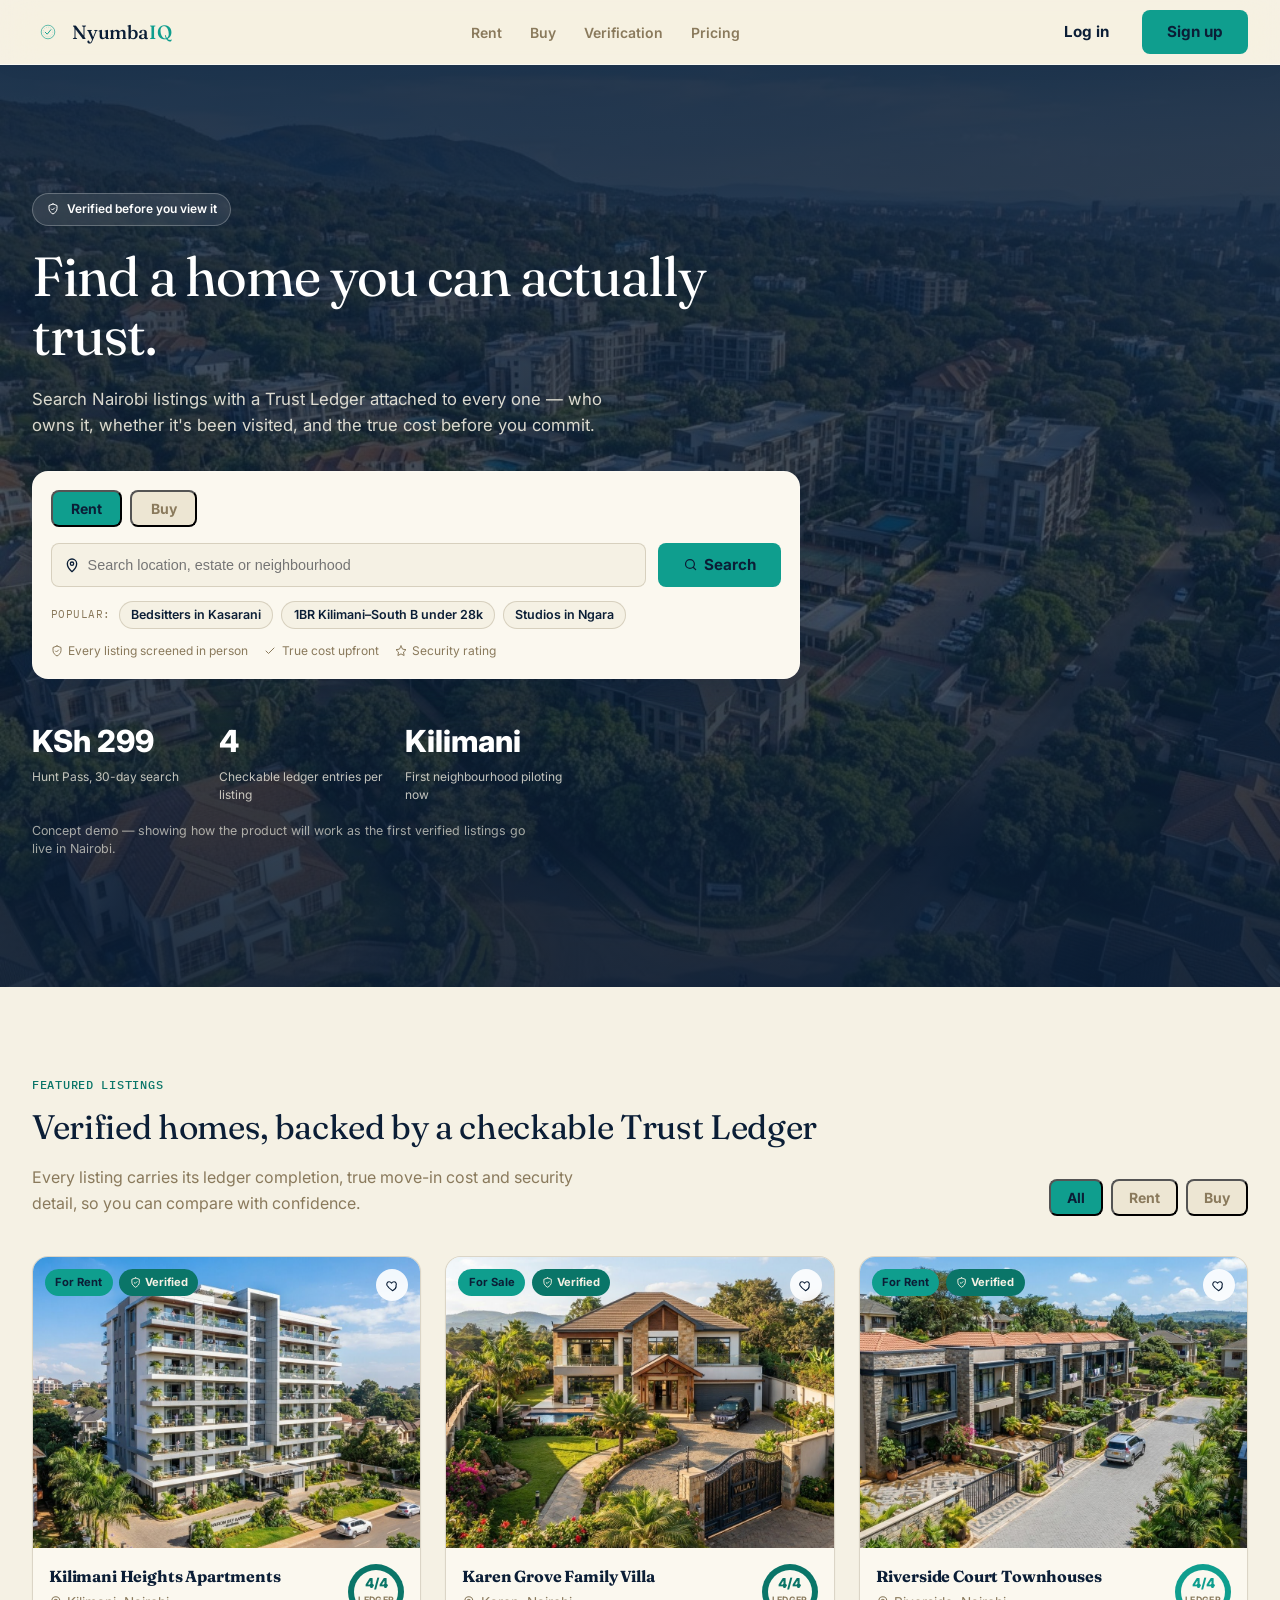
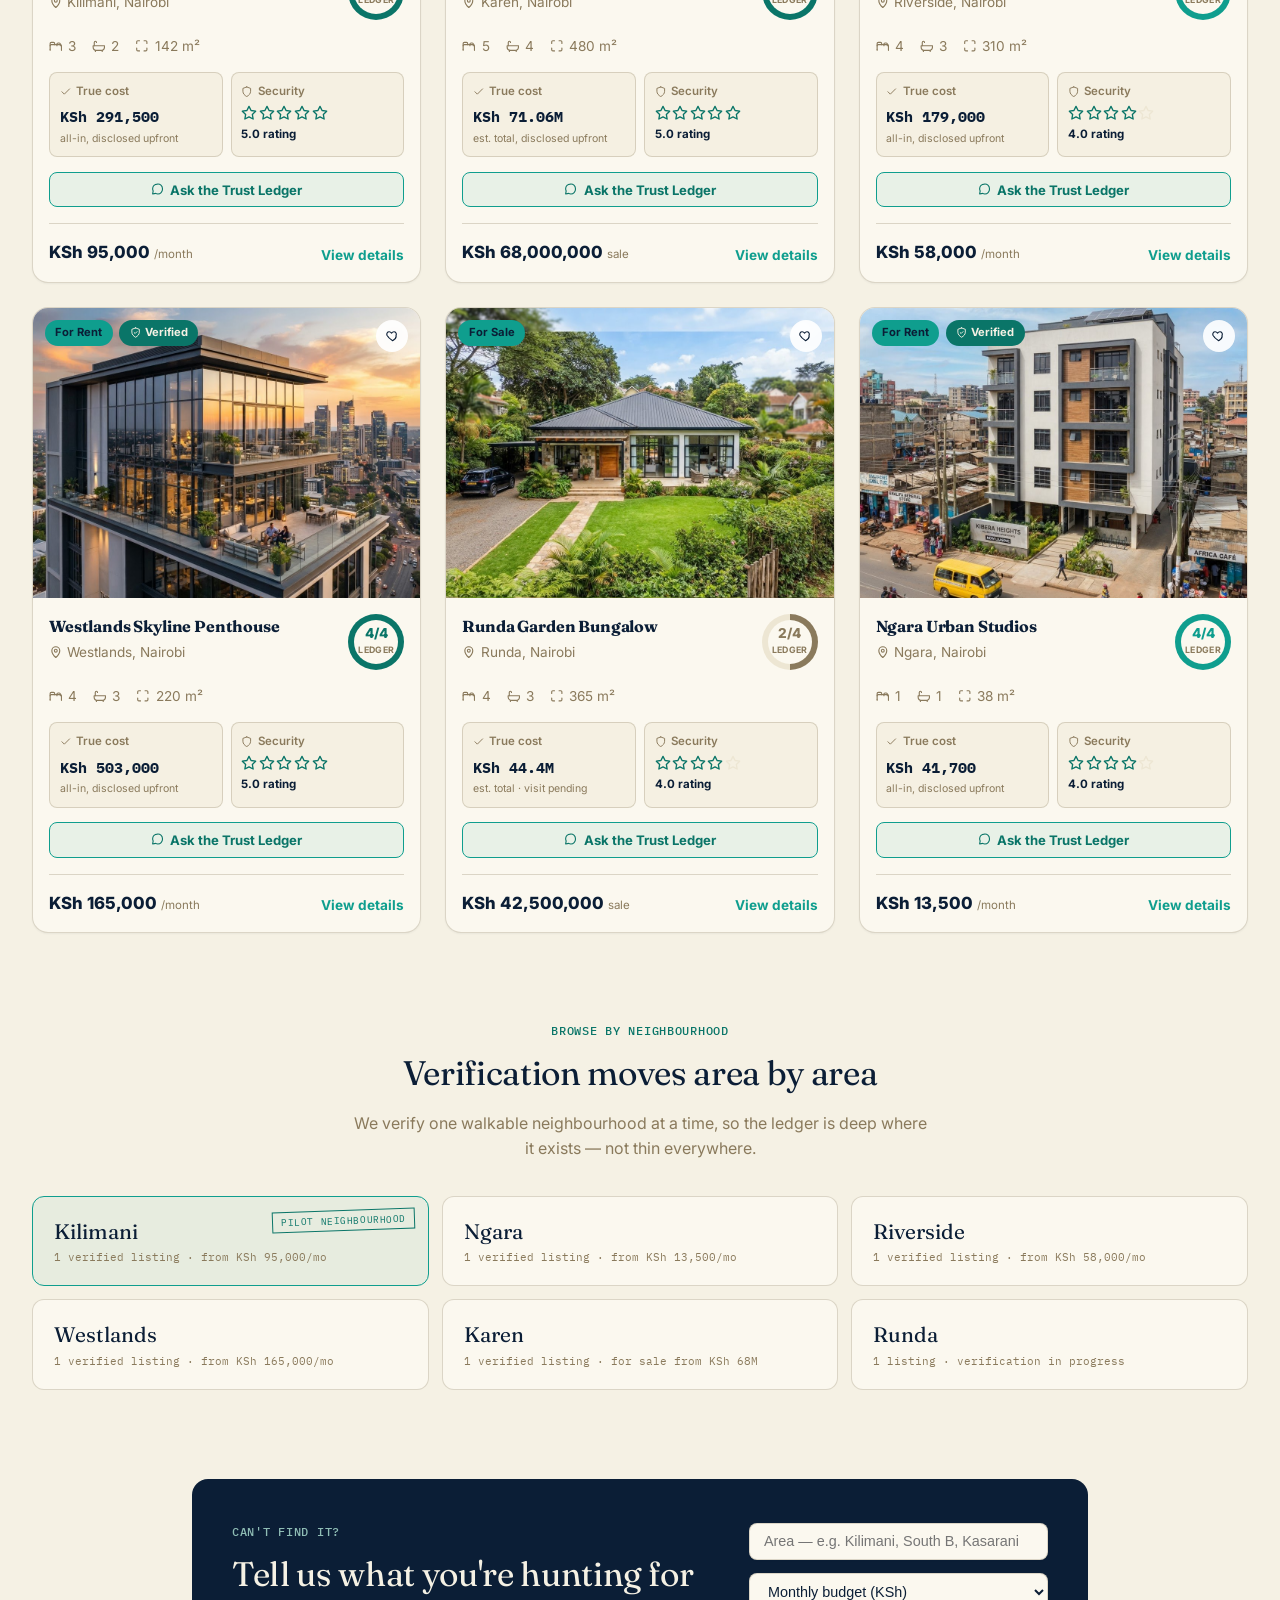
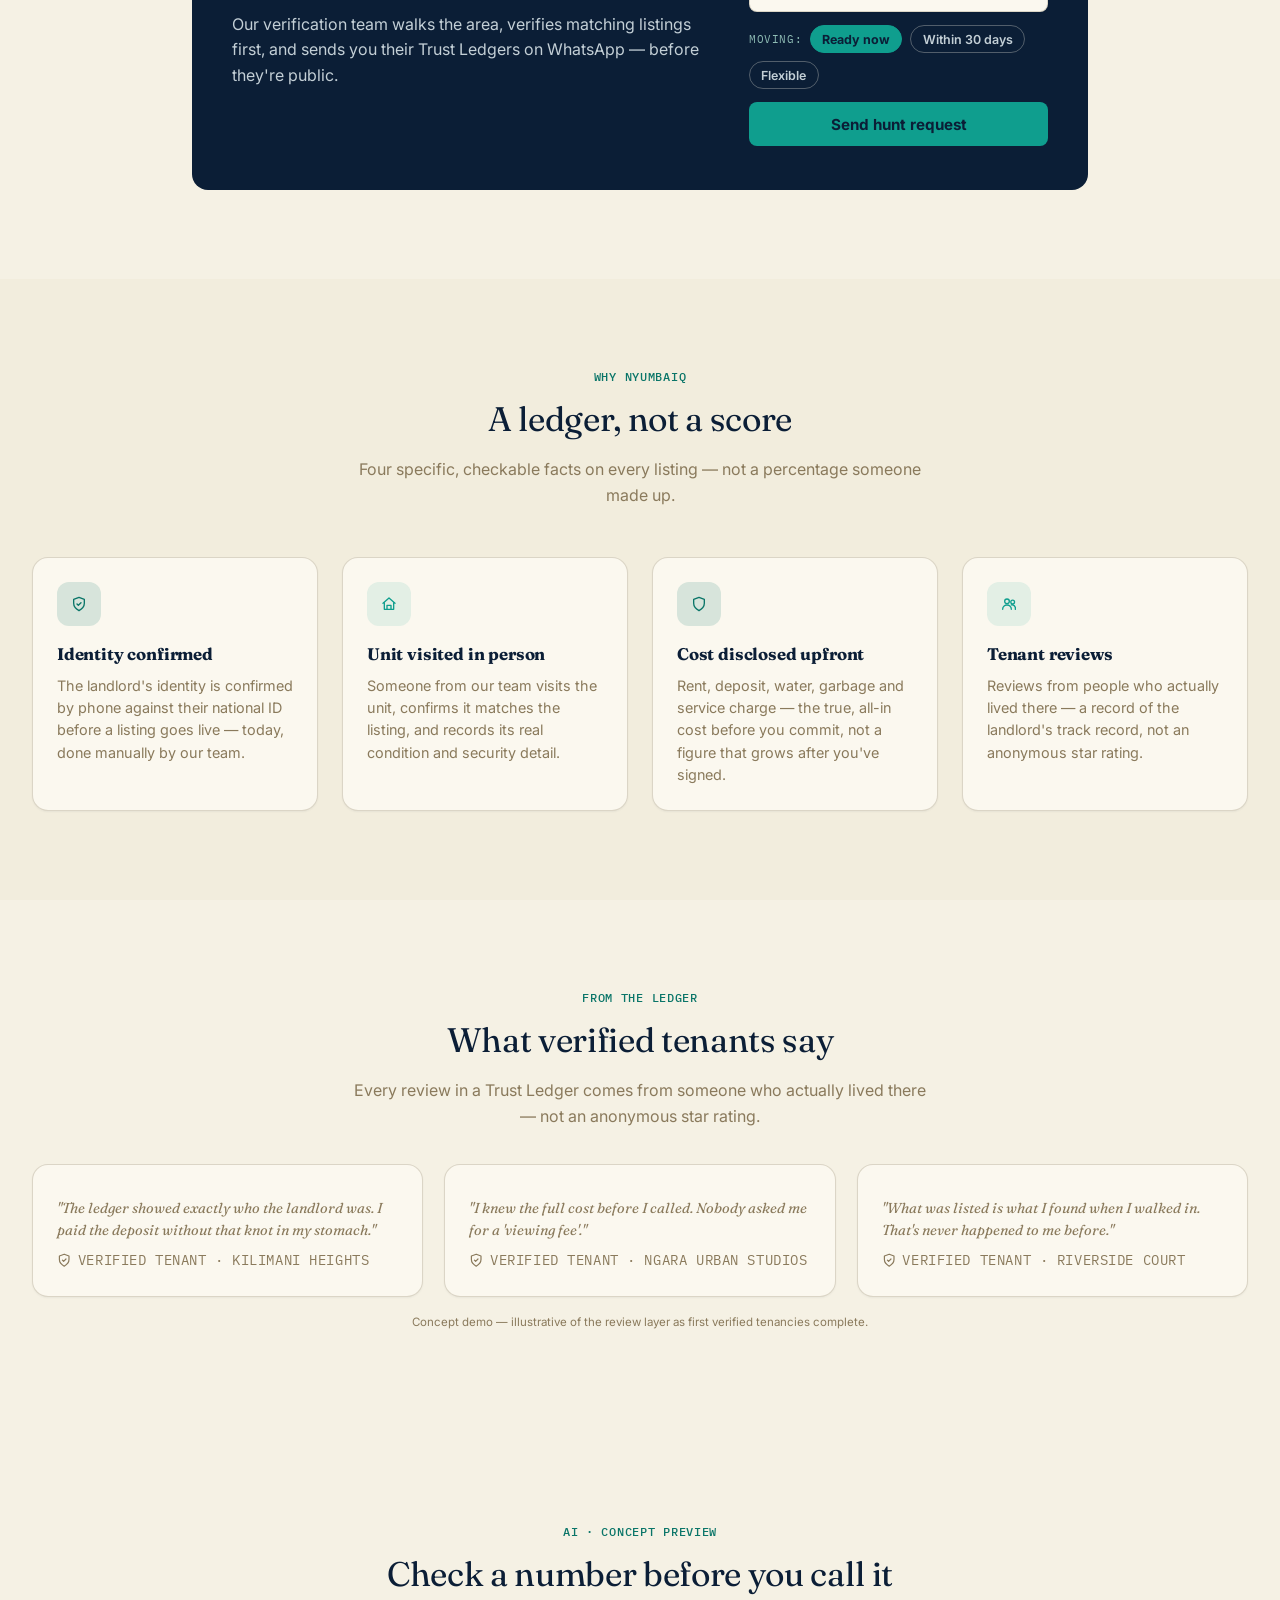
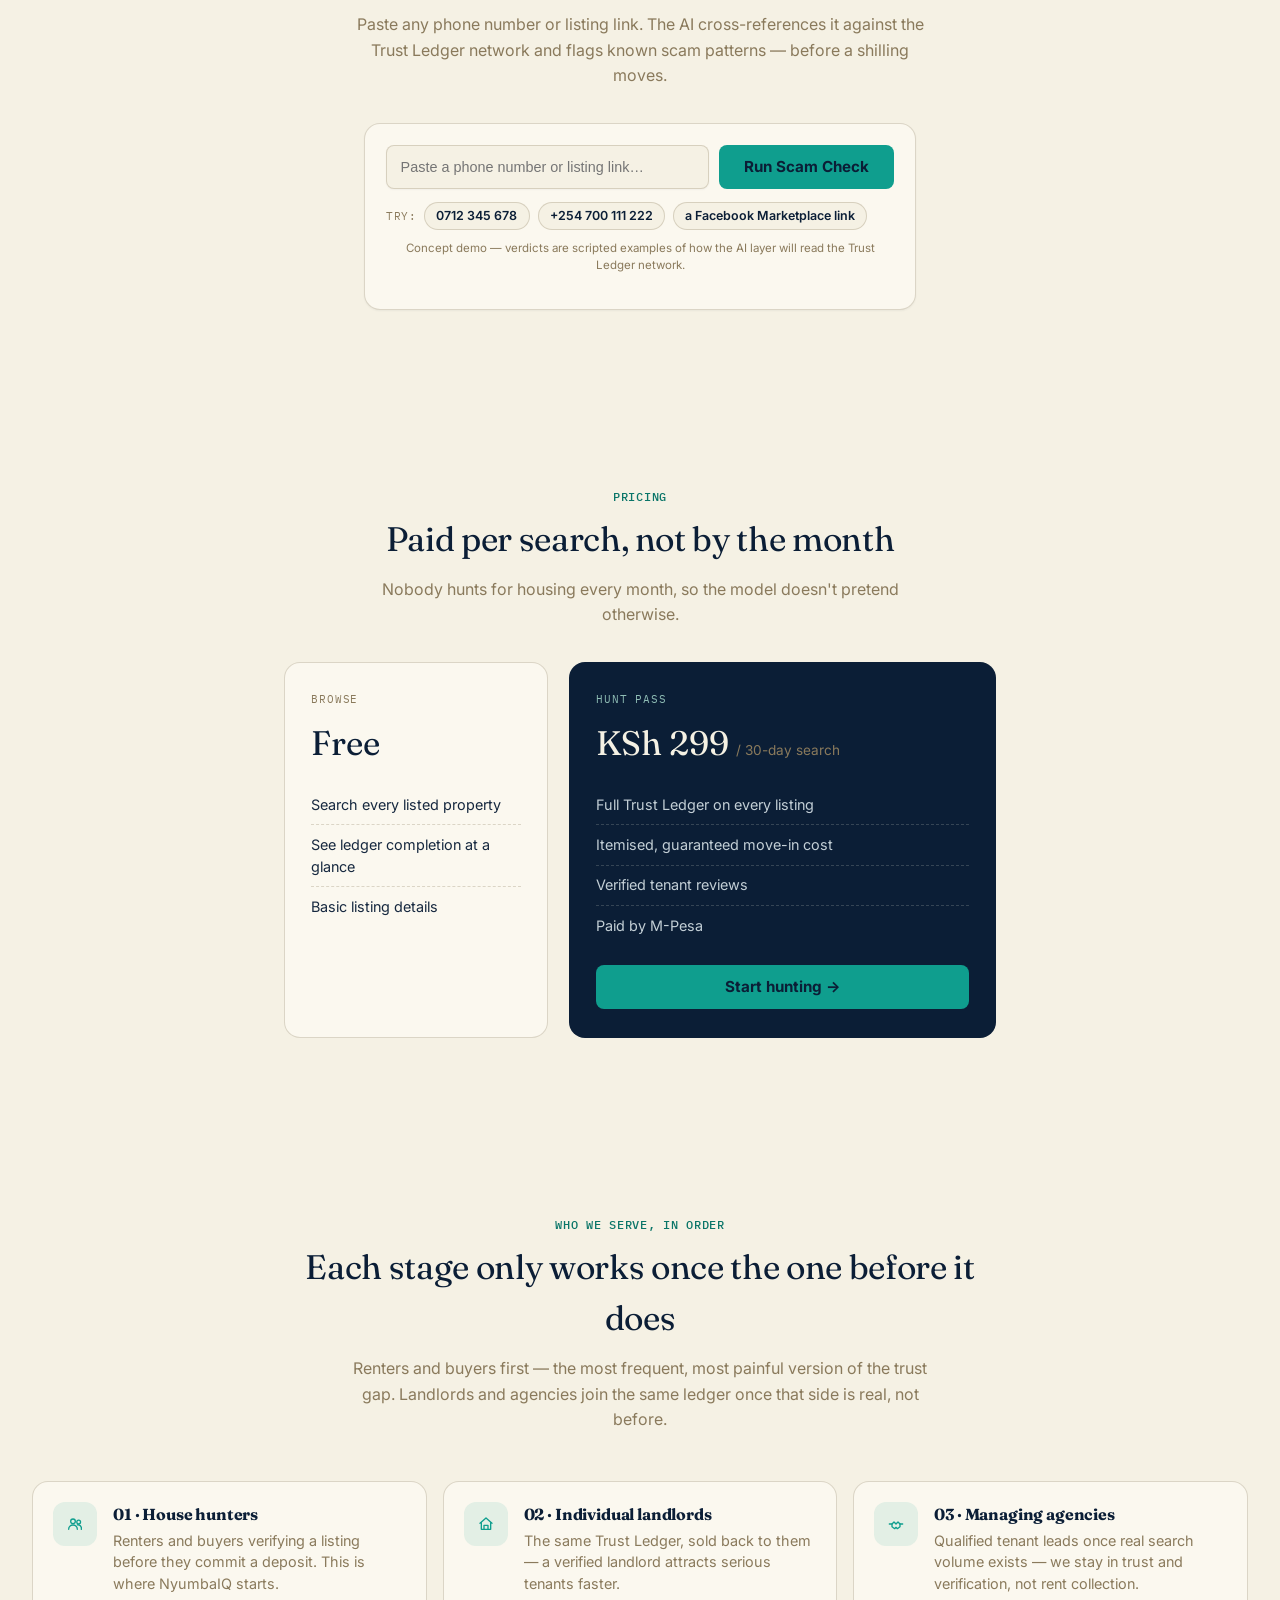
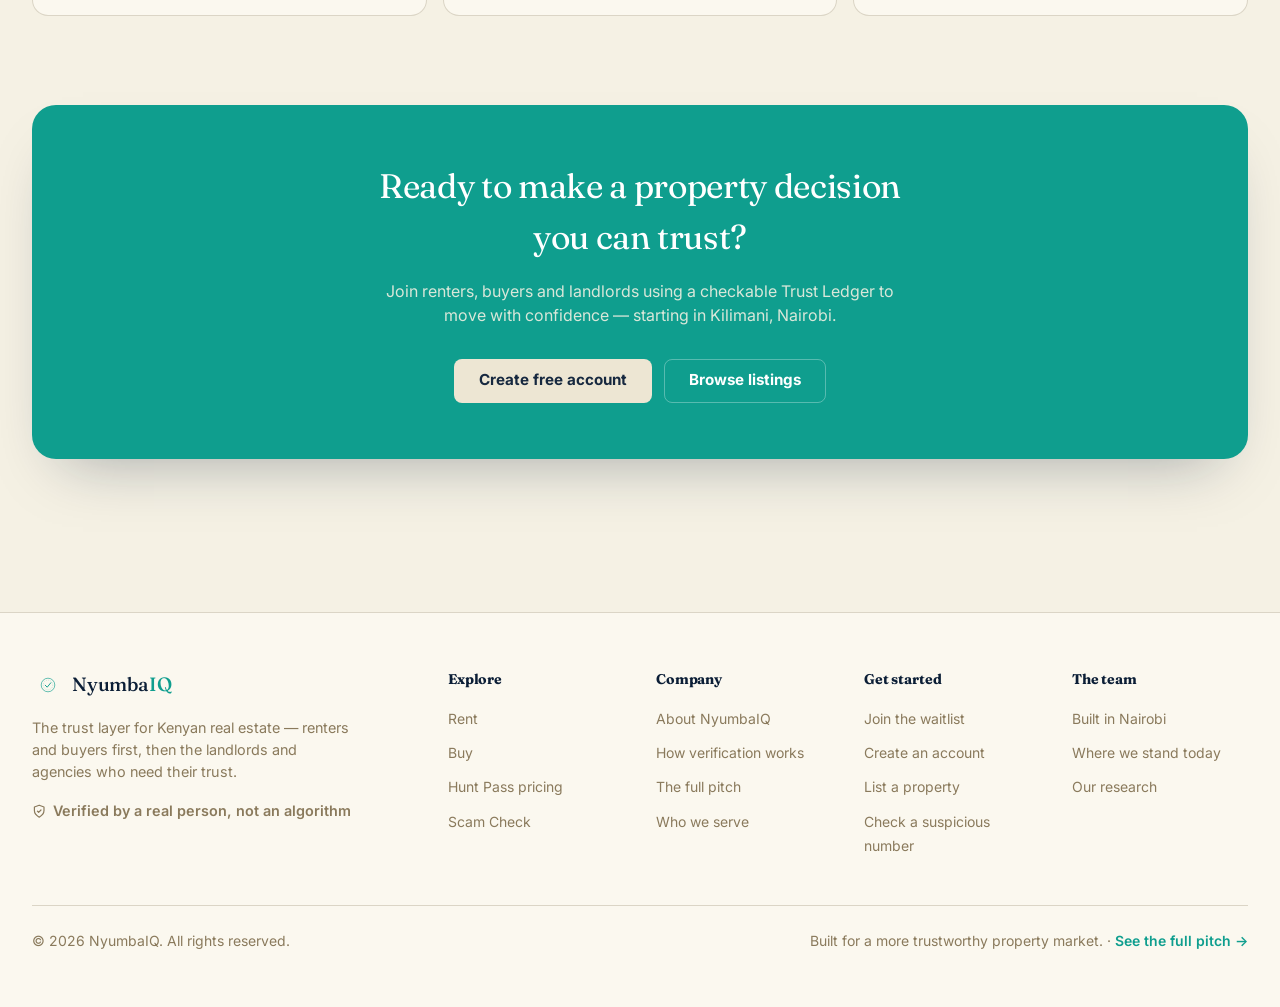
<file: app.html>
<!DOCTYPE html>
<html lang="en">
<head>
<meta charset="UTF-8" />
<meta name="viewport" content="width=device-width, initial-scale=1.0" />
<title>NyumbaIQ — Verified Property, Trusted Decisions</title>
<meta name="description" content="NyumbaIQ connects renters, landlords and agencies with listings backed by a checkable Trust Ledger — identity confirmed, unit visited in person, true cost disclosed upfront." />
<link rel="icon" type="image/svg+xml" href="assets/favicon.svg">
<link rel="preconnect" href="https://fonts.googleapis.com">
<link rel="preconnect" href="https://fonts.gstatic.com" crossorigin>
<link href="https://fonts.googleapis.com/css2?family=Fraunces:opsz,wght@9..144,300;9..144,400;9..144,500;9..144,600&family=Inter:wght@400;500;600;700&family=IBM+Plex+Mono:wght@400;500&display=swap" rel="stylesheet">
<link rel="stylesheet" href="assets/css/app.css">
</head>
<body>

<!-- ============ GLASS HEADER ============ -->
<header class="app-nav">
  <div class="app-nav-inner">
    <a href="index.html" class="brand">
      <span class="brand-mark"><svg class="icon" width="26" height="26"><use href="assets/app/icons.svg#logo"/></svg></span>
      <span class="brand-name">Nyumba<span>IQ</span></span>
    </a>

    <nav class="nav-links">
      <a href="#listings">Rent</a>
      <a href="#listings">Buy</a>
      <a href="#trust">Verification</a>
      <a href="#pricing">Pricing</a>
    </nav>

    <div class="nav-actions">
      <a href="auth.html" class="btn btn-ghost btn-lg">Log in</a>
      <a href="auth.html" class="btn btn-primary btn-lg">Sign up</a>
    </div>

    <button class="btn btn-outline btn-icon nav-toggle" id="nav-toggle" aria-label="Toggle menu">
      <svg class="icon" width="18" height="18"><use href="assets/app/icons.svg#menu"/></svg>
    </button>
  </div>

  <div class="mobile-menu" id="mobile-menu">
    <div class="mobile-menu-inner">
      <a class="nav-item" href="#listings">Rent</a>
      <a class="nav-item" href="#listings">Buy</a>
      <a class="nav-item" href="#trust">Verification</a>
      <a class="nav-item" href="#pricing">Pricing</a>
      <div class="mobile-actions">
        <a href="auth.html" class="btn btn-outline btn-lg">Log in</a>
        <a href="auth.html" class="btn btn-primary btn-lg">Sign up</a>
      </div>
      <p class="mobile-verified">
        <svg class="icon" width="14" height="14"><use href="assets/app/icons.svg#shield-check"/></svg>
        Trust Ledger-verified listings
      </p>
    </div>
  </div>
</header>

<!-- ============ HERO ============ -->
<section class="hero">
  <div class="hero-bg">
    <img src="assets/app/hero-property.jpg" alt="Aerial view of a modern verified residential neighbourhood" loading="eager" fetchpriority="high">
  </div>
  <div class="hero-inner">
    <div class="hero-content">
      <span class="hero-badge">
        <svg class="icon" width="14" height="14"><use href="assets/app/icons.svg#shield-check"/></svg>
        Verified before you view it
      </span>
      <h1>Find a home you can actually trust.</h1>
      <p class="hero-sub">Search Nairobi listings with a Trust Ledger attached to every one — who owns it, whether it's been visited, and the true cost before you commit.</p>
    </div>

    <div class="search-card">
      <div class="search-tabs">
        <button class="search-tab active" data-tab="rent">Rent</button>
        <button class="search-tab" data-tab="buy">Buy</button>
      </div>
      <div class="search-row">
        <div class="search-input">
          <svg class="icon" width="16" height="16"><use href="assets/app/icons.svg#map-pin"/></svg>
          <input type="text" id="search-location" placeholder="Search location, estate or neighbourhood">
        </div>
        <button class="btn btn-primary btn-lg">
          <svg class="icon" width="16" height="16"><use href="assets/app/icons.svg#search"/></svg>
          Search
        </button>
      </div>
      <div class="popular-searches">
        <span class="ps-label">Popular:</span>
        <button type="button" class="ps-chip" data-search="Bedsitters in Kasarani">Bedsitters in Kasarani</button>
        <button type="button" class="ps-chip" data-search="1BR Kilimani – South B under KSh 28,000">1BR Kilimani–South B under 28k</button>
        <button type="button" class="ps-chip" data-search="Studios in Ngara">Studios in Ngara</button>
      </div>
      <div class="search-badges">
        <span><svg class="icon" width="14" height="14"><use href="assets/app/icons.svg#shield-check"/></svg> Every listing screened in person</span>
        <span><svg class="icon" width="14" height="14"><use href="assets/app/icons.svg#check"/></svg> True cost upfront</span>
        <span><svg class="icon" width="14" height="14"><use href="assets/app/icons.svg#star"/></svg> Security rating</span>
      </div>
    </div>

    <dl class="hero-stats">
      <div class="hero-stat"><dd>KSh 299</dd><p>Hunt Pass, 30-day search</p></div>
      <div class="hero-stat"><dd>4</dd><p>Checkable ledger entries per listing</p></div>
      <div class="hero-stat"><dd>Kilimani</dd><p>First neighbourhood piloting now</p></div>
    </dl>
    <p style="margin-top:18px; font-size:0.78rem; color:rgba(245,241,228,65%); max-width:32rem;">Concept demo — showing how the product will work as the first verified listings go live in Nairobi.</p>
  </div>
</section>

<!-- ============ LISTINGS ============ -->
<section class="section" id="listings">
  <div class="section-head-row reveal">
    <div>
      <p class="eyebrow-label">Featured listings</p>
      <h2>Verified homes, backed by a checkable Trust Ledger</h2>
      <p class="section-desc">Every listing carries its ledger completion, true move-in cost and security detail, so you can compare with confidence.</p>
    </div>
    <div class="filter-row">
      <button class="filter-pill active" data-filter="all">All</button>
      <button class="filter-pill" data-filter="rent">Rent</button>
      <button class="filter-pill" data-filter="buy">Buy</button>
    </div>
  </div>

  <div class="property-grid reveal-stagger" id="property-grid">

    <article class="property-card" data-listing="rent">
      <div class="property-media">
        <img src="assets/app/properties/modern-apartment.jpg" alt="Kilimani Heights Apartments" loading="lazy" decoding="async">
        <div class="property-badges">
          <span class="badge badge-listing">For Rent</span>
          <span class="badge badge-verified"><svg class="icon" width="12" height="12"><use href="assets/app/icons.svg#shield-check"/></svg> Verified</span>
        </div>
        <button class="save-btn" aria-label="Save property"><svg class="icon" width="15" height="15"><use href="assets/app/icons.svg#heart"/></svg></button>
      </div>
      <div class="property-body">
        <div class="property-top">
          <div>
            <h3 class="property-title">Kilimani Heights Apartments</h3>
            <p class="property-loc"><svg class="icon" width="13" height="13"><use href="assets/app/icons.svg#map-pin"/></svg> Kilimani, Nairobi</p>
          </div>
          <div class="trust-dial" style="background:conic-gradient(#0A7568 360deg, var(--muted) 0deg)">
            <div class="trust-dial-inner"><span class="trust-dial-num" style="color:#0A7568">4/4</span><span class="trust-dial-lbl">Ledger</span></div>
          </div>
        </div>
        <div class="property-specs">
          <span><svg class="icon" width="15" height="15"><use href="assets/app/icons.svg#bed"/></svg> 3</span>
          <span><svg class="icon" width="15" height="15"><use href="assets/app/icons.svg#bath"/></svg> 2</span>
          <span><svg class="icon" width="15" height="15"><use href="assets/app/icons.svg#maximize"/></svg> 142 m²</span>
        </div>
        <div class="property-metrics">
          <div class="metric-box">
            <p class="metric-label"><svg class="icon" width="12" height="12"><use href="assets/app/icons.svg#check"/></svg> True cost</p>
            <p class="metric-amt">KSh 291,500</p>
            <p class="metric-sub">all-in, disclosed upfront</p>
          </div>
          <div class="metric-box">
            <p class="metric-label"><svg class="icon" width="12" height="12"><use href="assets/app/icons.svg#shield"/></svg> Security</p>
            <div class="stars">
              <svg class="icon star" style="color:#0A7568"><use href="assets/app/icons.svg#star"/></svg>
              <svg class="icon star" style="color:#0A7568"><use href="assets/app/icons.svg#star"/></svg>
              <svg class="icon star" style="color:#0A7568"><use href="assets/app/icons.svg#star"/></svg>
              <svg class="icon star" style="color:#0A7568"><use href="assets/app/icons.svg#star"/></svg>
              <svg class="icon star" style="color:#0A7568"><use href="assets/app/icons.svg#star"/></svg>
            </div>
            <p class="metric-value">5.0 rating</p>
          </div>
        </div>
        <button type="button" class="ledger-chat-btn" data-property="kilimani-heights">
          <svg class="icon" width="15" height="15"><use href="assets/app/icons.svg#chat"/></svg> Ask the Trust Ledger
        </button>
        <div class="property-price-row">
          <div><span class="property-price">KSh 95,000</span><span class="property-price-note">/month</span></div>
          <a href="#" class="property-link" data-property="kilimani-heights">View details</a>
        </div>
      </div>
    </article>

    <article class="property-card" data-listing="buy">
      <div class="property-media">
        <img src="assets/app/properties/suburban-villa.jpg" alt="Karen Grove Family Villa" loading="lazy" decoding="async">
        <div class="property-badges">
          <span class="badge badge-listing">For Sale</span>
          <span class="badge badge-verified"><svg class="icon" width="12" height="12"><use href="assets/app/icons.svg#shield-check"/></svg> Verified</span>
        </div>
        <button class="save-btn" aria-label="Save property"><svg class="icon" width="15" height="15"><use href="assets/app/icons.svg#heart"/></svg></button>
      </div>
      <div class="property-body">
        <div class="property-top">
          <div>
            <h3 class="property-title">Karen Grove Family Villa</h3>
            <p class="property-loc"><svg class="icon" width="13" height="13"><use href="assets/app/icons.svg#map-pin"/></svg> Karen, Nairobi</p>
          </div>
          <div class="trust-dial" style="background:conic-gradient(#0A7568 360deg, var(--muted) 0deg)">
            <div class="trust-dial-inner"><span class="trust-dial-num" style="color:#0A7568">4/4</span><span class="trust-dial-lbl">Ledger</span></div>
          </div>
        </div>
        <div class="property-specs">
          <span><svg class="icon" width="15" height="15"><use href="assets/app/icons.svg#bed"/></svg> 5</span>
          <span><svg class="icon" width="15" height="15"><use href="assets/app/icons.svg#bath"/></svg> 4</span>
          <span><svg class="icon" width="15" height="15"><use href="assets/app/icons.svg#maximize"/></svg> 480 m²</span>
        </div>
        <div class="property-metrics">
          <div class="metric-box">
            <p class="metric-label"><svg class="icon" width="12" height="12"><use href="assets/app/icons.svg#check"/></svg> True cost</p>
            <p class="metric-amt">KSh 71.06M</p>
            <p class="metric-sub">est. total, disclosed upfront</p>
          </div>
          <div class="metric-box">
            <p class="metric-label"><svg class="icon" width="12" height="12"><use href="assets/app/icons.svg#shield"/></svg> Security</p>
            <div class="stars">
              <svg class="icon star" style="color:#0A7568"><use href="assets/app/icons.svg#star"/></svg>
              <svg class="icon star" style="color:#0A7568"><use href="assets/app/icons.svg#star"/></svg>
              <svg class="icon star" style="color:#0A7568"><use href="assets/app/icons.svg#star"/></svg>
              <svg class="icon star" style="color:#0A7568"><use href="assets/app/icons.svg#star"/></svg>
              <svg class="icon star" style="color:#0A7568"><use href="assets/app/icons.svg#star"/></svg>
            </div>
            <p class="metric-value">5.0 rating</p>
          </div>
        </div>
        <button type="button" class="ledger-chat-btn" data-property="karen-grove-villa">
          <svg class="icon" width="15" height="15"><use href="assets/app/icons.svg#chat"/></svg> Ask the Trust Ledger
        </button>
        <div class="property-price-row">
          <div><span class="property-price">KSh 68,000,000</span><span class="property-price-note">sale</span></div>
          <a href="#" class="property-link" data-property="karen-grove-villa">View details</a>
        </div>
      </div>
    </article>

    <article class="property-card" data-listing="rent">
      <div class="property-media">
        <img src="assets/app/properties/gated-townhouse.jpg" alt="Riverside Court Townhouses" loading="lazy" decoding="async">
        <div class="property-badges">
          <span class="badge badge-listing">For Rent</span>
          <span class="badge badge-verified"><svg class="icon" width="12" height="12"><use href="assets/app/icons.svg#shield-check"/></svg> Verified</span>
        </div>
        <button class="save-btn" aria-label="Save property"><svg class="icon" width="15" height="15"><use href="assets/app/icons.svg#heart"/></svg></button>
      </div>
      <div class="property-body">
        <div class="property-top">
          <div>
            <h3 class="property-title">Riverside Court Townhouses</h3>
            <p class="property-loc"><svg class="icon" width="13" height="13"><use href="assets/app/icons.svg#map-pin"/></svg> Riverside, Nairobi</p>
          </div>
          <div class="trust-dial" style="background:conic-gradient(#0F9E8E 360deg, var(--muted) 0deg)">
            <div class="trust-dial-inner"><span class="trust-dial-num" style="color:#0F9E8E">4/4</span><span class="trust-dial-lbl">Ledger</span></div>
          </div>
        </div>
        <div class="property-specs">
          <span><svg class="icon" width="15" height="15"><use href="assets/app/icons.svg#bed"/></svg> 4</span>
          <span><svg class="icon" width="15" height="15"><use href="assets/app/icons.svg#bath"/></svg> 3</span>
          <span><svg class="icon" width="15" height="15"><use href="assets/app/icons.svg#maximize"/></svg> 310 m²</span>
        </div>
        <div class="property-metrics">
          <div class="metric-box">
            <p class="metric-label"><svg class="icon" width="12" height="12"><use href="assets/app/icons.svg#check"/></svg> True cost</p>
            <p class="metric-amt">KSh 179,000</p>
            <p class="metric-sub">all-in, disclosed upfront</p>
          </div>
          <div class="metric-box">
            <p class="metric-label"><svg class="icon" width="12" height="12"><use href="assets/app/icons.svg#shield"/></svg> Security</p>
            <div class="stars">
              <svg class="icon star" style="color:#0A7568"><use href="assets/app/icons.svg#star"/></svg>
              <svg class="icon star" style="color:#0A7568"><use href="assets/app/icons.svg#star"/></svg>
              <svg class="icon star" style="color:#0A7568"><use href="assets/app/icons.svg#star"/></svg>
              <svg class="icon star" style="color:#0A7568"><use href="assets/app/icons.svg#star"/></svg>
              <svg class="icon star" style="color:var(--muted)"><use href="assets/app/icons.svg#star"/></svg>
            </div>
            <p class="metric-value">4.0 rating</p>
          </div>
        </div>
        <button type="button" class="ledger-chat-btn" data-property="riverside-townhouse">
          <svg class="icon" width="15" height="15"><use href="assets/app/icons.svg#chat"/></svg> Ask the Trust Ledger
        </button>
        <div class="property-price-row">
          <div><span class="property-price">KSh 58,000</span><span class="property-price-note">/month</span></div>
          <a href="#" class="property-link" data-property="riverside-townhouse">View details</a>
        </div>
      </div>
    </article>

    <article class="property-card" data-listing="rent">
      <div class="property-media">
        <img src="assets/app/properties/city-penthouse.jpg" alt="Westlands Skyline Penthouse" loading="lazy" decoding="async">
        <div class="property-badges">
          <span class="badge badge-listing">For Rent</span>
          <span class="badge badge-verified"><svg class="icon" width="12" height="12"><use href="assets/app/icons.svg#shield-check"/></svg> Verified</span>
        </div>
        <button class="save-btn" aria-label="Save property"><svg class="icon" width="15" height="15"><use href="assets/app/icons.svg#heart"/></svg></button>
      </div>
      <div class="property-body">
        <div class="property-top">
          <div>
            <h3 class="property-title">Westlands Skyline Penthouse</h3>
            <p class="property-loc"><svg class="icon" width="13" height="13"><use href="assets/app/icons.svg#map-pin"/></svg> Westlands, Nairobi</p>
          </div>
          <div class="trust-dial" style="background:conic-gradient(#0A7568 360deg, var(--muted) 0deg)">
            <div class="trust-dial-inner"><span class="trust-dial-num" style="color:#0A7568">4/4</span><span class="trust-dial-lbl">Ledger</span></div>
          </div>
        </div>
        <div class="property-specs">
          <span><svg class="icon" width="15" height="15"><use href="assets/app/icons.svg#bed"/></svg> 4</span>
          <span><svg class="icon" width="15" height="15"><use href="assets/app/icons.svg#bath"/></svg> 3</span>
          <span><svg class="icon" width="15" height="15"><use href="assets/app/icons.svg#maximize"/></svg> 220 m²</span>
        </div>
        <div class="property-metrics">
          <div class="metric-box">
            <p class="metric-label"><svg class="icon" width="12" height="12"><use href="assets/app/icons.svg#check"/></svg> True cost</p>
            <p class="metric-amt">KSh 503,000</p>
            <p class="metric-sub">all-in, disclosed upfront</p>
          </div>
          <div class="metric-box">
            <p class="metric-label"><svg class="icon" width="12" height="12"><use href="assets/app/icons.svg#shield"/></svg> Security</p>
            <div class="stars">
              <svg class="icon star" style="color:#0A7568"><use href="assets/app/icons.svg#star"/></svg>
              <svg class="icon star" style="color:#0A7568"><use href="assets/app/icons.svg#star"/></svg>
              <svg class="icon star" style="color:#0A7568"><use href="assets/app/icons.svg#star"/></svg>
              <svg class="icon star" style="color:#0A7568"><use href="assets/app/icons.svg#star"/></svg>
              <svg class="icon star" style="color:#0A7568"><use href="assets/app/icons.svg#star"/></svg>
            </div>
            <p class="metric-value">5.0 rating</p>
          </div>
        </div>
        <button type="button" class="ledger-chat-btn" data-property="westlands-penthouse">
          <svg class="icon" width="15" height="15"><use href="assets/app/icons.svg#chat"/></svg> Ask the Trust Ledger
        </button>
        <div class="property-price-row">
          <div><span class="property-price">KSh 165,000</span><span class="property-price-note">/month</span></div>
          <a href="#" class="property-link" data-property="westlands-penthouse">View details</a>
        </div>
      </div>
    </article>

    <article class="property-card" data-listing="buy">
      <div class="property-media">
        <img src="assets/app/properties/garden-bungalow.jpg" alt="Runda Garden Bungalow" loading="lazy" decoding="async">
        <div class="property-badges">
          <span class="badge badge-listing">For Sale</span>
        </div>
        <button class="save-btn" aria-label="Save property"><svg class="icon" width="15" height="15"><use href="assets/app/icons.svg#heart"/></svg></button>
      </div>
      <div class="property-body">
        <div class="property-top">
          <div>
            <h3 class="property-title">Runda Garden Bungalow</h3>
            <p class="property-loc"><svg class="icon" width="13" height="13"><use href="assets/app/icons.svg#map-pin"/></svg> Runda, Nairobi</p>
          </div>
          <div class="trust-dial" style="background:conic-gradient(var(--muted-foreground) 180deg, var(--muted) 0deg)">
            <div class="trust-dial-inner"><span class="trust-dial-num" style="color:var(--muted-foreground)">2/4</span><span class="trust-dial-lbl">Ledger</span></div>
          </div>
        </div>
        <div class="property-specs">
          <span><svg class="icon" width="15" height="15"><use href="assets/app/icons.svg#bed"/></svg> 4</span>
          <span><svg class="icon" width="15" height="15"><use href="assets/app/icons.svg#bath"/></svg> 3</span>
          <span><svg class="icon" width="15" height="15"><use href="assets/app/icons.svg#maximize"/></svg> 365 m²</span>
        </div>
        <div class="property-metrics">
          <div class="metric-box">
            <p class="metric-label"><svg class="icon" width="12" height="12"><use href="assets/app/icons.svg#check"/></svg> True cost</p>
            <p class="metric-amt">KSh 44.4M</p>
            <p class="metric-sub">est. total · visit pending</p>
          </div>
          <div class="metric-box">
            <p class="metric-label"><svg class="icon" width="12" height="12"><use href="assets/app/icons.svg#shield"/></svg> Security</p>
            <div class="stars">
              <svg class="icon star" style="color:#0A7568"><use href="assets/app/icons.svg#star"/></svg>
              <svg class="icon star" style="color:#0A7568"><use href="assets/app/icons.svg#star"/></svg>
              <svg class="icon star" style="color:#0A7568"><use href="assets/app/icons.svg#star"/></svg>
              <svg class="icon star" style="color:#0A7568"><use href="assets/app/icons.svg#star"/></svg>
              <svg class="icon star" style="color:var(--muted)"><use href="assets/app/icons.svg#star"/></svg>
            </div>
            <p class="metric-value">4.0 rating</p>
          </div>
        </div>
        <button type="button" class="ledger-chat-btn" data-property="runda-bungalow">
          <svg class="icon" width="15" height="15"><use href="assets/app/icons.svg#chat"/></svg> Ask the Trust Ledger
        </button>
        <div class="property-price-row">
          <div><span class="property-price">KSh 42,500,000</span><span class="property-price-note">sale</span></div>
          <a href="#" class="property-link" data-property="runda-bungalow">View details</a>
        </div>
      </div>
    </article>

    <article class="property-card" data-listing="rent">
      <div class="property-media">
        <img src="assets/app/properties/urban-studio.jpg" alt="Ngara Urban Studios" loading="lazy" decoding="async">
        <div class="property-badges">
          <span class="badge badge-listing">For Rent</span>
          <span class="badge badge-verified"><svg class="icon" width="12" height="12"><use href="assets/app/icons.svg#shield-check"/></svg> Verified</span>
        </div>
        <button class="save-btn" aria-label="Save property"><svg class="icon" width="15" height="15"><use href="assets/app/icons.svg#heart"/></svg></button>
      </div>
      <div class="property-body">
        <div class="property-top">
          <div>
            <h3 class="property-title">Ngara Urban Studios</h3>
            <p class="property-loc"><svg class="icon" width="13" height="13"><use href="assets/app/icons.svg#map-pin"/></svg> Ngara, Nairobi</p>
          </div>
          <div class="trust-dial" style="background:conic-gradient(#0F9E8E 360deg, var(--muted) 0deg)">
            <div class="trust-dial-inner"><span class="trust-dial-num" style="color:#0F9E8E">4/4</span><span class="trust-dial-lbl">Ledger</span></div>
          </div>
        </div>
        <div class="property-specs">
          <span><svg class="icon" width="15" height="15"><use href="assets/app/icons.svg#bed"/></svg> 1</span>
          <span><svg class="icon" width="15" height="15"><use href="assets/app/icons.svg#bath"/></svg> 1</span>
          <span><svg class="icon" width="15" height="15"><use href="assets/app/icons.svg#maximize"/></svg> 38 m²</span>
        </div>
        <div class="property-metrics">
          <div class="metric-box">
            <p class="metric-label"><svg class="icon" width="12" height="12"><use href="assets/app/icons.svg#check"/></svg> True cost</p>
            <p class="metric-amt">KSh 41,700</p>
            <p class="metric-sub">all-in, disclosed upfront</p>
          </div>
          <div class="metric-box">
            <p class="metric-label"><svg class="icon" width="12" height="12"><use href="assets/app/icons.svg#shield"/></svg> Security</p>
            <div class="stars">
              <svg class="icon star" style="color:#0A7568"><use href="assets/app/icons.svg#star"/></svg>
              <svg class="icon star" style="color:#0A7568"><use href="assets/app/icons.svg#star"/></svg>
              <svg class="icon star" style="color:#0A7568"><use href="assets/app/icons.svg#star"/></svg>
              <svg class="icon star" style="color:#0A7568"><use href="assets/app/icons.svg#star"/></svg>
              <svg class="icon star" style="color:var(--muted)"><use href="assets/app/icons.svg#star"/></svg>
            </div>
            <p class="metric-value">4.0 rating</p>
          </div>
        </div>
        <button type="button" class="ledger-chat-btn" data-property="ngara-studio">
          <svg class="icon" width="15" height="15"><use href="assets/app/icons.svg#chat"/></svg> Ask the Trust Ledger
        </button>
        <div class="property-price-row">
          <div><span class="property-price">KSh 13,500</span><span class="property-price-note">/month</span></div>
          <a href="#" class="property-link" data-property="ngara-studio">View details</a>
        </div>
      </div>
    </article>

  </div>
</section>

<!-- ============ BROWSE BY NEIGHBOURHOOD ============ -->
<section class="section" id="neighbourhoods" style="padding-top:0;">
  <div class="section-center reveal">
    <p class="eyebrow-label">Browse by neighbourhood</p>
    <h2>Verification moves area by area</h2>
    <p class="section-desc" style="margin-left:auto;margin-right:auto;">We verify one walkable neighbourhood at a time, so the ledger is deep where it exists — not thin everywhere.</p>
  </div>
  <div class="hood-grid reveal-stagger">
    <button type="button" class="hood-card pilot" data-search="Kilimani">
      <span class="hood-tag">Pilot neighbourhood</span>
      <span class="hood-name">Kilimani</span>
      <span class="hood-stat">1 verified listing · from KSh 95,000/mo</span>
    </button>
    <button type="button" class="hood-card" data-search="Ngara">
      <span class="hood-name">Ngara</span>
      <span class="hood-stat">1 verified listing · from KSh 13,500/mo</span>
    </button>
    <button type="button" class="hood-card" data-search="Riverside">
      <span class="hood-name">Riverside</span>
      <span class="hood-stat">1 verified listing · from KSh 58,000/mo</span>
    </button>
    <button type="button" class="hood-card" data-search="Westlands">
      <span class="hood-name">Westlands</span>
      <span class="hood-stat">1 verified listing · from KSh 165,000/mo</span>
    </button>
    <button type="button" class="hood-card" data-search="Karen">
      <span class="hood-name">Karen</span>
      <span class="hood-stat">1 verified listing · for sale from KSh 68M</span>
    </button>
    <button type="button" class="hood-card" data-search="Runda">
      <span class="hood-name">Runda</span>
      <span class="hood-stat">1 listing · verification in progress</span>
    </button>
  </div>
</section>

<!-- ============ HUNT REQUEST (scout concept) ============ -->
<section class="section" id="huntrequest" style="padding-top:0;">
  <div class="hunt-card reveal">
    <div class="hunt-copy">
      <p class="eyebrow-label">Can't find it?</p>
      <h2>Tell us what you're hunting for</h2>
      <p class="section-desc">Our verification team walks the area, verifies matching listings first, and sends you their Trust Ledgers on WhatsApp — before they're public.</p>
    </div>
    <form class="hunt-form" id="hunt-form" data-demo-form>
      <input type="text" class="field-input" id="hunt-area" placeholder="Area — e.g. Kilimani, South B, Kasarani">
      <select class="field-input" id="hunt-budget">
        <option value="" disabled selected>Monthly budget (KSh)</option>
        <option>Below 20,000</option>
        <option>20,000 – 40,000</option>
        <option>40,000 – 70,000</option>
        <option>Above 70,000</option>
      </select>
      <div class="hunt-timeline">
        <span class="ps-label">Moving:</span>
        <button type="button" class="ps-chip hunt-when active">Ready now</button>
        <button type="button" class="ps-chip hunt-when">Within 30 days</button>
        <button type="button" class="ps-chip hunt-when">Flexible</button>
      </div>
      <button type="submit" class="btn btn-primary btn-lg btn-block">Send hunt request</button>
      <p class="demo-note" id="hunt-confirm">Request received (demo). In the live product this goes straight to the verification team for your area — they verify matching listings and send you the Trust Ledgers on WhatsApp first.</p>
    </form>
  </div>
</section>

<!-- ============ TRUST PILLARS ============ -->
<section class="trust-band" id="trust">
  <div class="section">
    <div class="section-center reveal">
      <p class="eyebrow-label">Why NyumbaIQ</p>
      <h2>A ledger, not a score</h2>
      <p class="section-desc" style="margin-left:auto;margin-right:auto;">Four specific, checkable facts on every listing — not a percentage someone made up.</p>
    </div>
    <div class="pillar-grid reveal-stagger">
      <div class="pillar-card">
        <span class="pillar-icon accent"><svg class="icon" width="20" height="20"><use href="assets/app/icons.svg#shield-check"/></svg></span>
        <h3>Identity confirmed</h3>
        <p>The landlord's identity is confirmed by phone against their national ID before a listing goes live — today, done manually by our team.</p>
      </div>
      <div class="pillar-card">
        <span class="pillar-icon primary"><svg class="icon" width="20" height="20"><use href="assets/app/icons.svg#home"/></svg></span>
        <h3>Unit visited in person</h3>
        <p>Someone from our team visits the unit, confirms it matches the listing, and records its real condition and security detail.</p>
      </div>
      <div class="pillar-card">
        <span class="pillar-icon accent"><svg class="icon" width="20" height="20"><use href="assets/app/icons.svg#shield"/></svg></span>
        <h3>Cost disclosed upfront</h3>
        <p>Rent, deposit, water, garbage and service charge — the true, all-in cost before you commit, not a figure that grows after you've signed.</p>
      </div>
      <div class="pillar-card">
        <span class="pillar-icon primary"><svg class="icon" width="20" height="20"><use href="assets/app/icons.svg#users"/></svg></span>
        <h3>Tenant reviews</h3>
        <p>Reviews from people who actually lived there — a record of the landlord's track record, not an anonymous star rating.</p>
      </div>
    </div>
  </div>
</section>

<!-- ============ TENANT VOICES ============ -->
<section class="section" id="voices">
  <div class="section-center reveal">
    <p class="eyebrow-label">From the ledger</p>
    <h2>What verified tenants say</h2>
    <p class="section-desc" style="margin-left:auto;margin-right:auto;">Every review in a Trust Ledger comes from someone who actually lived there — not an anonymous star rating.</p>
  </div>
  <div class="voices-grid reveal-stagger">
    <div class="voice-card pillar-card">
      <p class="voice-quote">"The ledger showed exactly who the landlord was. I paid the deposit without that knot in my stomach."</p>
      <p class="voice-who"><svg class="icon" width="13" height="13"><use href="assets/app/icons.svg#shield-check"/></svg> Verified tenant · Kilimani Heights</p>
    </div>
    <div class="voice-card pillar-card">
      <p class="voice-quote">"I knew the full cost before I called. Nobody asked me for a 'viewing fee'."</p>
      <p class="voice-who"><svg class="icon" width="13" height="13"><use href="assets/app/icons.svg#shield-check"/></svg> Verified tenant · Ngara Urban Studios</p>
    </div>
    <div class="voice-card pillar-card">
      <p class="voice-quote">"What was listed is what I found when I walked in. That's never happened to me before."</p>
      <p class="voice-who"><svg class="icon" width="13" height="13"><use href="assets/app/icons.svg#shield-check"/></svg> Verified tenant · Riverside Court</p>
    </div>
  </div>
  <p class="chat-foot-note" style="border:none; background:transparent; margin-top:0.5rem;">Concept demo — illustrative of the review layer as first verified tenancies complete.</p>
</section>

<!-- ============ AI SCAM CHECK (concept) ============ -->
<section class="section" id="scamcheck">
  <div class="section-center reveal">
    <p class="eyebrow-label">AI · Concept preview</p>
    <h2>Check a number before you call it</h2>
    <p class="section-desc" style="margin-left:auto;margin-right:auto;">Paste any phone number or listing link. The AI cross-references it against the Trust Ledger network and flags known scam patterns — before a shilling moves.</p>
  </div>
  <div class="scamcheck-card reveal">
    <div class="sc-input-row">
      <input type="text" id="sc-input" class="field-input" placeholder="Paste a phone number or listing link…">
      <button type="button" class="btn btn-primary btn-lg" id="sc-run">Run Scam Check</button>
    </div>
    <div class="sc-samples">
      <span class="ps-label">Try:</span>
      <button type="button" class="ps-chip sc-sample" data-sample="risk">0712 345 678</button>
      <button type="button" class="ps-chip sc-sample" data-sample="ok">+254 700 111 222</button>
      <button type="button" class="ps-chip sc-sample" data-sample="unknown">a Facebook Marketplace link</button>
    </div>
    <div class="sc-result" id="sc-result"></div>
    <p class="chat-foot-note" style="border-top:none; background:transparent;">Concept demo — verdicts are scripted examples of how the AI layer will read the Trust Ledger network.</p>
  </div>
</section>

<!-- ============ PRICING ============ -->
<section class="section" id="pricing">
  <div class="section-center reveal">
    <p class="eyebrow-label">Pricing</p>
    <h2>Paid per search, not by the month</h2>
    <p class="section-desc" style="margin-left:auto;margin-right:auto;">Nobody hunts for housing every month, so the model doesn't pretend otherwise.</p>
  </div>
  <div class="price-cards reveal">
    <div class="price-card">
      <p class="pc-eyebrow">Browse</p>
      <p class="pc-figure">Free</p>
      <ul>
        <li>Search every listed property</li>
        <li>See ledger completion at a glance</li>
        <li>Basic listing details</li>
      </ul>
    </div>
    <div class="price-card dark">
      <p class="pc-eyebrow">Hunt Pass</p>
      <p class="pc-figure">KSh 299 <small>/ 30-day search</small></p>
      <ul>
        <li>Full Trust Ledger on every listing</li>
        <li>Itemised, guaranteed move-in cost</li>
        <li>Verified tenant reviews</li>
        <li>Paid by M-Pesa</li>
      </ul>
      <button type="button" class="btn btn-primary btn-lg btn-block" style="margin-top:1.25rem;" onclick="document.getElementById('property-grid').scrollIntoView({behavior:'smooth'})">Start hunting →</button>
    </div>
  </div>
</section>

<!-- ============ ROLES ============ -->
<section class="section" id="roles">
  <div class="section-center reveal">
    <p class="eyebrow-label">Who we serve, in order</p>
    <h2>Each stage only works once the one before it does</h2>
    <p class="section-desc" style="margin-left:auto;margin-right:auto;">Renters and buyers first — the most frequent, most painful version of the trust gap. Landlords and agencies join the same ledger once that side is real, not before.</p>
  </div>
  <div class="role-grid reveal-stagger">
    <a href="auth.html" class="role-card">
      <span class="role-icon"><svg class="icon" width="20" height="20"><use href="assets/app/icons.svg#users"/></svg></span>
      <div><h3>01 · House hunters</h3><p>Renters and buyers verifying a listing before they commit a deposit. This is where NyumbaIQ starts.</p></div>
    </a>
    <a href="auth.html" class="role-card">
      <span class="role-icon"><svg class="icon" width="20" height="20"><use href="assets/app/icons.svg#home"/></svg></span>
      <div><h3>02 · Individual landlords</h3><p>The same Trust Ledger, sold back to them — a verified landlord attracts serious tenants faster.</p></div>
    </a>
    <a href="auth.html" class="role-card">
      <span class="role-icon"><svg class="icon" width="20" height="20"><use href="assets/app/icons.svg#handshake"/></svg></span>
      <div><h3>03 · Managing agencies</h3><p>Qualified tenant leads once real search volume exists — we stay in trust and verification, not rent collection.</p></div>
    </a>
  </div>
</section>

<!-- ============ CTA + FOOTER ============ -->
<section class="section" id="signup" style="padding-top:0">
  <div class="cta-banner reveal">
    <h2>Ready to make a property decision you can trust?</h2>
    <p>Join renters, buyers and landlords using a checkable Trust Ledger to move with confidence — starting in Kilimani, Nairobi.</p>
    <div class="cta-actions">
      <a href="auth.html" class="btn btn-secondary btn-lg">Create free account</a>
      <a href="#listings" class="btn btn-on-primary btn-lg">Browse listings</a>
    </div>
  </div>
</section>

<footer>
  <div class="footer-inner">
    <div class="footer-grid">
      <div class="footer-brand">
        <a href="index.html" class="brand">
          <span class="brand-mark"><svg class="icon" width="26" height="26"><use href="assets/app/icons.svg#logo"/></svg></span>
          <span class="brand-name">Nyumba<span>IQ</span></span>
        </a>
        <p>The trust layer for Kenyan real estate — renters and buyers first, then the landlords and agencies who need their trust.</p>
        <p class="footer-verified"><svg class="icon" width="15" height="15"><use href="assets/app/icons.svg#shield-check"/></svg> Verified by a real person, not an algorithm</p>
      </div>
      <div class="footer-col">
        <h3>Explore</h3>
        <ul><li><a href="#listings">Rent</a></li><li><a href="#listings">Buy</a></li><li><a href="#pricing">Hunt Pass pricing</a></li><li><a href="#scamcheck">Scam Check</a></li></ul>
      </div>
      <div class="footer-col">
        <h3>Company</h3>
        <ul><li><a href="index.html">About NyumbaIQ</a></li><li><a href="#trust">How verification works</a></li><li><a href="pitch.html">The full pitch</a></li><li><a href="#roles">Who we serve</a></li></ul>
      </div>
      <div class="footer-col">
        <h3>Get started</h3>
        <ul><li><a href="index.html#waitlist">Join the waitlist</a></li><li><a href="auth.html">Create an account</a></li><li><a href="auth.html">List a property</a></li><li><a href="#scamcheck">Check a suspicious number</a></li></ul>
      </div>
      <div class="footer-col">
        <h3>The team</h3>
        <ul><li><a href="index.html#team">Built in Nairobi</a></li><li><a href="pitch.html#traction">Where we stand today</a></li><li><a href="pitch.html#evidence">Our research</a></li></ul>
      </div>
    </div>
    <div class="footer-bottom">
      <p>© 2026 NyumbaIQ. All rights reserved.</p>
      <p>Built for a more trustworthy property market. · <a href="pitch.html" style="color:var(--primary);font-weight:600;">See the full pitch →</a></p>
    </div>
  </div>
</footer>

<!-- ============ LISTING DETAIL MODAL ============ -->
<div class="chat-overlay" id="detail-overlay">
  <div class="chat-modal">
    <div class="chat-modal-head">
      <div>
        <div class="chm-title" id="detail-title">Listing</div>
        <div class="chm-sub" id="detail-ref">Trust Ledger record</div>
      </div>
      <button type="button" class="chat-close-btn" id="detail-close" aria-label="Close details">
        <svg class="icon" width="16" height="16"><use href="assets/app/icons.svg#x"/></svg>
      </button>
    </div>
    <div class="detail-body" id="detail-body"></div>
    <p class="chat-foot-note">Concept demo — record structure shown with illustrative data.</p>
  </div>
</div>

<!-- ============ TRUST CHAT MODAL ============ -->
<div class="chat-overlay" id="chat-overlay">
  <div class="chat-modal">
    <div class="chat-modal-head">
      <div>
        <div class="chm-title" id="chat-title">Trust Ledger</div>
        <div class="chm-sub">Ask about this listing</div>
      </div>
      <button type="button" class="chat-close-btn" id="chat-close" aria-label="Close chat">
        <svg class="icon" width="16" height="16"><use href="assets/app/icons.svg#x"/></svg>
      </button>
    </div>
    <div class="chat-body" id="chat-body"></div>
    <div class="chat-chips" id="chat-chips"></div>
    <p class="chat-foot-note">Concept demo — answers are scripted from this listing's real ledger data, not a live AI backend.</p>
  </div>
</div>

<script src="assets/js/app.js"></script>
</body>
</html>
</file>
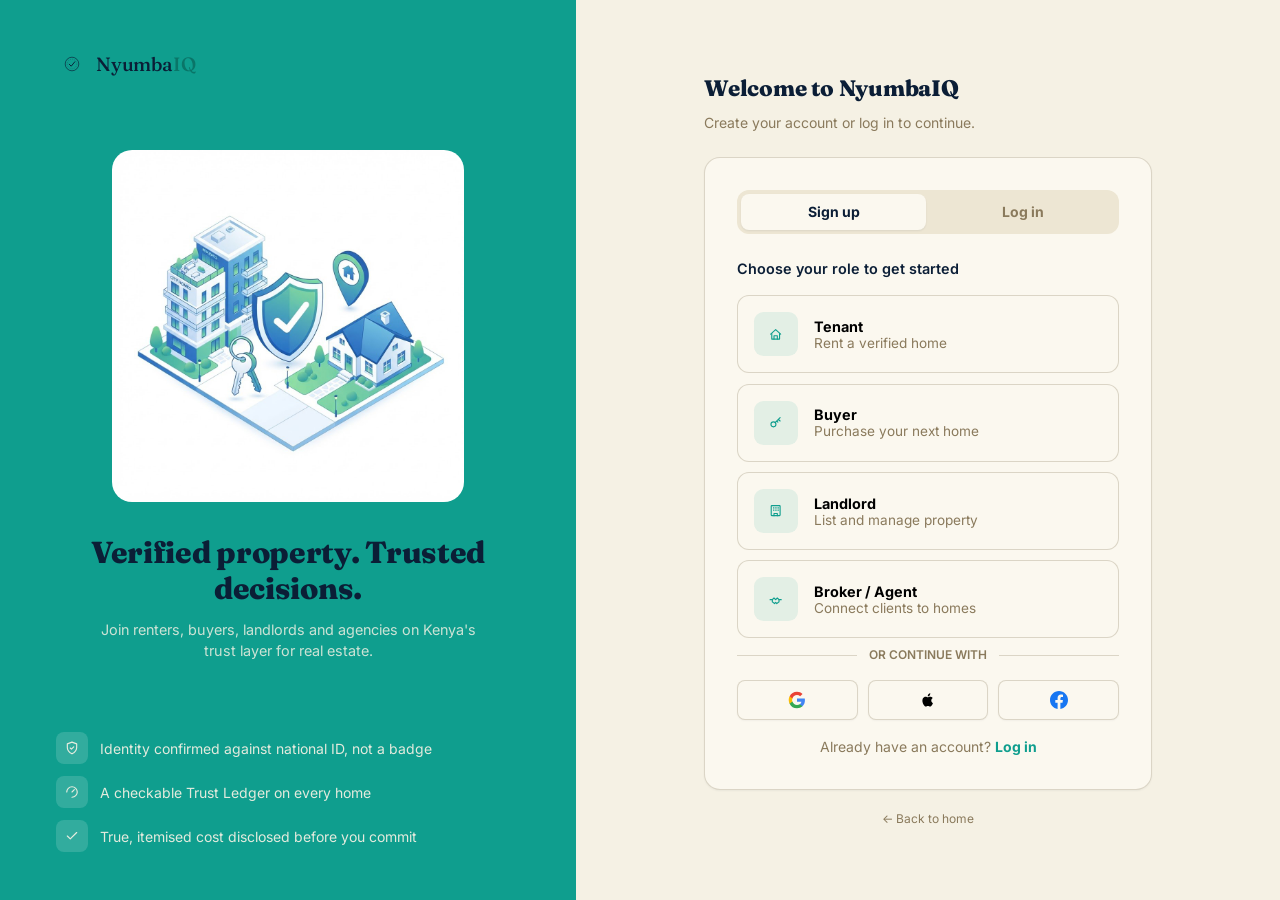
<file: auth.html>
<!DOCTYPE html>
<html lang="en">
<head>
<meta charset="UTF-8" />
<meta name="viewport" content="width=device-width, initial-scale=1.0" />
<title>Sign up or log in — NyumbaIQ</title>
<link rel="icon" type="image/svg+xml" href="assets/favicon.svg">
<link rel="preconnect" href="https://fonts.googleapis.com">
<link rel="preconnect" href="https://fonts.gstatic.com" crossorigin>
<link href="https://fonts.googleapis.com/css2?family=Fraunces:opsz,wght@9..144,300;9..144,400;9..144,500;9..144,600&family=Inter:wght@400;500;600;700&family=IBM+Plex+Mono:wght@400;500&display=swap" rel="stylesheet">
<link rel="stylesheet" href="assets/css/app.css">
</head>
<body>

<main class="auth-layout">

  <!-- Brand / illustration panel -->
  <section class="auth-brand">
    <a href="app.html" class="brand">
      <span class="brand-mark"><svg class="icon" width="26" height="26"><use href="assets/app/icons.svg#logo"/></svg></span>
      <span class="brand-name">Nyumba<span style="color:#0A7568">IQ</span></span>
    </a>

    <div>
      <div class="auth-illustration">
        <img src="assets/app/auth-illustration.jpg" alt="Illustration of verified real estate properties">
      </div>
      <h1 class="auth-headline">Verified property. Trusted decisions.</h1>
      <p class="auth-sub">Join renters, buyers, landlords and agencies on Kenya's trust layer for real estate.</p>
    </div>

    <ul class="auth-highlights">
      <li><span class="hi-icon"><svg class="icon" width="16" height="16"><use href="assets/app/icons.svg#shield-check"/></svg></span> Identity confirmed against national ID, not a badge</li>
      <li><span class="hi-icon"><svg class="icon" width="16" height="16"><use href="assets/app/icons.svg#gauge"/></svg></span> A checkable Trust Ledger on every home</li>
      <li><span class="hi-icon"><svg class="icon" width="16" height="16"><use href="assets/app/icons.svg#check"/></svg></span> True, itemised cost disclosed before you commit</li>
    </ul>
  </section>

  <!-- Form panel -->
  <section class="auth-form-panel">
    <div class="auth-form-inner">
      <div class="auth-form-head">
        <h2>Welcome to NyumbaIQ</h2>
        <p>Create your account or log in to continue.</p>
      </div>

      <div class="auth-card">
        <div class="mode-switch">
          <button class="mode-btn active" data-mode="signup">Sign up</button>
          <button class="mode-btn" data-mode="login">Log in</button>
        </div>

        <!-- LOGIN PANEL -->
        <form class="auth-panel-body" id="panel-login" style="display:none" data-demo-form>
          <div>
            <label class="field-label" for="login-email">Email</label>
            <input class="field-input" id="login-email" type="email" placeholder="you@example.com">
          </div>
          <div>
            <div class="forgot-row">
              <label class="field-label" for="login-password" style="margin-bottom:0">Password</label>
              <a href="#">Forgot?</a>
            </div>
            <div class="field-pw-wrap">
              <input class="field-input" id="login-password" type="password" placeholder="Enter your password">
              <button type="button" class="pw-toggle" data-target="login-password" aria-label="Show password">
                <svg class="icon" width="16" height="16"><use href="assets/app/icons.svg#eye"/></svg>
              </button>
            </div>
          </div>
          <label class="check-row"><input type="checkbox"> Keep me signed in</label>
          <button type="submit" class="btn btn-primary btn-lg btn-block">Log in</button>
          <p class="demo-note">This is a concept demo — no account is actually created or signed in. In the live product, this would authenticate against NyumbaIQ's verified-user backend.</p>

          <div class="social-divider"><span class="line"></span><span class="txt">OR CONTINUE WITH</span><span class="line"></span></div>
          <div class="social-grid">
            <button type="button" class="social-btn" aria-label="Continue with Google">
              <svg width="18" height="18" viewBox="0 0 24 24" aria-hidden="true"><path fill="#4285F4" d="M22.56 12.25c0-.78-.07-1.53-.2-2.25H12v4.26h5.92a5.06 5.06 0 0 1-2.2 3.32v2.77h3.57c2.08-1.92 3.28-4.74 3.28-8.1Z"/><path fill="#34A853" d="M12 23c2.97 0 5.46-.98 7.28-2.66l-3.57-2.77c-.98.66-2.23 1.06-3.71 1.06-2.86 0-5.29-1.93-6.16-4.53H2.18v2.84A11 11 0 0 0 12 23Z"/><path fill="#FBBC05" d="M5.84 14.1a6.6 6.6 0 0 1 0-4.2V7.06H2.18a11 11 0 0 0 0 9.88l3.66-2.84Z"/><path fill="#EA4335" d="M12 5.38c1.62 0 3.06.56 4.21 1.64l3.15-3.15C17.45 2.09 14.97 1 12 1A11 11 0 0 0 2.18 7.06l3.66 2.84C6.71 7.31 9.14 5.38 12 5.38Z"/></svg>
            </button>
            <button type="button" class="social-btn" aria-label="Continue with Apple">
              <svg width="18" height="18" viewBox="0 0 24 24" fill="currentColor" aria-hidden="true"><path d="M16.37 12.6c-.02-2.2 1.8-3.26 1.88-3.31-1.03-1.5-2.62-1.7-3.19-1.73-1.36-.14-2.65.8-3.34.8-.68 0-1.75-.78-2.88-.76-1.48.02-2.85.86-3.61 2.19-1.54 2.67-.39 6.62 1.11 8.79.73 1.06 1.6 2.25 2.74 2.21 1.1-.04 1.51-.71 2.84-.71 1.32 0 1.7.71 2.86.69 1.18-.02 1.93-1.08 2.65-2.15.84-1.23 1.18-2.42 1.2-2.48-.03-.01-2.29-.88-2.31-3.48ZM14.19 5.9c.6-.73 1.01-1.75.9-2.76-.87.03-1.92.58-2.55 1.31-.56.64-1.05 1.68-.92 2.66.97.08 1.96-.49 2.57-1.21Z"/></svg>
            </button>
            <button type="button" class="social-btn" aria-label="Continue with Facebook">
              <svg width="18" height="18" viewBox="0 0 24 24" fill="#1877F2" aria-hidden="true"><path d="M24 12.07C24 5.4 18.63 0 12 0S0 5.4 0 12.07C0 18.1 4.39 23.1 10.13 24v-8.44H7.08v-3.49h3.05V9.41c0-3.02 1.79-4.69 4.53-4.69 1.31 0 2.68.24 2.68.24v2.97h-1.51c-1.49 0-1.96.93-1.96 1.89v2.25h3.33l-.53 3.49h-2.8V24C19.61 23.1 24 18.1 24 12.07Z"/></svg>
            </button>
          </div>

          <p class="switch-line">New to NyumbaIQ? <button type="button" data-goto-mode="signup">Create an account</button></p>
        </form>

        <!-- SIGNUP PANEL -->
        <div id="panel-signup">
          <!-- Role chooser -->
          <div id="role-chooser">
            <p style="font-size:0.9rem;font-weight:600;margin-bottom:1rem;">Choose your role to get started</p>
            <div style="display:flex;flex-direction:column;gap:0.65rem;">
              <button type="button" class="role-select-card" data-role="tenant">
                <span class="role-select-icon"><svg class="icon" width="20" height="20"><use href="assets/app/icons.svg#home"/></svg></span>
                <span><span class="role-select-title" style="display:block">Tenant</span><span class="role-select-tag">Rent a verified home</span></span>
              </button>
              <button type="button" class="role-select-card" data-role="buyer">
                <span class="role-select-icon"><svg class="icon" width="20" height="20"><use href="assets/app/icons.svg#key"/></svg></span>
                <span><span class="role-select-title" style="display:block">Buyer</span><span class="role-select-tag">Purchase your next home</span></span>
              </button>
              <button type="button" class="role-select-card" data-role="landlord">
                <span class="role-select-icon"><svg class="icon" width="20" height="20"><use href="assets/app/icons.svg#building"/></svg></span>
                <span><span class="role-select-title" style="display:block">Landlord</span><span class="role-select-tag">List and manage property</span></span>
              </button>
              <button type="button" class="role-select-card" data-role="broker">
                <span class="role-select-icon"><svg class="icon" width="20" height="20"><use href="assets/app/icons.svg#handshake"/></svg></span>
                <span><span class="role-select-title" style="display:block">Broker / Agent</span><span class="role-select-tag">Connect clients to homes</span></span>
              </button>
            </div>

            <div class="social-divider"><span class="line"></span><span class="txt">OR CONTINUE WITH</span><span class="line"></span></div>
            <div class="social-grid">
              <button type="button" class="social-btn" aria-label="Continue with Google">
                <svg width="18" height="18" viewBox="0 0 24 24" aria-hidden="true"><path fill="#4285F4" d="M22.56 12.25c0-.78-.07-1.53-.2-2.25H12v4.26h5.92a5.06 5.06 0 0 1-2.2 3.32v2.77h3.57c2.08-1.92 3.28-4.74 3.28-8.1Z"/><path fill="#34A853" d="M12 23c2.97 0 5.46-.98 7.28-2.66l-3.57-2.77c-.98.66-2.23 1.06-3.71 1.06-2.86 0-5.29-1.93-6.16-4.53H2.18v2.84A11 11 0 0 0 12 23Z"/><path fill="#FBBC05" d="M5.84 14.1a6.6 6.6 0 0 1 0-4.2V7.06H2.18a11 11 0 0 0 0 9.88l3.66-2.84Z"/><path fill="#EA4335" d="M12 5.38c1.62 0 3.06.56 4.21 1.64l3.15-3.15C17.45 2.09 14.97 1 12 1A11 11 0 0 0 2.18 7.06l3.66 2.84C6.71 7.31 9.14 5.38 12 5.38Z"/></svg>
              </button>
              <button type="button" class="social-btn" aria-label="Continue with Apple">
                <svg width="18" height="18" viewBox="0 0 24 24" fill="currentColor" aria-hidden="true"><path d="M16.37 12.6c-.02-2.2 1.8-3.26 1.88-3.31-1.03-1.5-2.62-1.7-3.19-1.73-1.36-.14-2.65.8-3.34.8-.68 0-1.75-.78-2.88-.76-1.48.02-2.85.86-3.61 2.19-1.54 2.67-.39 6.62 1.11 8.79.73 1.06 1.6 2.25 2.74 2.21 1.1-.04 1.51-.71 2.84-.71 1.32 0 1.7.71 2.86.69 1.18-.02 1.93-1.08 2.65-2.15.84-1.23 1.18-2.42 1.2-2.48-.03-.01-2.29-.88-2.31-3.48ZM14.19 5.9c.6-.73 1.01-1.75.9-2.76-.87.03-1.92.58-2.55 1.31-.56.64-1.05 1.68-.92 2.66.97.08 1.96-.49 2.57-1.21Z"/></svg>
              </button>
              <button type="button" class="social-btn" aria-label="Continue with Facebook">
                <svg width="18" height="18" viewBox="0 0 24 24" fill="#1877F2" aria-hidden="true"><path d="M24 12.07C24 5.4 18.63 0 12 0S0 5.4 0 12.07C0 18.1 4.39 23.1 10.13 24v-8.44H7.08v-3.49h3.05V9.41c0-3.02 1.79-4.69 4.53-4.69 1.31 0 2.68.24 2.68.24v2.97h-1.51c-1.49 0-1.96.93-1.96 1.89v2.25h3.33l-.53 3.49h-2.8V24C19.61 23.1 24 18.1 24 12.07Z"/></svg>
              </button>
            </div>

            <p class="switch-line" style="margin-top:1rem;">Already have an account? <button type="button" data-goto-mode="login">Log in</button></p>
          </div>

          <!-- Role-specific signup form -->
          <form id="role-form-wrap" style="display:none" class="auth-panel-body" data-demo-form>
            <button type="button" id="change-role-btn" class="change-role-btn">
              <svg class="icon" width="15" height="15"><use href="assets/app/icons.svg#arrow-left"/></svg> Change role
            </button>

            <div class="active-role-chip">
              <span class="chip-icon"><svg class="icon" width="16" height="16"><use href="assets/app/icons.svg#check"/></svg></span>
              <span id="active-role-badge" style="font-size:0.9rem;font-weight:700;"></span>
              <svg class="icon chip-check" width="18" height="18"><use href="assets/app/icons.svg#check"/></svg>
            </div>

            <div class="field-row-2">
              <div>
                <label class="field-label" for="fullName">Full name</label>
                <input class="field-input" id="fullName" placeholder="Amina Otieno">
              </div>
              <div>
                <label class="field-label" for="phone">Phone</label>
                <input class="field-input" id="phone" type="tel" placeholder="+254 700 000000">
              </div>
              <div class="field-full">
                <label class="field-label" for="signup-email">Email</label>
                <input class="field-input" id="signup-email" type="email" placeholder="you@example.com">
              </div>

              <div id="dynamic-fields" style="display:contents;"></div>

              <div class="field-full">
                <label class="field-label" for="signup-password">Password</label>
                <div class="field-pw-wrap">
                  <input class="field-input" id="signup-password" type="password" placeholder="Create a strong password">
                  <button type="button" class="pw-toggle" data-target="signup-password" aria-label="Show password">
                    <svg class="icon" width="16" height="16"><use href="assets/app/icons.svg#eye"/></svg>
                  </button>
                </div>
              </div>
            </div>

            <label class="check-row"><input type="checkbox"> I agree to the <a href="#" style="color:var(--primary);font-weight:600;">Terms</a> and consent to identity verification against my national ID.</label>

            <button type="submit" class="btn btn-primary btn-lg btn-block"><span id="signup-submit-label">Create account</span></button>
            <p class="protected-note"><svg class="icon" width="13" height="13"><use href="assets/app/icons.svg#shield-check"/></svg> Your data is protected and used only for verification.</p>
            <p class="demo-note">This is a concept demo — no account is actually created. In the live product, submitting here would start our team's manual identity and listing verification for your role.</p>
          </form>
        </div>
      </div>

      <p class="auth-back"><a href="app.html">&larr; Back to home</a></p>
    </div>
  </section>

</main>

<script src="assets/js/app.js"></script>
</body>
</html>
</file>
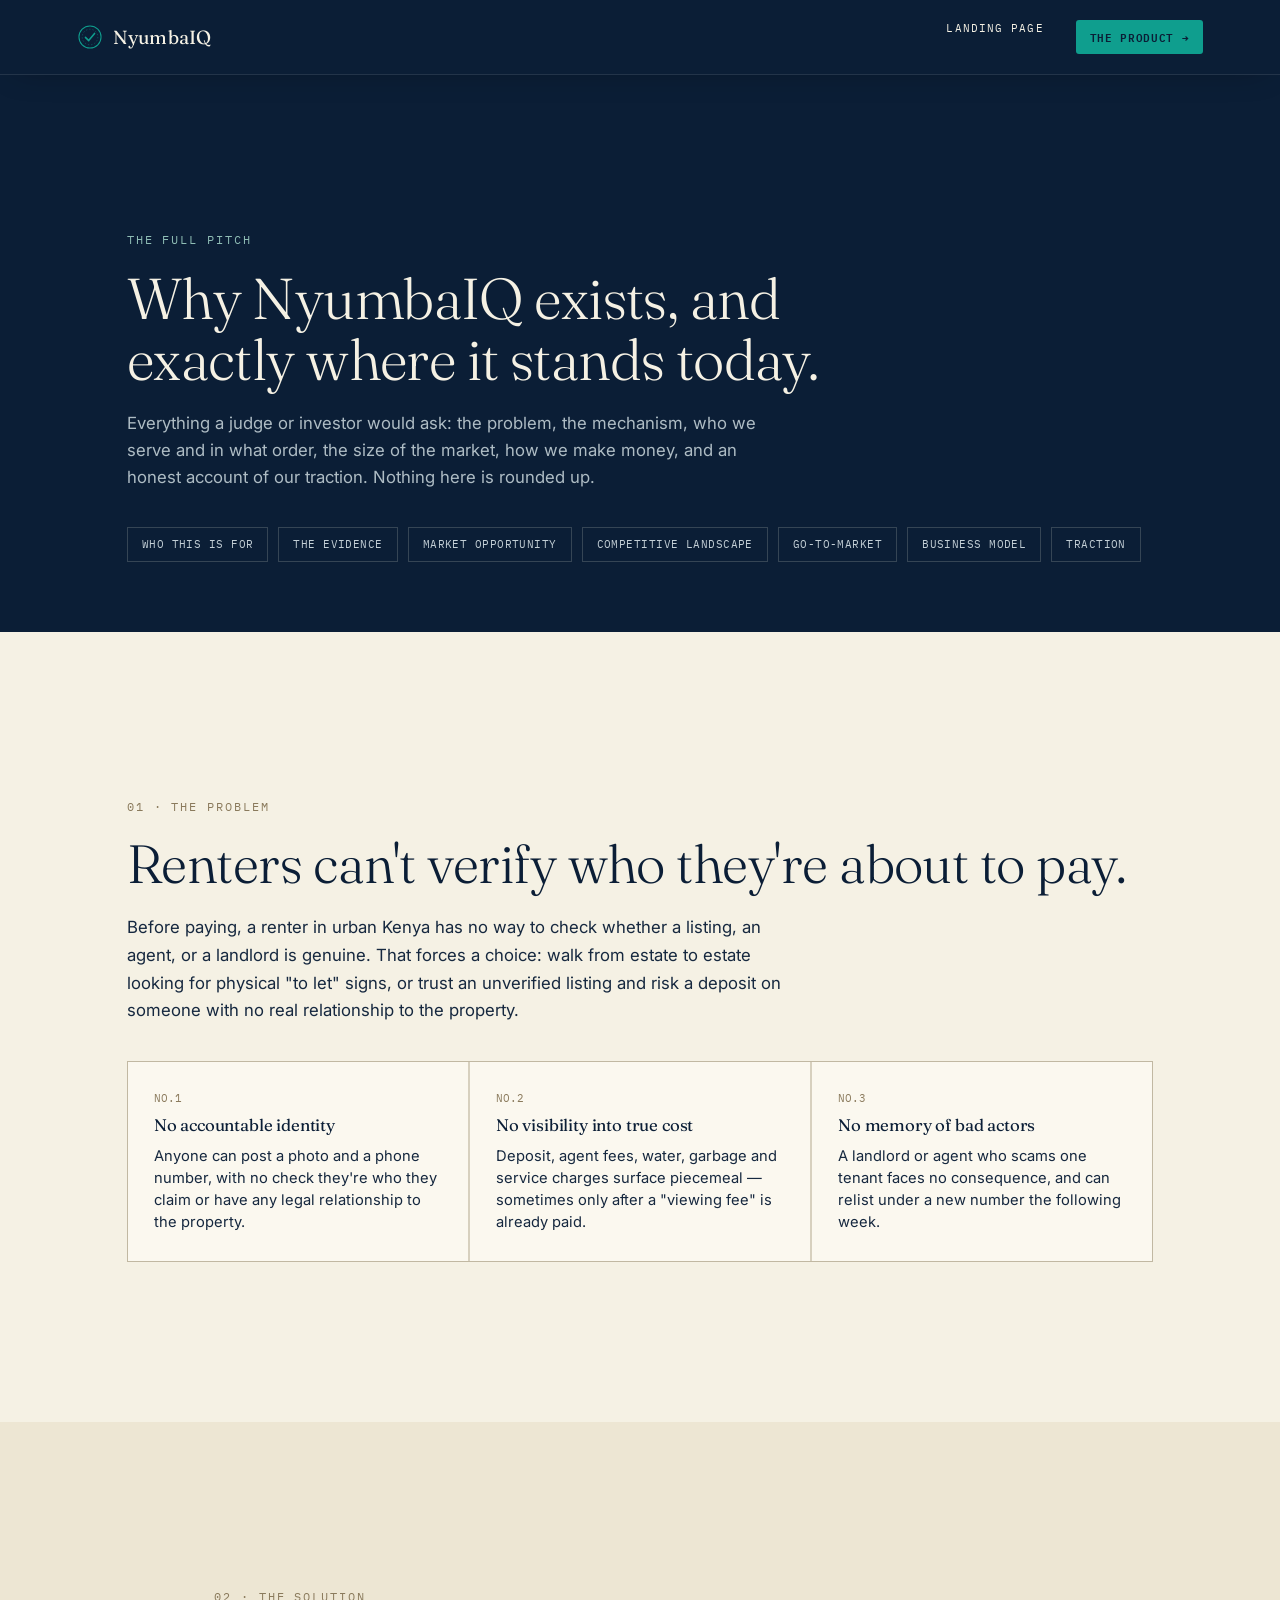
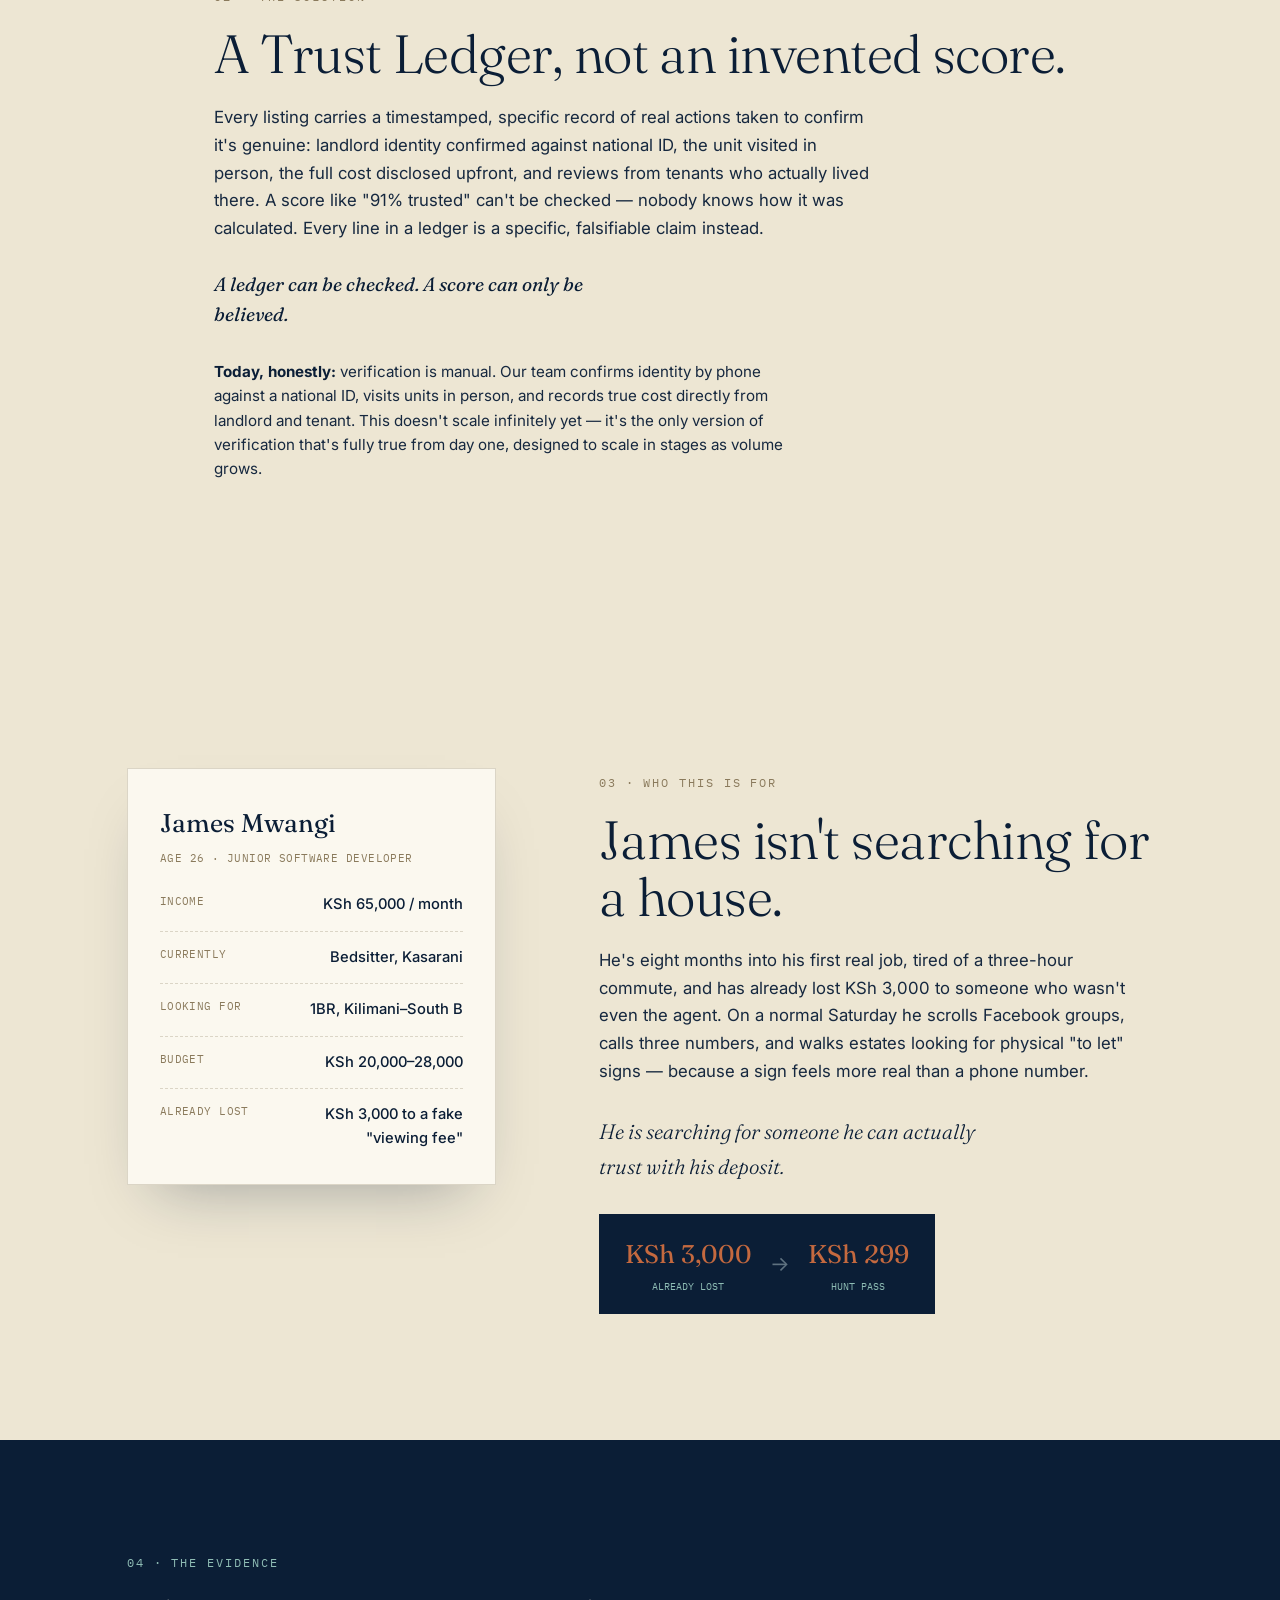
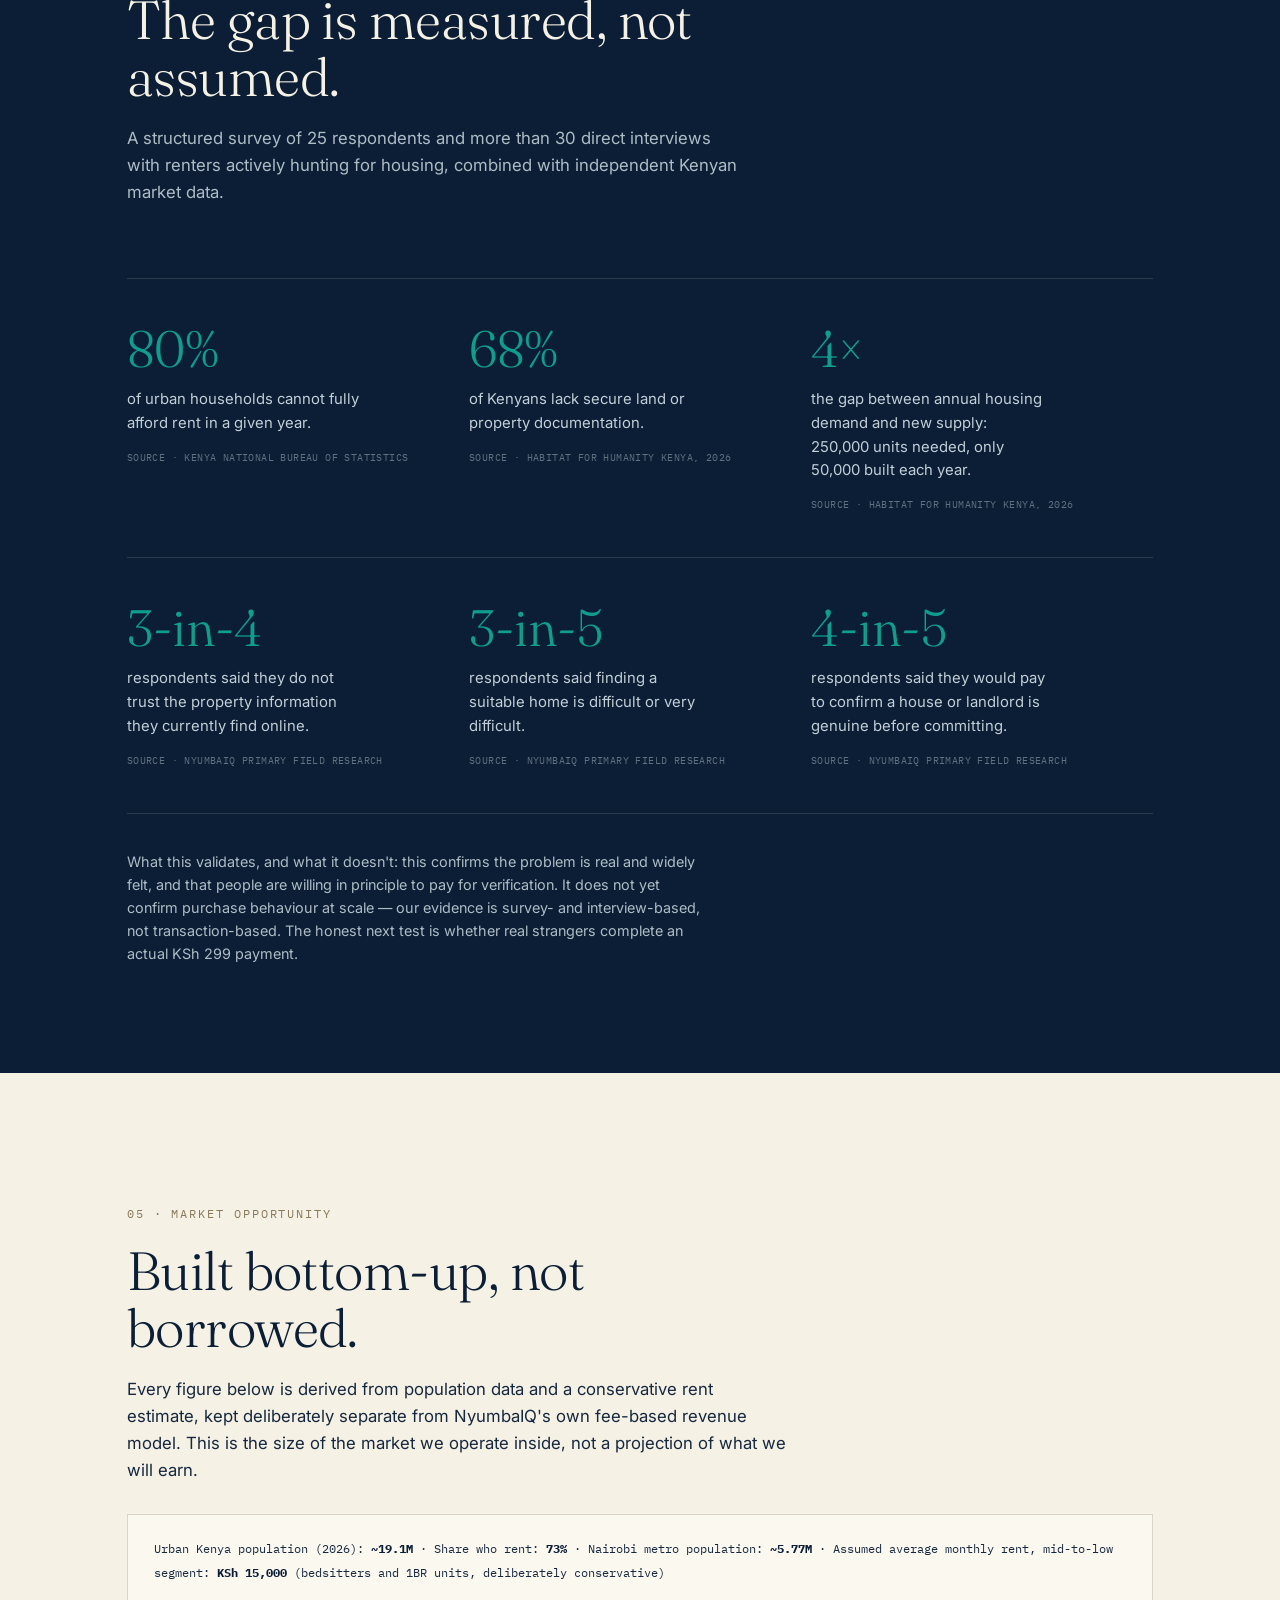
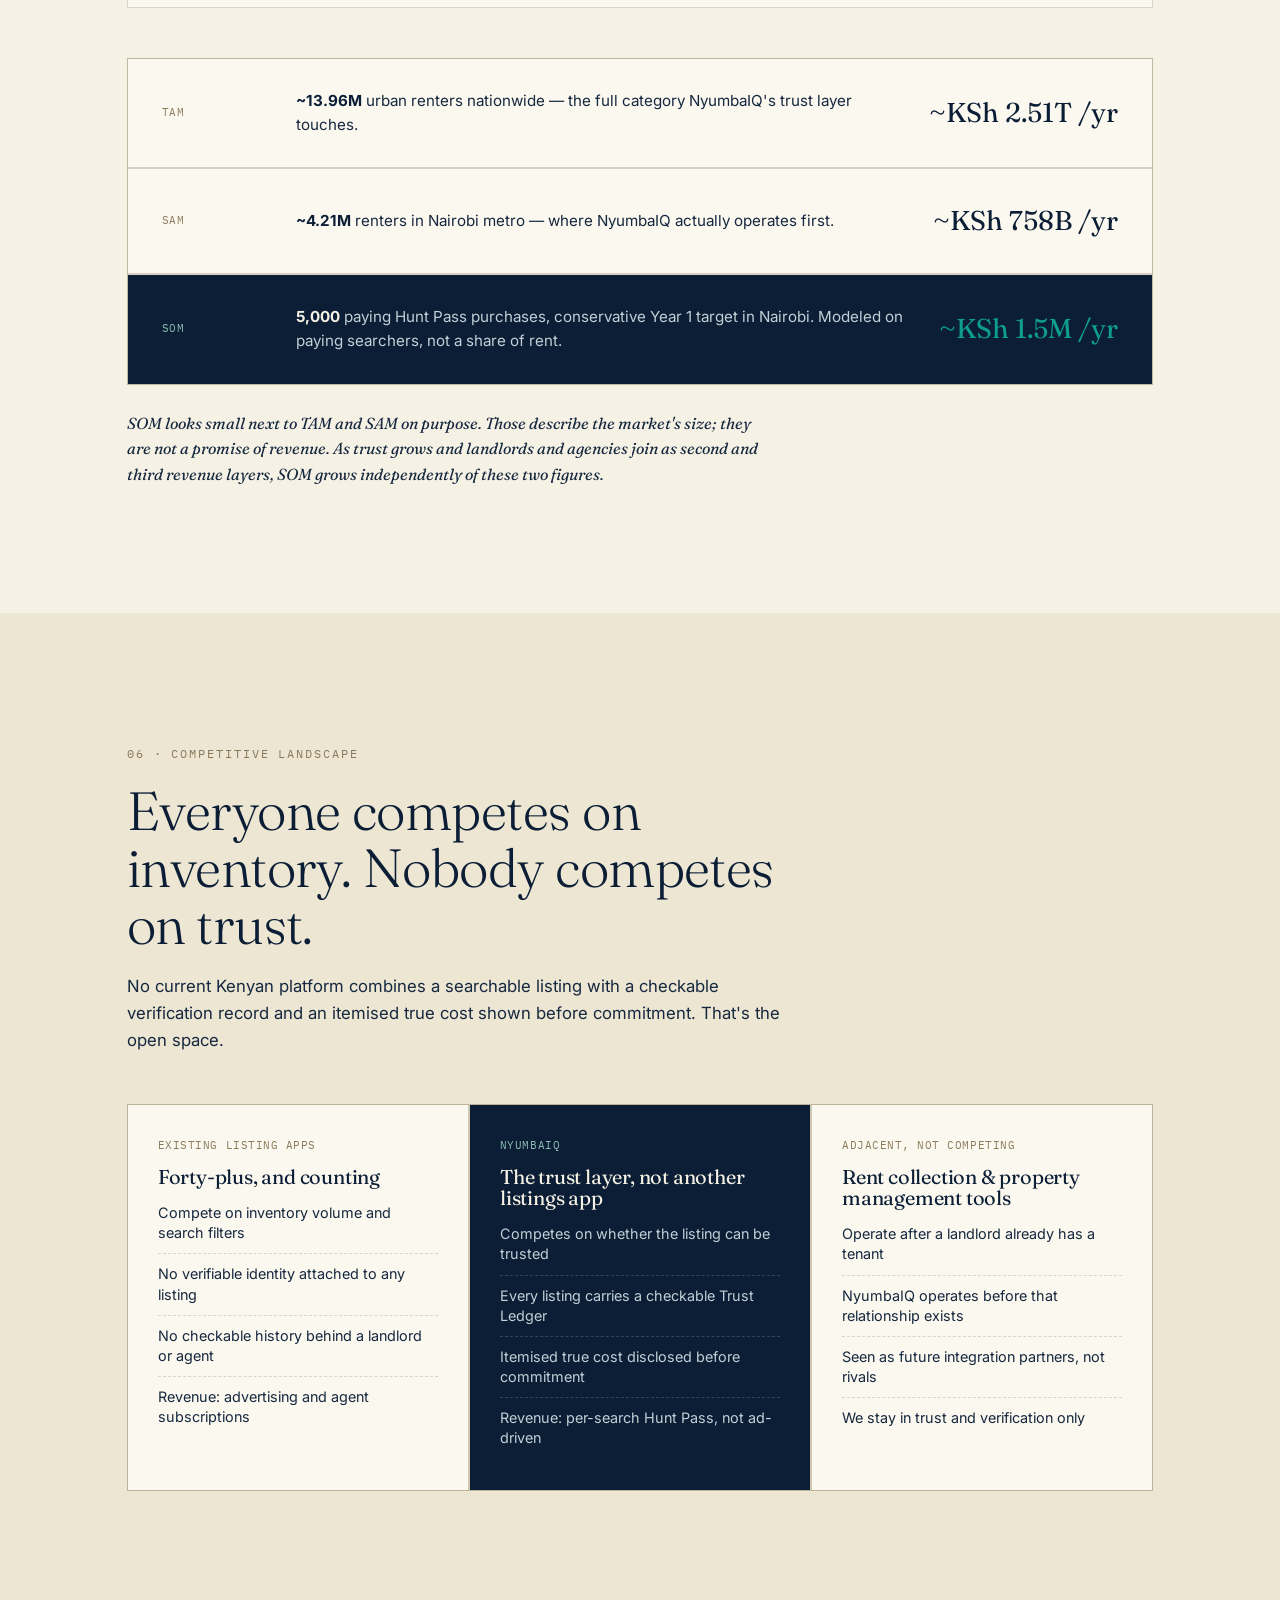
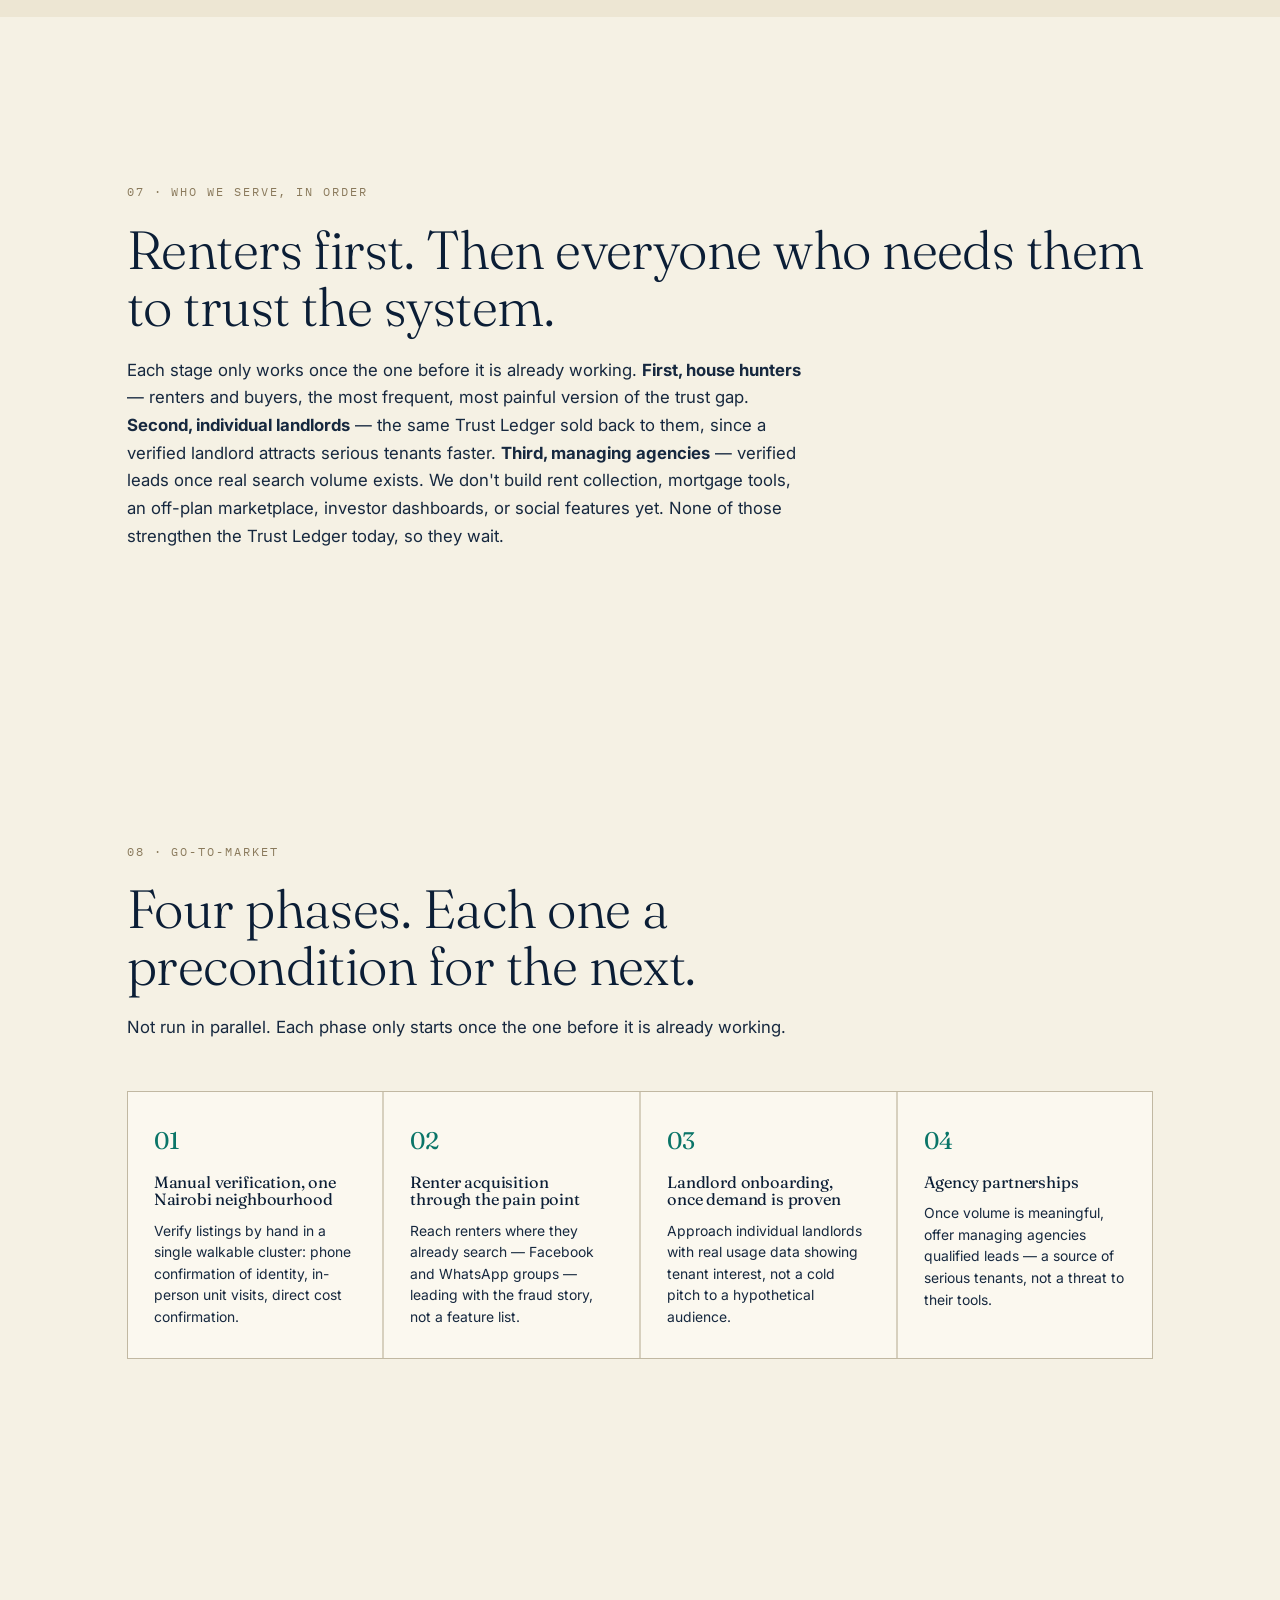
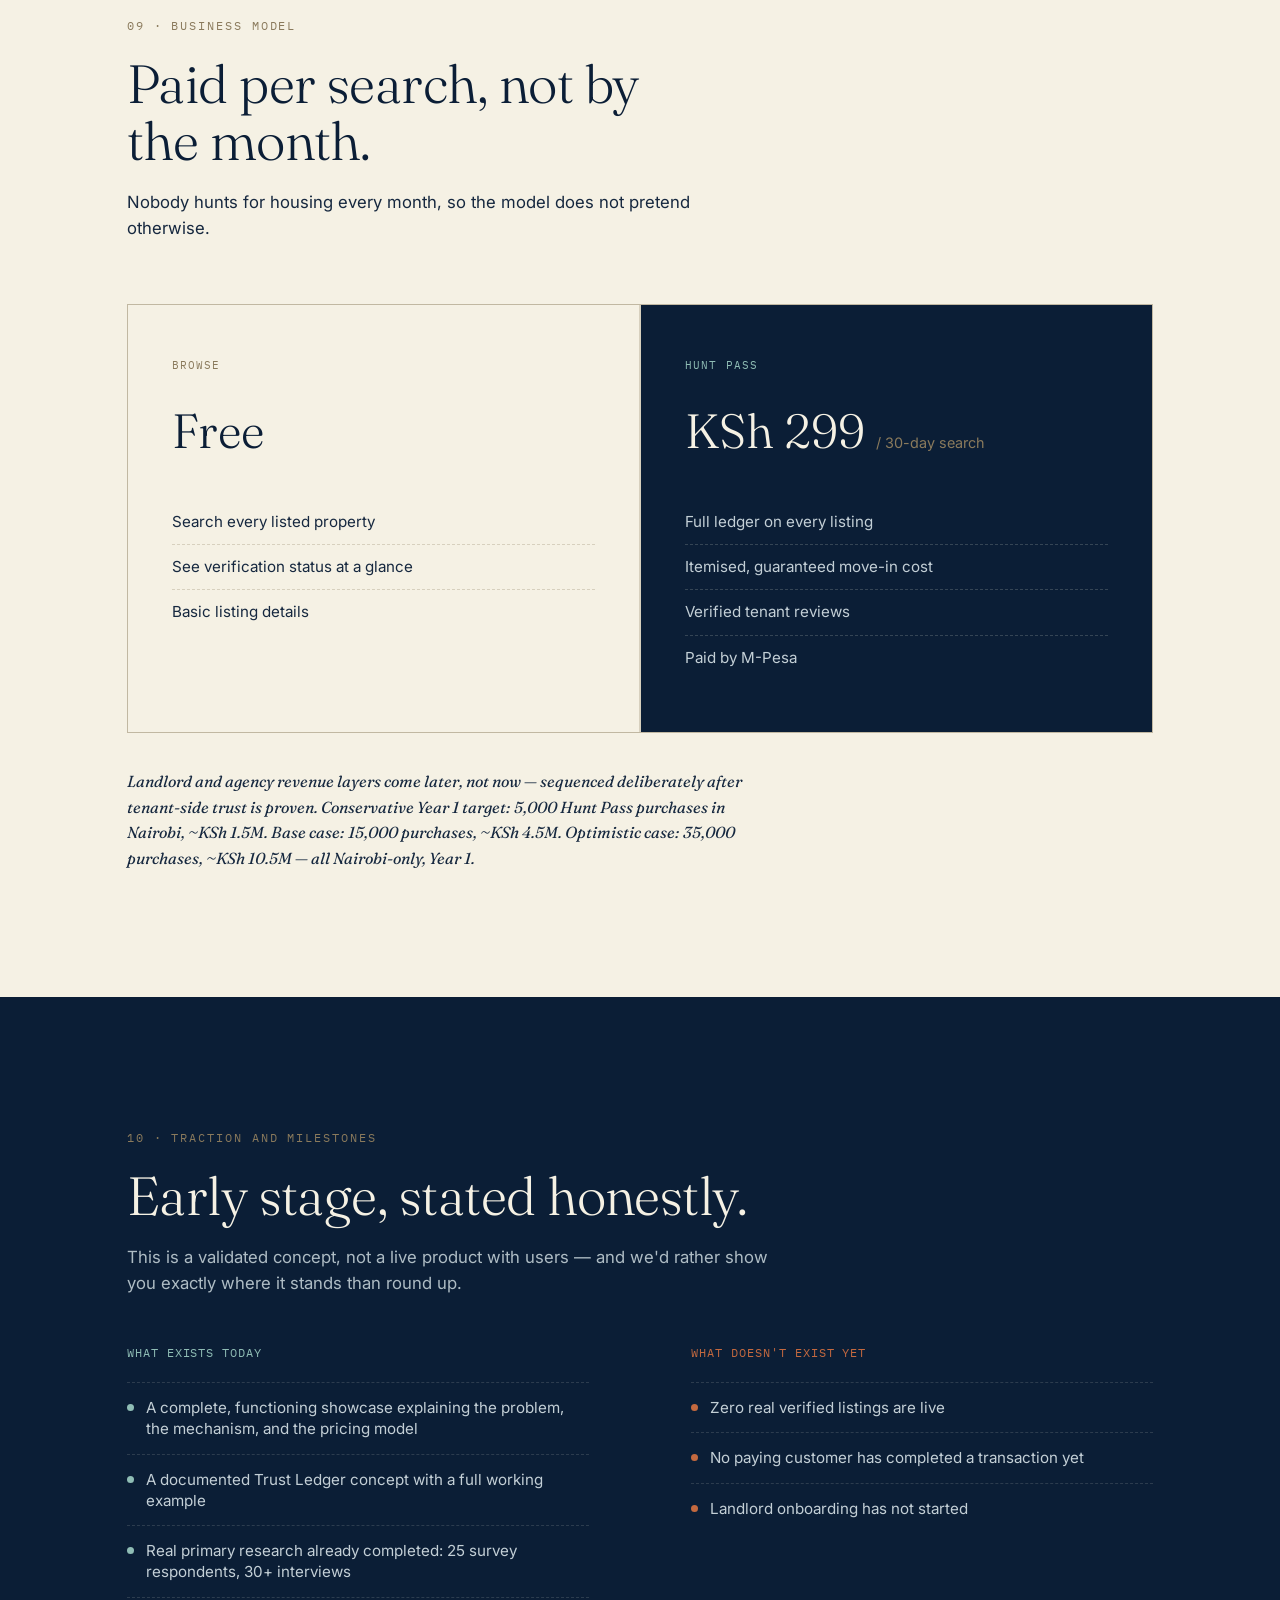
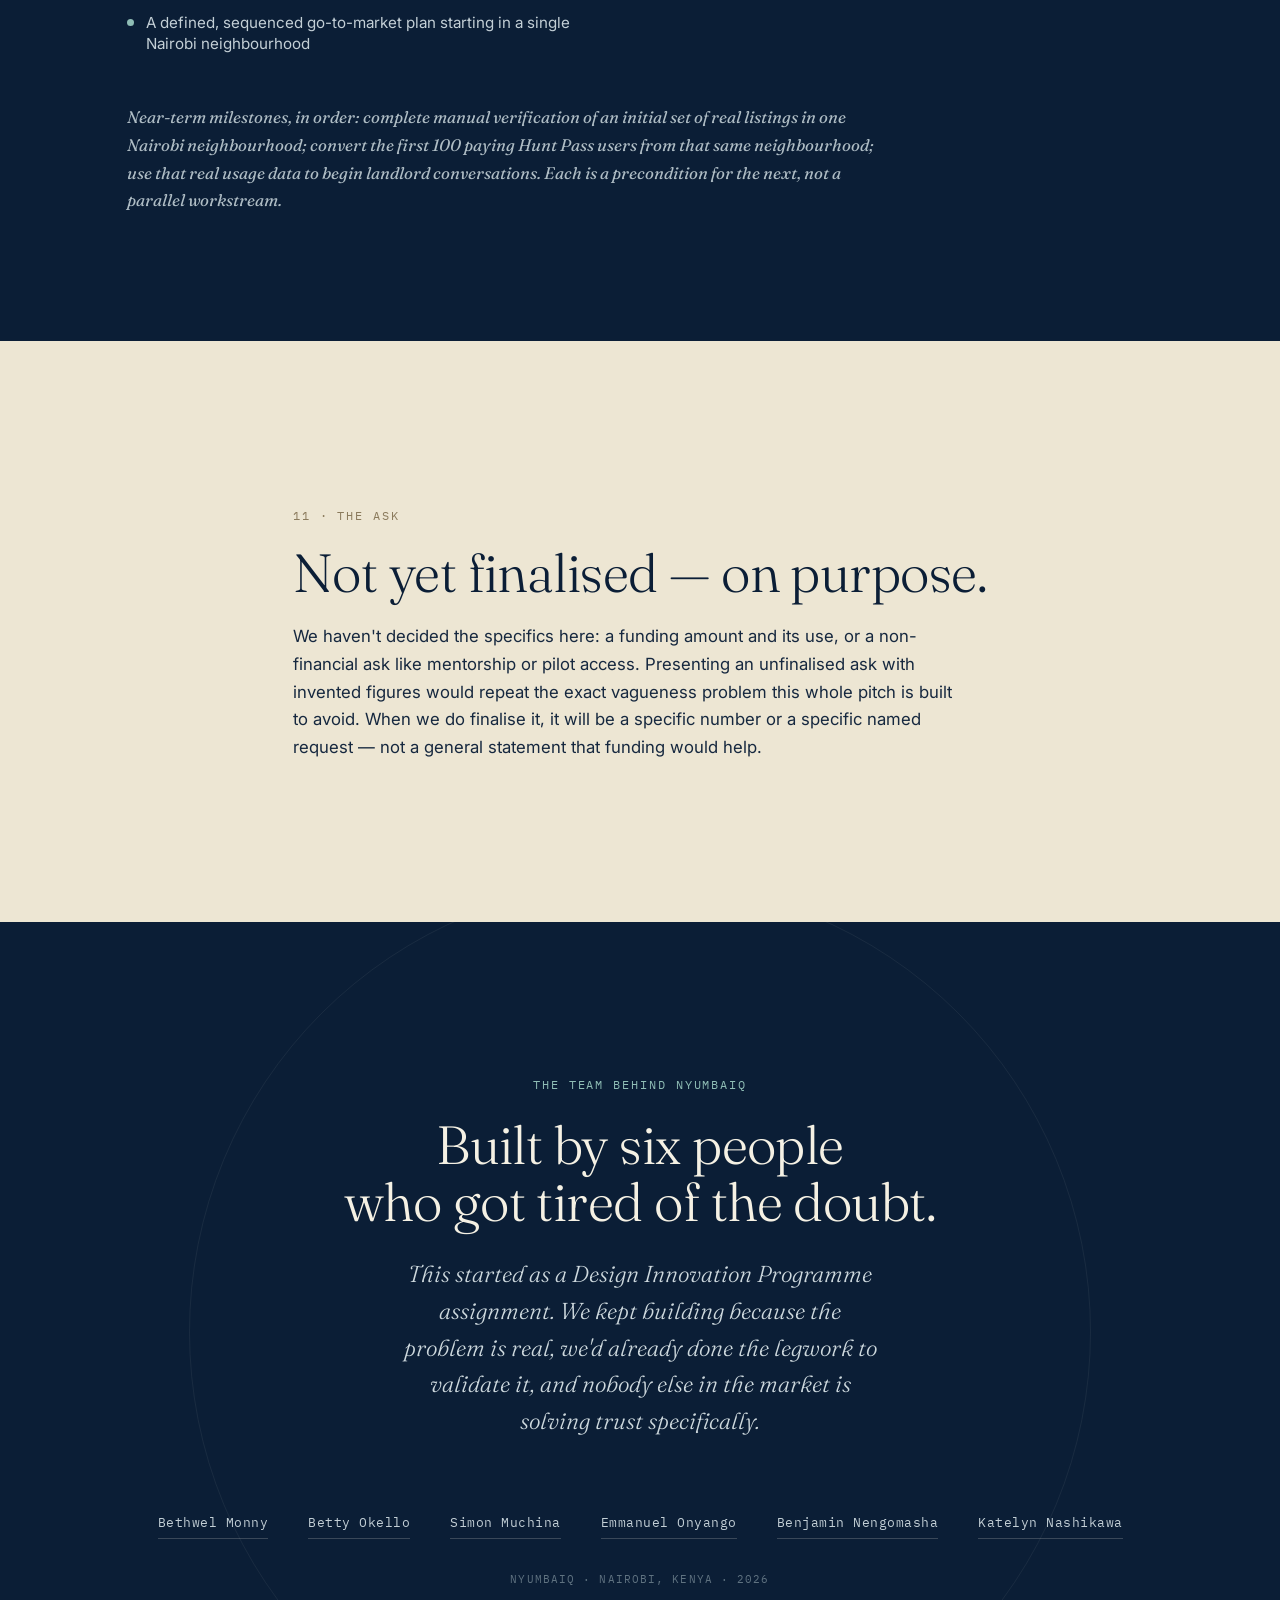
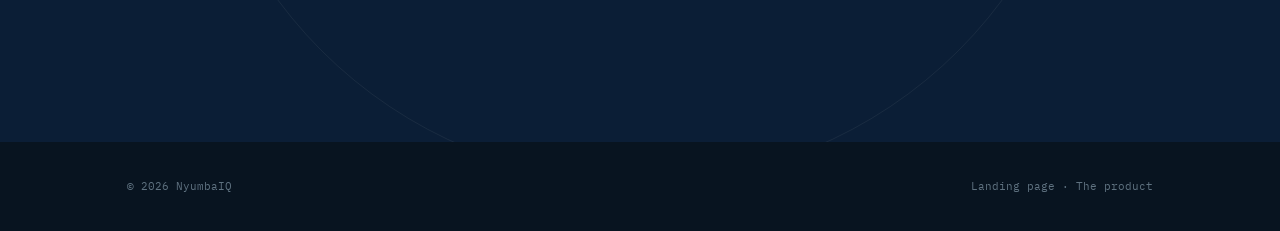
<file: pitch.html>
<!DOCTYPE html>
<html lang="en">
<head>
<meta charset="UTF-8" />
<meta name="viewport" content="width=device-width, initial-scale=1.0" />
<title>The full pitch — NyumbaIQ</title>
<meta name="description" content="NyumbaIQ's full pitch: the problem, the mechanism, market opportunity, competitive landscape, business model, and where we honestly stand today." />
<link rel="icon" type="image/svg+xml" href="assets/favicon.svg">
<link rel="preconnect" href="https://fonts.googleapis.com">
<link rel="preconnect" href="https://fonts.gstatic.com" crossorigin>
<link href="https://fonts.googleapis.com/css2?family=Fraunces:opsz,wght@9..144,300;9..144,400;9..144,500;9..144,600&family=Inter:wght@400;500;600&family=IBM+Plex+Mono:wght@400;500&display=swap" rel="stylesheet">
<link rel="stylesheet" href="assets/css/site.css">
<style>
.pitch-header{
  background:var(--ink); color:var(--cream-text); padding:150px 0 70px;
}
.pitch-header .eyebrow{ color:#8fbdb5; }
.pitch-header h1{
  margin-top:16px; font-family:var(--display); font-weight:300; color:#F5F1E4;
  font-size:clamp(2.2rem, 5vw, 3.6rem); max-width:20ch;
}
.pitch-header p{ margin-top:20px; max-width:60ch; color:#aebcc4; font-size:1.05rem; line-height:1.6; }
.pitch-jump{ margin-top:36px; display:flex; flex-wrap:wrap; gap:10px; }
.pitch-jump a{
  font-family:var(--mono); font-size:11px; letter-spacing:0.04em; text-transform:uppercase;
  color:#c3cfd6; border:1px solid rgba(245,241,228,0.18); padding:8px 14px;
}
.pitch-jump a:hover{ border-color:#8fbdb5; color:#8fbdb5; }
</style>
</head>
<body>

<nav class="nav" style="position:static; background:var(--ink);">
  <div class="nav-mark">
    <svg class="logo-mark" width="26" height="26" viewBox="0 0 40 40" fill="none" xmlns="http://www.w3.org/2000/svg" aria-hidden="true">
      <circle cx="20" cy="20" r="17" stroke="currentColor" stroke-width="1.6"/>
      <circle cx="20" cy="20" r="12" stroke="currentColor" stroke-width="1" stroke-dasharray="2 3" opacity="0.6"/>
      <path d="M13 20.5l5 5l9-11" stroke="currentColor" stroke-width="2.4" stroke-linecap="round" stroke-linejoin="round"/>
    </svg>
    NyumbaIQ
  </div>
  <div class="nav-links">
    <a href="index.html">Landing page</a>
    <a href="app.html" class="nav-cta">The Product →</a>
  </div>
</nav>

<!-- ============ PITCH HEADER ============ -->
<header class="pitch-header">
  <div class="wrap">
    <span class="eyebrow">The full pitch</span>
    <h1>Why NyumbaIQ exists, and exactly where it stands today.</h1>
    <p>Everything a judge or investor would ask: the problem, the mechanism, who we serve and in what order, the size of the market, how we make money, and an honest account of our traction. Nothing here is rounded up.</p>
    <div class="pitch-jump">
      <a href="#persona">Who this is for</a>
      <a href="#evidence">The evidence</a>
      <a href="#market">Market opportunity</a>
      <a href="#competitive">Competitive landscape</a>
      <a href="#gtm">Go-to-market</a>
      <a href="#model">Business model</a>
      <a href="#traction">Traction</a>
    </div>
  </div>
</header>

<!-- ============ PROBLEM ============ -->
<section class="beat paper">
  <div class="wrap">
    <span class="eyebrow">01 · The problem</span>
    <h2 style="margin-top:16px;">Renters can't verify who they're about to pay.</h2>
    <p style="margin-top:22px; max-width:60ch; color:var(--ink-soft); font-size:1.05rem; line-height:1.65;">Before paying, a renter in urban Kenya has no way to check whether a listing, an agent, or a landlord is genuine. That forces a choice: walk from estate to estate looking for physical "to let" signs, or trust an unverified listing and risk a deposit on someone with no real relationship to the property.</p>
    <div style="margin-top:36px; display:grid; grid-template-columns:1fr 1fr 1fr; gap:2px; background:var(--brass-line); border:1px solid var(--brass-line);">
      <div style="background:#FBF8EF; padding:28px 26px;">
        <div style="font-family:var(--mono); font-size:10.5px; color:var(--brass); text-transform:uppercase;">No.1</div>
        <h3 style="margin-top:10px; font-size:1.05rem;">No accountable identity</h3>
        <p style="margin-top:10px; font-size:0.92rem; color:var(--ink-soft); line-height:1.5;">Anyone can post a photo and a phone number, with no check they're who they claim or have any legal relationship to the property.</p>
      </div>
      <div style="background:#FBF8EF; padding:28px 26px;">
        <div style="font-family:var(--mono); font-size:10.5px; color:var(--brass); text-transform:uppercase;">No.2</div>
        <h3 style="margin-top:10px; font-size:1.05rem;">No visibility into true cost</h3>
        <p style="margin-top:10px; font-size:0.92rem; color:var(--ink-soft); line-height:1.5;">Deposit, agent fees, water, garbage and service charges surface piecemeal — sometimes only after a "viewing fee" is already paid.</p>
      </div>
      <div style="background:#FBF8EF; padding:28px 26px;">
        <div style="font-family:var(--mono); font-size:10.5px; color:var(--brass); text-transform:uppercase;">No.3</div>
        <h3 style="margin-top:10px; font-size:1.05rem;">No memory of bad actors</h3>
        <p style="margin-top:10px; font-size:0.92rem; color:var(--ink-soft); line-height:1.5;">A landlord or agent who scams one tenant faces no consequence, and can relist under a new number the following week.</p>
      </div>
    </div>
  </div>
</section>

<!-- ============ SOLUTION / MECHANISM ============ -->
<section class="beat deep">
  <div class="wrap">
    <span class="eyebrow">02 · The solution</span>
    <h2 style="margin-top:16px;">A Trust Ledger, not an invented score.</h2>
    <p style="margin-top:22px; max-width:60ch; color:var(--ink-soft); font-size:1.05rem; line-height:1.65;">Every listing carries a timestamped, specific record of real actions taken to confirm it's genuine: landlord identity confirmed against national ID, the unit visited in person, the full cost disclosed upfront, and reviews from tenants who actually lived there. A score like "91% trusted" can't be checked — nobody knows how it was calculated. Every line in a ledger is a specific, falsifiable claim instead.</p>
    <p style="margin-top:26px; font-family:var(--display); font-style:italic; font-size:1.2rem; color:var(--ink); max-width:32ch;">A ledger can be checked. A score can only be believed.</p>
    <p style="margin-top:30px; max-width:60ch; color:var(--ink-soft); font-size:0.95rem; line-height:1.6;"><strong style="color:var(--ink);">Today, honestly:</strong> verification is manual. Our team confirms identity by phone against a national ID, visits units in person, and records true cost directly from landlord and tenant. This doesn't scale infinitely yet — it's the only version of verification that's fully true from day one, designed to scale in stages as volume grows.</p>
  </div>
</section>

<!-- ============ PERSONA ============ -->
<section class="persona-section" id="persona">
  <div class="wrap persona-grid">
    <div class="persona-card">
      <div class="p-name">James Mwangi</div>
      <div class="p-tag">Age 26 · Junior software developer</div>
      <div class="persona-facts">
        <div class="pf-row"><span class="pf-label">Income</span><span class="pf-val">KSh 65,000 / month</span></div>
        <div class="pf-row"><span class="pf-label">Currently</span><span class="pf-val">Bedsitter, Kasarani</span></div>
        <div class="pf-row"><span class="pf-label">Looking for</span><span class="pf-val">1BR, Kilimani–South B</span></div>
        <div class="pf-row"><span class="pf-label">Budget</span><span class="pf-val">KSh 20,000–28,000</span></div>
        <div class="pf-row"><span class="pf-label">Already lost</span><span class="pf-val">KSh 3,000 to a fake "viewing fee"</span></div>
      </div>
    </div>
    <div class="persona-text">
      <span class="eyebrow">03 · Who this is for</span>
      <h2>James isn't searching for a house.</h2>
      <p>He's eight months into his first real job, tired of a three-hour commute, and has already lost KSh 3,000 to someone who wasn't even the agent. On a normal Saturday he scrolls Facebook groups, calls three numbers, and walks estates looking for physical "to let" signs — because a sign feels more real than a phone number.</p>
      <p class="callout">He is searching for someone he can actually trust with his deposit.</p>
      <div class="persona-math">
        <div class="pm-item"><div class="pm-num">KSh 3,000</div><div class="pm-lbl">Already lost</div></div>
        <span class="pm-arrow">→</span>
        <div class="pm-item"><div class="pm-num">KSh 299</div><div class="pm-lbl">Hunt Pass</div></div>
      </div>
    </div>
  </div>
</section>

<!-- ============ EVIDENCE ============ -->
<section class="proof" id="evidence">
  <div class="wrap">
    <div class="proof-head">
      <span class="eyebrow">04 · The evidence</span>
      <h2>The gap is measured, not assumed.</h2>
      <p>A structured survey of 25 respondents and more than 30 direct interviews with renters actively hunting for housing, combined with independent Kenyan market data.</p>
    </div>
    <div class="stat-grid">
      <div class="stat">
        <div class="figure">80%</div>
        <p class="cap">of urban households cannot fully afford rent in a given year.</p>
        <p class="src">Source · Kenya National Bureau of Statistics</p>
      </div>
      <div class="stat">
        <div class="figure">68%</div>
        <p class="cap">of Kenyans lack secure land or property documentation.</p>
        <p class="src">Source · Habitat for Humanity Kenya, 2026</p>
      </div>
      <div class="stat">
        <div class="figure">4×</div>
        <p class="cap">the gap between annual housing demand and new supply: 250,000 units needed, only 50,000 built each year.</p>
        <p class="src">Source · Habitat for Humanity Kenya, 2026</p>
      </div>
      <div class="stat">
        <div class="figure">3-in-4</div>
        <p class="cap">respondents said they do not trust the property information they currently find online.</p>
        <p class="src">Source · NyumbaIQ primary field research</p>
      </div>
      <div class="stat">
        <div class="figure">3-in-5</div>
        <p class="cap">respondents said finding a suitable home is difficult or very difficult.</p>
        <p class="src">Source · NyumbaIQ primary field research</p>
      </div>
      <div class="stat">
        <div class="figure">4-in-5</div>
        <p class="cap">respondents said they would pay to confirm a house or landlord is genuine before committing.</p>
        <p class="src">Source · NyumbaIQ primary field research</p>
      </div>
    </div>
    <p style="margin-top:36px; max-width:64ch; color:#aebcc4; font-size:0.9rem; line-height:1.6;">What this validates, and what it doesn't: this confirms the problem is real and widely felt, and that people are willing in principle to pay for verification. It does not yet confirm purchase behaviour at scale — our evidence is survey- and interview-based, not transaction-based. The honest next test is whether real strangers complete an actual KSh 299 payment.</p>
  </div>
</section>

<!-- ============ MARKET OPPORTUNITY ============ -->
<section class="market-section" id="market">
  <div class="wrap">
    <div class="market-head">
      <span class="eyebrow">05 · Market opportunity</span>
      <h2>Built bottom-up, not borrowed.</h2>
      <p>Every figure below is derived from population data and a conservative rent estimate, kept deliberately separate from NyumbaIQ's own fee-based revenue model. This is the size of the market we operate inside, not a projection of what we will earn.</p>
    </div>
    <div class="market-inputs">
      Urban Kenya population (2026): <strong>~19.1M</strong> · Share who rent: <strong>73%</strong> · Nairobi metro population: <strong>~5.77M</strong> · Assumed average monthly rent, mid-to-low segment: <strong>KSh 15,000</strong> (bedsitters and 1BR units, deliberately conservative)
    </div>
    <div class="tam-sam-som">
      <div class="tss-row">
        <span class="tss-label">TAM</span>
        <span class="tss-desc"><b>~13.96M</b> urban renters nationwide — the full category NyumbaIQ's trust layer touches.</span>
        <span class="tss-figure">~KSh 2.51T /yr</span>
      </div>
      <div class="tss-row">
        <span class="tss-label">SAM</span>
        <span class="tss-desc"><b>~4.21M</b> renters in Nairobi metro — where NyumbaIQ actually operates first.</span>
        <span class="tss-figure">~KSh 758B /yr</span>
      </div>
      <div class="tss-row som">
        <span class="tss-label">SOM</span>
        <span class="tss-desc"><b>5,000</b> paying Hunt Pass purchases, conservative Year 1 target in Nairobi. Modeled on paying searchers, not a share of rent.</span>
        <span class="tss-figure">~KSh 1.5M /yr</span>
      </div>
    </div>
    <p class="market-note">SOM looks small next to TAM and SAM on purpose. Those describe the market's size; they are not a promise of revenue. As trust grows and landlords and agencies join as second and third revenue layers, SOM grows independently of these two figures.</p>
  </div>
</section>

<!-- ============ COMPETITIVE LANDSCAPE (generic, no names) ============ -->
<section class="compete-section" id="competitive">
  <div class="wrap">
    <div class="compete-head">
      <span class="eyebrow">06 · Competitive landscape</span>
      <h2>Everyone competes on inventory. Nobody competes on trust.</h2>
      <p>No current Kenyan platform combines a searchable listing with a checkable verification record and an itemised true cost shown before commitment. That's the open space.</p>
    </div>
    <div class="compete-grid">
      <div class="compete-card">
        <span class="cc-eyebrow">Existing listing apps</span>
        <h3>Forty-plus, and counting</h3>
        <ul>
          <li>Compete on inventory volume and search filters</li>
          <li>No verifiable identity attached to any listing</li>
          <li>No checkable history behind a landlord or agent</li>
          <li>Revenue: advertising and agent subscriptions</li>
        </ul>
      </div>
      <div class="compete-card highlight">
        <span class="cc-eyebrow">NyumbaIQ</span>
        <h3>The trust layer, not another listings app</h3>
        <ul>
          <li>Competes on whether the listing can be trusted</li>
          <li>Every listing carries a checkable Trust Ledger</li>
          <li>Itemised true cost disclosed before commitment</li>
          <li>Revenue: per-search Hunt Pass, not ad-driven</li>
        </ul>
      </div>
      <div class="compete-card">
        <span class="cc-eyebrow">Adjacent, not competing</span>
        <h3>Rent collection & property management tools</h3>
        <ul>
          <li>Operate after a landlord already has a tenant</li>
          <li>NyumbaIQ operates before that relationship exists</li>
          <li>Seen as future integration partners, not rivals</li>
          <li>We stay in trust and verification only</li>
        </ul>
      </div>
    </div>
  </div>
</section>

<!-- ============ WHO WE SERVE ============ -->
<section class="beat paper">
  <div class="wrap">
    <span class="eyebrow">07 · Who we serve, in order</span>
    <h2 style="margin-top:16px;">Renters first. Then everyone who needs them to trust the system.</h2>
    <p style="margin-top:22px; max-width:62ch; color:var(--ink-soft); font-size:1.05rem; line-height:1.65;">Each stage only works once the one before it is already working. <strong>First, house hunters</strong> — renters and buyers, the most frequent, most painful version of the trust gap. <strong>Second, individual landlords</strong> — the same Trust Ledger sold back to them, since a verified landlord attracts serious tenants faster. <strong>Third, managing agencies</strong> — verified leads once real search volume exists. We don't build rent collection, mortgage tools, an off-plan marketplace, investor dashboards, or social features yet. None of those strengthen the Trust Ledger today, so they wait.</p>
  </div>
</section>

<!-- ============ GO-TO-MARKET ============ -->
<section class="gtm-section" id="gtm">
  <div class="wrap">
    <div class="gtm-head">
      <span class="eyebrow">08 · Go-to-market</span>
      <h2>Four phases. Each one a precondition for the next.</h2>
      <p>Not run in parallel. Each phase only starts once the one before it is already working.</p>
    </div>
    <div class="gtm-grid">
      <div class="gtm-card">
        <div class="gc-num">01</div>
        <h3>Manual verification, one Nairobi neighbourhood</h3>
        <p>Verify listings by hand in a single walkable cluster: phone confirmation of identity, in-person unit visits, direct cost confirmation.</p>
      </div>
      <div class="gtm-card">
        <div class="gc-num">02</div>
        <h3>Renter acquisition through the pain point</h3>
        <p>Reach renters where they already search — Facebook and WhatsApp groups — leading with the fraud story, not a feature list.</p>
      </div>
      <div class="gtm-card">
        <div class="gc-num">03</div>
        <h3>Landlord onboarding, once demand is proven</h3>
        <p>Approach individual landlords with real usage data showing tenant interest, not a cold pitch to a hypothetical audience.</p>
      </div>
      <div class="gtm-card">
        <div class="gc-num">04</div>
        <h3>Agency partnerships</h3>
        <p>Once volume is meaningful, offer managing agencies qualified leads — a source of serious tenants, not a threat to their tools.</p>
      </div>
    </div>
  </div>
</section>

<!-- ============ BUSINESS MODEL ============ -->
<section class="pricing-section" id="model">
  <div class="wrap">
    <div class="pricing-head">
      <span class="eyebrow">09 · Business model</span>
      <h2>Paid per search, not by the month.</h2>
      <p>Nobody hunts for housing every month, so the model does not pretend otherwise.</p>
    </div>
    <div class="price-grid">
      <div class="price-plate">
        <div class="pp-eyebrow">Browse</div>
        <div class="pp-figure">Free</div>
        <ul>
          <li>Search every listed property</li>
          <li>See verification status at a glance</li>
          <li>Basic listing details</li>
        </ul>
      </div>
      <div class="price-plate dark">
        <div class="pp-eyebrow">Hunt Pass</div>
        <div class="pp-figure">KSh 299 <small>/ 30-day search</small></div>
        <ul>
          <li>Full ledger on every listing</li>
          <li>Itemised, guaranteed move-in cost</li>
          <li>Verified tenant reviews</li>
          <li>Paid by M-Pesa</li>
        </ul>
      </div>
    </div>
    <p class="market-note" style="margin-top:36px;">Landlord and agency revenue layers come later, not now — sequenced deliberately after tenant-side trust is proven. Conservative Year 1 target: 5,000 Hunt Pass purchases in Nairobi, ~KSh 1.5M. Base case: 15,000 purchases, ~KSh 4.5M. Optimistic case: 35,000 purchases, ~KSh 10.5M — all Nairobi-only, Year 1.</p>
  </div>
</section>

<!-- ============ TRACTION ============ -->
<section class="traction-section" id="traction">
  <div class="wrap">
    <div class="traction-head">
      <span class="eyebrow">10 · Traction and milestones</span>
      <h2>Early stage, stated honestly.</h2>
      <p>This is a validated concept, not a live product with users — and we'd rather show you exactly where it stands than round up.</p>
    </div>
    <div class="traction-grid">
      <div class="traction-col today">
        <h3>What exists today</h3>
        <div class="traction-item"><span class="t-dot"></span>A complete, functioning showcase explaining the problem, the mechanism, and the pricing model</div>
        <div class="traction-item"><span class="t-dot"></span>A documented Trust Ledger concept with a full working example</div>
        <div class="traction-item"><span class="t-dot"></span>Real primary research already completed: 25 survey respondents, 30+ interviews</div>
        <div class="traction-item"><span class="t-dot"></span>A defined, sequenced go-to-market plan starting in a single Nairobi neighbourhood</div>
      </div>
      <div class="traction-col next">
        <h3>What doesn't exist yet</h3>
        <div class="traction-item"><span class="t-dot"></span>Zero real verified listings are live</div>
        <div class="traction-item"><span class="t-dot"></span>No paying customer has completed a transaction yet</div>
        <div class="traction-item"><span class="t-dot"></span>Landlord onboarding has not started</div>
      </div>
    </div>
    <p class="traction-honest">Near-term milestones, in order: complete manual verification of an initial set of real listings in one Nairobi neighbourhood; convert the first 100 paying Hunt Pass users from that same neighbourhood; use that real usage data to begin landlord conversations. Each is a precondition for the next, not a parallel workstream.</p>
  </div>
</section>

<!-- ============ THE ASK ============ -->
<section class="beat deep">
  <div class="wrap">
    <span class="eyebrow">11 · The ask</span>
    <h2 style="margin-top:16px;">Not yet finalised — on purpose.</h2>
    <p style="margin-top:22px; max-width:60ch; color:var(--ink-soft); font-size:1.05rem; line-height:1.65;">We haven't decided the specifics here: a funding amount and its use, or a non-financial ask like mentorship or pilot access. Presenting an unfinalised ask with invented figures would repeat the exact vagueness problem this whole pitch is built to avoid. When we do finalise it, it will be a specific number or a specific named request — not a general statement that funding would help.</p>
  </div>
</section>

<!-- ============ TEAM ============ -->
<section class="close">
  <div class="wrap close-inner">
    <span class="eyebrow">The team behind NyumbaIQ</span>
    <h2>Built by six people<br>who got tired of the doubt.</h2>
    <p class="lede">This started as a Design Innovation Programme assignment. We kept building because the problem is real, we'd already done the legwork to validate it, and nobody else in the market is solving trust specifically.</p>
    <div class="team-row">
      <span class="team-name">Bethwel Monny</span>
      <span class="team-name">Betty Okello</span>
      <span class="team-name">Simon Muchina</span>
      <span class="team-name">Emmanuel Onyango</span>
      <span class="team-name">Benjamin Nengomasha</span>
      <span class="team-name">Katelyn Nashikawa</span>
    </div>
    <div class="team-tag">NyumbaIQ · Nairobi, Kenya · 2026</div>
  </div>
</section>

<footer>
  <div class="wrap foot-row">
    <span>© 2026 NyumbaIQ</span>
    <span><a href="index.html">Landing page</a> · <a href="app.html">The product</a></span>
  </div>
</footer>

</body>
</html>
</file>
<file: assets/css/app.css>
/* NyumbaIQ product app — color tokens and type share the same brand system as
   the pitch page (index.html / pitch.html): ink navy, paper cream, teal, clay,
   brass. Kept as CSS custom properties (not Tailwind) so the whole app reads as
   one brand rather than a bolted-on generic SaaS palette. */

:root{
  --background: #F5F1E4;
  --foreground: #0B1E36;
  --card: #FBF8EF;
  --primary: #0F9E8E;
  --primary-foreground: #0B1E36;
  --secondary: #EDE6D3;
  --secondary-foreground: #16283F;
  --muted: #EDE6D3;
  --muted-foreground: #8A7A5C;
  --accent: #0A7568;
  --accent-foreground: #F5F1E4;
  --border: rgba(138,122,92,0.28);
  --radius: 0.5rem;
  --font-sans: 'Inter', -apple-system, 'Segoe UI', Roboto, Helvetica, Arial, sans-serif;
  --font-display: 'Fraunces', 'Iowan Old Style', 'Palatino Linotype', Georgia, serif;
  --font-mono: 'IBM Plex Mono', 'SF Mono', Consolas, 'Courier New', monospace;
}

*{ margin:0; padding:0; box-sizing:border-box; }
html{ scroll-behavior:smooth; }
body{
  background:var(--background); color:var(--foreground);
  font-family:var(--font-sans); font-size:16px; line-height:1.5;
  -webkit-font-smoothing:antialiased;
}
img{ max-width:100%; display:block; }
a{ color:inherit; text-decoration:none; }
button{ font-family:inherit; cursor:pointer; }
h1,h2,h3{ font-family:var(--font-display); font-weight:400; letter-spacing:-0.01em; }
.brand-name{ font-family:var(--font-display); }
a:focus-visible, button:focus-visible{
  outline:2px solid var(--primary); outline-offset:2px; border-radius:4px;
}
.field-input:focus-visible{ outline:none; }
.wrap{ max-width:1280px; margin:0 auto; padding:0 1.25rem; }
@media (min-width:640px){ .wrap{ padding:0 1.5rem; } }
@media (min-width:1024px){ .wrap{ padding:0 2rem; } }

@media (prefers-reduced-motion: reduce){
  *{ animation-duration:0.01ms !important; animation-iteration-count:1 !important; transition-duration:0.01ms !important; scroll-behavior:auto !important; }
}

/* ============================================================
   MOTION — hero entrance + scroll reveal, mirrors the pitch page
   ============================================================ */
@keyframes fadeUp{ from{ opacity:0; transform:translateY(18px); } to{ opacity:1; transform:translateY(0); } }
@keyframes popIn{ from{ opacity:0; transform:scale(0.94) translateY(10px); } to{ opacity:1; transform:scale(1) translateY(0); } }

.hero-badge{ opacity:0; animation:fadeUp 0.9s 0.1s forwards; }
.hero h1{ opacity:0; animation:fadeUp 1s 0.25s forwards; }
.hero-sub{ opacity:0; animation:fadeUp 1s 0.4s forwards; }
.search-card{ opacity:0; animation:fadeUp 1s 0.55s forwards; }
.hero-stats{ opacity:0; animation:fadeUp 1s 0.7s forwards; }

.reveal{ opacity:0; transform:translateY(24px); transition:opacity 0.7s ease, transform 0.7s ease; }
.reveal.in-view{ opacity:1; transform:translateY(0); }
.reveal-stagger.in-view .property-card,
.reveal-stagger.in-view .pillar-card,
.reveal-stagger.in-view .role-card{ opacity:1; transform:translateY(0); }
.reveal-stagger .property-card,
.reveal-stagger .pillar-card,
.reveal-stagger .role-card{ opacity:0; transform:translateY(20px); transition:opacity 0.6s ease, transform 0.6s ease; }
.reveal-stagger .property-card:nth-child(1),
.reveal-stagger .pillar-card:nth-child(1),
.reveal-stagger .role-card:nth-child(1){ transition-delay:0.05s; }
.reveal-stagger .property-card:nth-child(2),
.reveal-stagger .pillar-card:nth-child(2),
.reveal-stagger .role-card:nth-child(2){ transition-delay:0.12s; }
.reveal-stagger .property-card:nth-child(3),
.reveal-stagger .pillar-card:nth-child(3),
.reveal-stagger .role-card:nth-child(3){ transition-delay:0.19s; }
.reveal-stagger .property-card:nth-child(4),
.reveal-stagger .pillar-card:nth-child(4),
.reveal-stagger .role-card:nth-child(4){ transition-delay:0.26s; }
.reveal-stagger .property-card:nth-child(5),
.reveal-stagger .role-card:nth-child(5){ transition-delay:0.33s; }
.reveal-stagger .property-card:nth-child(6),
.reveal-stagger .role-card:nth-child(6){ transition-delay:0.4s; }

/* ============================================================
   GLASS HEADER — sticky nav with true glassmorphism
   ============================================================ */
.app-nav{
  position:sticky; top:0; z-index:100;
  background:rgba(245,241,228,62%);
  backdrop-filter:blur(18px) saturate(160%);
  -webkit-backdrop-filter:blur(18px) saturate(160%);
  border-bottom:1px solid rgba(255,255,255,55%);
  box-shadow:0 1px 24px -8px rgba(11,30,54,12%);
}
.app-nav-inner{
  max-width:1280px; margin:0 auto; padding:0 1.25rem;
  height:64px; display:flex; align-items:center; justify-content:space-between; gap:1rem;
}
@media (min-width:640px){ .app-nav-inner{ padding:0 1.5rem; } }
@media (min-width:1024px){ .app-nav-inner{ padding:0 2rem; } }
.brand{ display:flex; align-items:center; gap:0.5rem; }
.brand-mark{
  width:32px; height:32px; display:flex; align-items:center; justify-content:center;
  color:var(--primary); flex:none;
}
.brand-name{ font-size:1.2rem; font-weight:500; letter-spacing:-0.01em; color:var(--foreground); }
.brand-name span{ color:var(--primary); }

.nav-links{ display:none; align-items:center; gap:0.25rem; }
@media (min-width:768px){ .nav-links{ display:flex; } }
.nav-links a{
  border-radius:8px; padding:0.5rem 0.75rem; font-size:0.875rem; font-weight:600;
  color:var(--muted-foreground); transition:all .15s;
}
.nav-links a:hover{ background:rgba(255,255,255,55%); color:var(--foreground); }

.nav-actions{ display:none; align-items:center; gap:0.5rem; }
@media (min-width:768px){ .nav-actions{ display:flex; } }

.btn{
  display:inline-flex; align-items:center; justify-content:center; gap:0.375rem;
  border-radius:8px; border:1px solid transparent; font-weight:700; font-size:0.9rem;
  padding:0.55rem 1.1rem; transition:all .15s; white-space:nowrap;
}
.btn-primary{ background:var(--primary); color:var(--primary-foreground); }
.btn-primary:hover{ background:rgba(15,158,142,85%); }
.btn-ghost{ background:transparent; color:var(--foreground); }
.btn-ghost:hover{ background:var(--muted); }
.btn-outline{ background:var(--background); border-color:var(--border); color:var(--foreground); }
.btn-outline:hover{ background:var(--muted); }
.btn-secondary{ background:var(--secondary); color:var(--secondary-foreground); }
.btn-secondary:hover{ background:rgba(237,230,211,80%); }
.btn-lg{ height:44px; padding:0 1.5rem; font-size:0.95rem; }
.btn-block{ width:100%; }
.btn-icon{ width:36px; height:36px; padding:0; border-radius:8px; }

.nav-toggle{ display:flex; }
@media (min-width:768px){ .nav-toggle{ display:none; } }

.mobile-menu{ display:none; border-top:1px solid var(--border); background:rgba(245,241,228,92%); backdrop-filter:blur(18px); }
.mobile-menu.open{ display:block; }
.mobile-menu-inner{ max-width:1280px; margin:0 auto; padding:1rem 1.25rem; display:flex; flex-direction:column; gap:0.25rem; }
.mobile-menu a.nav-item{ padding:0.6rem 0.75rem; border-radius:8px; font-weight:600; font-size:0.9rem; color:var(--foreground); }
.mobile-menu a.nav-item:hover{ background:var(--muted); }
.mobile-menu .mobile-actions{ display:flex; gap:0.5rem; margin-top:0.5rem; }
.mobile-menu .mobile-actions .btn{ flex:1; }
.mobile-verified{ margin-top:0.75rem; padding:0 0.75rem; font-size:0.75rem; color:var(--muted-foreground); display:flex; align-items:center; gap:0.375rem; }

/* ============================================================
   HERO
   ============================================================ */
.hero{ position:relative; overflow:hidden; }
.hero-bg{ position:absolute; inset:0; }
.hero-bg img{ width:100%; height:100%; object-fit:cover; }
.hero-bg::after{
  content:''; position:absolute; inset:0;
  background:linear-gradient(180deg, rgba(11,30,54,0.88), rgba(11,30,54,0.72) 55%, rgba(11,30,54,0.9));
}
.hero-inner{ position:relative; max-width:1280px; margin:0 auto; padding:5rem 1.25rem; }
@media (min-width:640px){ .hero-inner{ padding:7rem 1.5rem; } }
@media (min-width:1024px){ .hero-inner{ padding:8rem 2rem; } }
.hero-content{ max-width:49.5rem; } /* ~61.8% of the 1280px container — golden section */
.hero-badge{
  display:inline-flex; align-items:center; gap:0.5rem; border-radius:999px;
  border:1px solid rgba(255,255,255,25%); background:rgba(255,255,255,10%);
  padding:0.4rem 0.85rem; font-size:0.75rem; font-weight:600; color:#fff;
  backdrop-filter:blur(6px);
}
/* Type ladder: Fibonacci steps 21/34/55px — one φ step below the landing page's 55/89 */
.hero h1{
  margin-top:1.3125rem; font-size:clamp(2.125rem, 5vw, 3.4375rem); line-height:1.08;
  letter-spacing:-0.02em; color:#fff;
}
.hero-sub{ margin-top:1.25rem; max-width:36rem; font-size:1.05rem; line-height:1.6; color:rgba(245,241,228,88%); }

.search-card{
  margin-top:2rem; max-width:48rem; background:var(--card); border-radius:1rem;
  border:1px solid rgba(255,255,255,15%); padding:1.1rem; box-shadow:0 30px 60px -20px rgba(11,30,54,45%);
}
.search-tabs{ display:flex; flex-wrap:wrap; gap:0.5rem; }
.search-tab{
  border-radius:8px; padding:0.5rem 1.15rem; font-size:0.875rem; font-weight:700;
  background:var(--muted); color:var(--muted-foreground);
}
.search-tab.active{ background:var(--primary); color:var(--primary-foreground); }
.search-tab:not(.active):hover{ background:var(--secondary); color:var(--foreground); }
.search-row{ margin-top:1rem; display:flex; flex-direction:column; gap:0.75rem; }
@media (min-width:640px){ .search-row{ flex-direction:row; } }
.search-input{
  flex:1; display:flex; align-items:center; gap:0.5rem; border-radius:8px;
  border:1px solid var(--border); background:var(--background); padding:0 0.75rem; height:44px;
}
.search-input input{ flex:1; border:none; background:transparent; outline:none; font-size:0.9rem; color:var(--foreground); height:100%; }
.search-badges{ margin-top:0.85rem; display:flex; flex-wrap:wrap; gap:1rem; font-size:0.75rem; color:var(--muted-foreground); }
.search-badges span{ display:flex; align-items:center; gap:0.35rem; }

.hero-stats{ margin-top:2.5rem; display:grid; grid-template-columns:repeat(3,1fr); gap:1rem; max-width:34rem; }
.hero-stat dd{ font-size:clamp(1.4rem, 3vw, 1.9rem); font-weight:800; color:#fff; }
.hero-stat p{ margin-top:0.2rem; font-size:0.75rem; color:rgba(245,241,228,78%); }

/* ============================================================
   SECTIONS (generic)
   ============================================================ */
.section{ max-width:1280px; margin:0 auto; padding:3.4375rem 1.25rem; } /* 55px */
@media (min-width:640px){ .section{ padding:5.5625rem 1.5rem; } } /* 89px — φ step up */
@media (min-width:1024px){ .section{ padding:5.5625rem 2rem; } }
.section-head-row{ display:flex; flex-direction:column; gap:1rem; }
@media (min-width:640px){ .section-head-row{ flex-direction:row; align-items:flex-end; justify-content:space-between; } }
.eyebrow-label{ font-family:var(--font-mono); font-size:0.75rem; font-weight:500; letter-spacing:0.06em; text-transform:uppercase; color:var(--accent); }
.section h2{ margin-top:0.5rem; font-size:clamp(1.618rem, 3.2vw, 2.125rem); letter-spacing:-0.01em; } /* 26→34px */
.section-desc{ margin-top:0.75rem; max-width:36rem; color:var(--muted-foreground); line-height:1.6; }
.section-center{ max-width:42rem; margin:0 auto; text-align:center; }

/* Filter pills */
.filter-row{ display:flex; flex-wrap:wrap; gap:0.5rem; }
.filter-pill{
  border-radius:8px; padding:0.5rem 1rem; font-size:0.875rem; font-weight:700;
  background:var(--muted); color:var(--muted-foreground);
}
.filter-pill.active{ background:var(--primary); color:var(--primary-foreground); }
.filter-pill:not(.active):hover{ background:var(--secondary); color:var(--foreground); }

/* ============================================================
   PROPERTY CARDS
   ============================================================ */
.property-grid{ margin-top:2.5rem; display:grid; grid-template-columns:1fr; gap:1.5rem; }
@media (min-width:640px){ .property-grid{ grid-template-columns:1fr 1fr; } }
@media (min-width:1024px){ .property-grid{ grid-template-columns:repeat(3,1fr); } }

.property-card{
  display:flex; flex-direction:column; overflow:hidden; border-radius:1rem;
  border:1px solid var(--border); background:var(--card); box-shadow:0 1px 2px rgba(11,30,54,5%);
  transition:transform .25s, box-shadow .25s;
}
.property-card:hover{ transform:translateY(-4px); box-shadow:0 24px 40px -16px rgba(11,30,54,18%); }
.property-media{ position:relative; aspect-ratio:4/3; overflow:hidden; }
.property-media img{ width:100%; height:100%; object-fit:cover; transition:transform .5s; }
.property-card:hover .property-media img{ transform:scale(1.05); }
.property-badges{ position:absolute; left:0.75rem; top:0.75rem; display:flex; flex-wrap:wrap; gap:0.4rem; }
.badge{ border-radius:999px; padding:0.3rem 0.65rem; font-size:0.7rem; font-weight:700; }
.badge-listing{ background:var(--primary); color:var(--primary-foreground); }
.badge-verified{ background:var(--accent); color:var(--accent-foreground); display:flex; align-items:center; gap:0.25rem; }
.save-btn{
  position:absolute; right:0.75rem; top:0.75rem; width:32px; height:32px; border-radius:999px;
  background:rgba(255,255,255,90%); backdrop-filter:blur(4px); border:none;
  display:flex; align-items:center; justify-content:center; color:var(--foreground);
}
.save-btn:hover{ color:var(--primary); }

.property-body{ flex:1; display:flex; flex-direction:column; padding:1rem; }
.property-top{ display:flex; align-items:flex-start; justify-content:space-between; gap:0.75rem; }
.property-title{ font-size:1rem; font-weight:700; }
.property-loc{ margin-top:0.25rem; display:flex; align-items:center; gap:0.3rem; font-size:0.85rem; color:var(--muted-foreground); }

.trust-dial{ flex:none; width:56px; height:56px; border-radius:999px; display:flex; align-items:center; justify-content:center; }
.trust-dial-inner{
  width:44px; height:44px; border-radius:999px; background:var(--card);
  display:flex; flex-direction:column; align-items:center; justify-content:center;
}
.trust-dial-num{ font-size:0.85rem; font-weight:800; line-height:1; }
.trust-dial-lbl{ margin-top:0.15rem; font-size:0.55rem; font-weight:700; text-transform:uppercase; letter-spacing:0.04em; color:var(--muted-foreground); }

.property-specs{ margin-top:1rem; display:flex; align-items:center; gap:1rem; font-size:0.85rem; color:var(--muted-foreground); }
.property-specs span{ display:flex; align-items:center; gap:0.35rem; }

.property-metrics{ margin-top:1rem; display:grid; grid-template-columns:1fr 1fr; gap:0.5rem; }
.metric-box{ border-radius:8px; border:1px solid var(--border); background:rgba(237,230,211,45%); padding:0.6rem; }
.metric-box p.metric-label{ display:flex; align-items:center; gap:0.3rem; font-size:0.72rem; font-weight:600; color:var(--muted-foreground); }
.metric-bar{ margin-top:0.4rem; height:6px; width:100%; overflow:hidden; border-radius:999px; background:var(--muted); }
.metric-bar-fill{ height:100%; border-radius:999px; background:var(--primary); }
.metric-value{ margin-top:0.3rem; font-size:0.72rem; font-weight:700; }
.metric-amt{ margin-top:0.4rem; font-family:var(--font-mono); font-size:0.92rem; font-weight:700; color:var(--foreground); }
.metric-sub{ margin-top:0.15rem; font-size:0.66rem; color:var(--muted-foreground); }
.stars{ margin-top:0.3rem; display:flex; align-items:center; gap:0.1rem; }
.star{ width:13px; height:13px; }

.ledger-details{ margin-top:0.9rem; }
.ledger-details summary{
  cursor:pointer; font-size:0.8rem; font-weight:700; color:var(--primary);
  list-style:none; display:flex; align-items:center; gap:0.3rem;
}
.ledger-details summary::-webkit-details-marker{ display:none; }
.ledger-details summary::after{ content:'▾'; font-size:0.7rem; transition:transform .15s; }
.ledger-details[open] summary::after{ transform:rotate(180deg); }
.ledger-details .lm-row{
  display:flex; align-items:center; gap:0.5rem; padding:0.45rem 0; font-size:0.78rem; color:var(--muted-foreground);
  border-top:1px dashed var(--border);
}
.ledger-details .lm-row:first-of-type{ margin-top:0.6rem; }
.ledger-details .lm-dot{ flex:none; width:7px; height:7px; border-radius:999px; background:var(--muted-foreground); opacity:0.4; }
.ledger-details .lm-dot.done{ background:var(--accent); opacity:1; }

.property-price-row{ margin-top:1rem; padding-top:1rem; border-top:1px solid var(--border); display:flex; align-items:flex-end; justify-content:space-between; }
.property-price{ font-size:1.05rem; font-weight:800; }
.property-price-note{ margin-left:0.25rem; font-size:0.72rem; color:var(--muted-foreground); }
.property-link{ font-size:0.85rem; font-weight:700; color:var(--primary); }
.property-link:hover{ color:rgba(15,158,142,80%); }

/* ============================================================
   TRUST PILLARS + ROLES
   ============================================================ */
.trust-band{ background:rgba(237,230,211,40%); }
.pillar-grid{ margin-top:3rem; display:grid; grid-template-columns:1fr; gap:1.5rem; }
@media (min-width:640px){ .pillar-grid{ grid-template-columns:1fr 1fr; } }
@media (min-width:1024px){ .pillar-grid{ grid-template-columns:repeat(4,1fr); } }
.pillar-card{ border-radius:1rem; border:1px solid var(--border); background:var(--card); padding:1.5rem; box-shadow:0 1px 2px rgba(11,30,54,5%); }
.pillar-icon{ width:44px; height:44px; border-radius:0.75rem; display:flex; align-items:center; justify-content:center; }
.pillar-icon.accent{ background:rgba(10,117,104,15%); color:var(--accent); }
.pillar-icon.primary{ background:rgba(15,158,142,10%); color:var(--primary); }
.pillar-card h3{ margin-top:1rem; font-size:1.05rem; font-weight:700; }
.pillar-card p{ margin-top:0.5rem; font-size:0.9rem; line-height:1.55; color:var(--muted-foreground); }

.role-grid{ margin-top:3rem; display:grid; grid-template-columns:1fr; gap:1rem; }
@media (min-width:640px){ .role-grid{ grid-template-columns:1fr 1fr; } }
@media (min-width:1024px){ .role-grid{ grid-template-columns:repeat(3,1fr); } }
.role-card{
  display:flex; align-items:flex-start; gap:1rem; border-radius:1rem; border:1px solid var(--border);
  background:var(--card); padding:1.25rem; transition:all .2s;
}
.role-card:hover{ border-color:rgba(15,158,142,40%); box-shadow:0 10px 24px -12px rgba(11,30,54,20%); }
.role-icon{ width:44px; height:44px; flex:none; border-radius:0.75rem; background:rgba(15,158,142,10%); color:var(--primary); display:flex; align-items:center; justify-content:center; transition:all .2s; }
.role-card:hover .role-icon{ background:var(--primary); color:var(--primary-foreground); }
.role-card h3{ display:flex; align-items:center; gap:0.3rem; font-size:1rem; font-weight:700; }
.role-card p{ margin-top:0.25rem; font-size:0.9rem; color:var(--muted-foreground); }

/* ============================================================
   CTA + FOOTER
   ============================================================ */
.cta-banner{ margin:0 1.25rem; border-radius:1.5rem; background:var(--primary); padding:3.5rem 1.5rem; text-align:center; box-shadow:0 30px 60px -30px rgba(11,30,54,35%); }
@media (min-width:640px){ .cta-banner{ margin:0 auto; max-width:1280px; padding:3.5rem 3rem; } }
.cta-banner h2{ font-size:clamp(1.618rem, 3.2vw, 2.125rem); color:#fff; max-width:36rem; margin:0 auto; }
.cta-banner p{ margin-top:1rem; max-width:34rem; margin-left:auto; margin-right:auto; color:rgba(245,241,228,88%); }
.cta-actions{ margin-top:2rem; display:flex; flex-direction:column; gap:0.75rem; justify-content:center; }
@media (min-width:640px){ .cta-actions{ flex-direction:row; } }
.btn-on-primary{ border:1px solid rgba(255,255,255,30%); background:transparent; color:#fff; }
.btn-on-primary:hover{ background:rgba(255,255,255,10%); }

footer{ border-top:1px solid var(--border); background:var(--card); margin-top:4rem; }
.footer-inner{ max-width:1280px; margin:0 auto; padding:3.5rem 1.25rem; }
@media (min-width:640px){ .footer-inner{ padding:3.5rem 1.5rem; } }
@media (min-width:1024px){ .footer-inner{ padding:3.5rem 2rem; } }
.footer-grid{ display:grid; grid-template-columns:repeat(2,1fr); gap:2rem; }
@media (min-width:1024px){ .footer-grid{ grid-template-columns:repeat(6,1fr); } }
.footer-brand{ grid-column:span 2; }
.footer-brand p{ margin-top:1rem; max-width:20rem; font-size:0.9rem; color:var(--muted-foreground); line-height:1.55; }
.footer-verified{ margin-top:1rem; display:flex; align-items:center; gap:0.4rem; font-size:0.75rem; font-weight:600; color:var(--accent); }
.footer-col h3{ font-size:0.875rem; font-weight:700; }
.footer-col ul{ margin-top:1rem; list-style:none; display:flex; flex-direction:column; gap:0.65rem; }
.footer-col a{ font-size:0.875rem; color:var(--muted-foreground); }
.footer-col a:hover{ color:var(--primary); }
.footer-bottom{ margin-top:3rem; padding-top:1.5rem; border-top:1px solid var(--border); display:flex; flex-direction:column; align-items:center; gap:1rem; }
@media (min-width:640px){ .footer-bottom{ flex-direction:row; justify-content:space-between; } }
.footer-bottom p{ font-size:0.875rem; color:var(--muted-foreground); }

/* icon helper */
.icon{ width:1em; height:1em; display:inline-block; vertical-align:-0.125em; }

/* ============================================================
   AUTH PAGE
   ============================================================ */
.auth-layout{ display:flex; flex-direction:column; min-height:100vh; }
@media (min-width:1024px){ .auth-layout{ flex-direction:row; } }

.auth-brand{
  position:relative; overflow:hidden; background:var(--primary); color:var(--primary-foreground);
  display:flex; flex-direction:column; justify-content:space-between;
  padding:2rem 1.5rem; gap:2rem;
}
@media (min-width:1024px){ .auth-brand{ width:45%; padding:3rem 3.5rem; } }
.auth-brand .brand-mark{ color:var(--primary-foreground); }
.auth-illustration{
  margin:0 auto; width:100%; max-width:22rem; aspect-ratio:1/1; overflow:hidden;
  border-radius:1.25rem; background:rgba(255,255,255,10%);
}
.auth-illustration img{ width:100%; height:100%; object-fit:cover; }
.auth-headline{ margin-top:2rem; text-align:center; font-size:clamp(1.4rem, 3vw, 1.9rem); font-weight:800; line-height:1.2; }
.auth-sub{ margin:0.75rem auto 0; max-width:24rem; text-align:center; font-size:0.9rem; color:rgba(245,241,228,82%); }
.auth-highlights{ list-style:none; display:flex; flex-direction:column; gap:0.75rem; }
.auth-highlights li{ display:flex; align-items:center; gap:0.75rem; font-size:0.875rem; color:rgba(245,241,228,92%); }
.auth-highlights .hi-icon{ width:32px; height:32px; flex:none; border-radius:0.5rem; background:rgba(255,255,255,15%); display:flex; align-items:center; justify-content:center; }

.auth-form-panel{ flex:1; display:flex; align-items:center; justify-content:center; padding:2.5rem 1.25rem; }
@media (min-width:1024px){ .auth-form-panel{ padding:3rem; } }
.auth-form-inner{ width:100%; max-width:28rem; }
.auth-form-head{ text-align:center; margin-bottom:1.5rem; }
@media (min-width:1024px){ .auth-form-head{ text-align:left; } }
.auth-form-head h2{ font-size:1.4rem; font-weight:800; }
.auth-form-head p{ margin-top:0.35rem; font-size:0.875rem; color:var(--muted-foreground); }
.auth-card{ border-radius:1rem; border:1px solid var(--border); background:var(--card); padding:1.5rem; box-shadow:0 1px 2px rgba(11,30,54,5%); }
@media (min-width:640px){ .auth-card{ padding:2rem; } }
.auth-back{ margin-top:1.25rem; text-align:center; font-size:0.75rem; color:var(--muted-foreground); }
.auth-back a:hover{ text-decoration:underline; }

.mode-switch{ margin-bottom:1.5rem; display:grid; grid-template-columns:1fr 1fr; gap:0.25rem; border-radius:0.75rem; background:var(--muted); padding:0.25rem; }
.mode-btn{ border:none; background:transparent; border-radius:0.5rem; padding:0.6rem 1rem; font-size:0.875rem; font-weight:700; color:var(--muted-foreground); }
.mode-btn.active{ background:var(--card); color:var(--foreground); box-shadow:0 1px 2px rgba(11,30,54,8%); }

.auth-panel-body{ display:flex; flex-direction:column; gap:1rem; }
.field-label{ display:block; margin-bottom:0.375rem; font-size:0.875rem; font-weight:600; }
.field-input{
  width:100%; border-radius:0.5rem; border:1px solid var(--border); background:var(--background);
  padding:0.6rem 0.85rem; font-size:0.9rem; color:var(--foreground); outline:none; box-shadow:0 1px 2px rgba(11,30,54,4%);
}
.field-input:focus{ border-color:var(--primary); box-shadow:0 0 0 3px rgba(15,158,142,15%); }
.field-row-2{ display:grid; grid-template-columns:1fr; gap:1rem; }
@media (min-width:640px){ .field-row-2{ grid-template-columns:1fr 1fr; } }
.field-full{ grid-column:1/-1; }
.field-pw-wrap{ position:relative; }
.pw-toggle{ position:absolute; right:0.75rem; top:50%; transform:translateY(-50%); background:none; border:none; color:var(--muted-foreground); display:flex; }
.pw-toggle:hover{ color:var(--foreground); }
.check-row{ display:flex; align-items:flex-start; gap:0.5rem; font-size:0.85rem; color:var(--muted-foreground); }
.check-row input{ margin-top:0.2rem; accent-color:var(--primary); }
.forgot-row{ display:flex; align-items:center; justify-content:space-between; margin-bottom:0.375rem; }
.forgot-row a{ font-size:0.85rem; font-weight:600; color:var(--primary); }
.forgot-row a:hover{ text-decoration:underline; }
.switch-line{ text-align:center; font-size:0.875rem; color:var(--muted-foreground); }
.switch-line button{ background:none; border:none; font-weight:700; color:var(--primary); font-size:0.875rem; }
.switch-line button:hover{ text-decoration:underline; }
.protected-note{ display:flex; align-items:center; justify-content:center; gap:0.4rem; font-size:0.75rem; color:var(--muted-foreground); }

.role-select-card{
  display:flex; align-items:center; gap:1rem; width:100%; text-align:left; border-radius:0.75rem;
  border:1px solid var(--border); background:var(--card); padding:1rem; transition:all .15s;
}
.role-select-card:hover{ border-color:var(--primary); box-shadow:0 6px 16px -8px rgba(11,30,54,20%); }
.role-select-icon{ width:44px; height:44px; flex:none; border-radius:0.6rem; background:rgba(15,158,142,10%); color:var(--primary); display:flex; align-items:center; justify-content:center; }
.role-select-card:hover .role-select-icon{ background:var(--primary); color:var(--primary-foreground); }
.role-select-title{ font-size:0.9rem; font-weight:700; }
.role-select-tag{ font-size:0.85rem; color:var(--muted-foreground); }

.active-role-chip{ display:flex; align-items:center; gap:0.75rem; border-radius:0.75rem; border:1px solid rgba(15,158,142,20%); background:rgba(15,158,142,5%); padding:0.7rem; }
.active-role-chip .chip-icon{ width:36px; height:36px; border-radius:0.5rem; background:var(--primary); color:var(--primary-foreground); display:flex; align-items:center; justify-content:center; flex:none; }
.active-role-chip .chip-check{ margin-left:auto; color:var(--accent); }
.change-role-btn{ display:flex; align-items:center; gap:0.4rem; background:none; border:none; font-size:0.85rem; font-weight:600; color:var(--muted-foreground); margin-bottom:0.25rem; }
.change-role-btn:hover{ color:var(--foreground); }

.social-divider{ display:flex; align-items:center; gap:0.75rem; margin-top:0.5rem; }
.social-divider span.line{ height:1px; flex:1; background:var(--border); }
.social-divider span.txt{ font-size:0.75rem; font-weight:600; color:var(--muted-foreground); }
.social-grid{ margin-top:1rem; display:grid; grid-template-columns:repeat(3,1fr); gap:0.6rem; }
.social-btn{ display:flex; align-items:center; justify-content:center; gap:0.5rem; border-radius:0.5rem; border:1px solid var(--border); background:var(--card); padding:0.6rem; font-size:0.85rem; font-weight:600; box-shadow:0 1px 2px rgba(11,30,54,4%); }
.social-btn:hover{ background:var(--muted); }

.demo-note{
  display:none; margin-top:0.25rem; border-radius:0.6rem; background:rgba(10,117,104,10%);
  border:1px solid rgba(10,117,104,25%); color:#0a4840; padding:0.75rem 0.9rem; font-size:0.85rem; font-weight:600;
}

/* ============================================================
   TRUST CHAT — ask the ledger a question, conversationally
   ============================================================ */
.ledger-chat-btn{
  margin-top:0.9rem; width:100%; display:flex; align-items:center; justify-content:center; gap:0.4rem;
  padding:0.55rem; border-radius:0.5rem; border:1px solid var(--primary);
  background:rgba(15,158,142,8%); color:var(--accent); font-size:0.82rem; font-weight:700;
}
.ledger-chat-btn:hover{ background:rgba(15,158,142,15%); }

.chat-overlay{
  display:flex; position:fixed; inset:0; z-index:200;
  background:rgba(11,30,54,0.55); backdrop-filter:blur(3px);
  align-items:center; justify-content:center; padding:1rem;
  opacity:0; pointer-events:none; transition:opacity 0.25s ease;
}
.chat-overlay.open{ opacity:1; pointer-events:auto; }
.chat-modal{
  width:100%; max-width:30rem; max-height:85vh; background:var(--background);
  border-radius:1rem; box-shadow:0 40px 80px -20px rgba(11,30,54,0.5);
  display:flex; flex-direction:column; overflow:hidden;
  transform:scale(0.94) translateY(10px); transition:transform 0.25s ease;
}
.chat-overlay.open .chat-modal{ transform:scale(1) translateY(0); }
.chat-modal-head{
  display:flex; align-items:center; justify-content:space-between; gap:0.75rem;
  padding:1rem 1.1rem; background:var(--ink, #0B1E36); background:#0B1E36; color:#F5F1E4;
}
.chat-modal-head .chm-title{ font-family:var(--font-display); font-size:1.05rem; }
.chat-modal-head .chm-sub{ font-family:var(--font-mono); font-size:10px; letter-spacing:0.04em; text-transform:uppercase; color:#8fbdb5; margin-top:2px; }
.chat-close-btn{ background:none; border:none; color:#c3cfd6; width:28px; height:28px; display:flex; align-items:center; justify-content:center; border-radius:6px; flex:none; }
.chat-close-btn:hover{ background:rgba(245,241,228,0.12); color:#fff; }

.chat-body{ flex:1; overflow-y:auto; padding:1.1rem; display:flex; flex-direction:column; gap:0.7rem; background:#FBF8EF; }
.chat-bubble{ max-width:82%; padding:0.6rem 0.85rem; border-radius:0.75rem; font-size:0.88rem; line-height:1.45; animation:popIn 0.3s ease; }
.chat-bubble.assistant{ align-self:flex-start; background:var(--secondary); color:var(--foreground); border-bottom-left-radius:0.2rem; }
.chat-bubble.user{ align-self:flex-end; background:var(--primary); color:#fff; border-bottom-right-radius:0.2rem; }
.chat-bubble.typing{ display:flex; gap:4px; align-items:center; padding:0.7rem 0.9rem; }
.chat-bubble.typing span{ width:6px; height:6px; border-radius:999px; background:var(--muted-foreground); opacity:0.5; animation:chatTyping 1s infinite; }
.chat-bubble.typing span:nth-child(2){ animation-delay:0.15s; }
.chat-bubble.typing span:nth-child(3){ animation-delay:0.3s; }
@keyframes chatTyping{ 0%,100%{ opacity:0.3; transform:translateY(0); } 50%{ opacity:1; transform:translateY(-3px); } }

.chat-chips{ padding:0.85rem 1.1rem; display:flex; flex-wrap:wrap; gap:0.5rem; border-top:1px solid var(--border); background:var(--card); }
.chat-chip{
  font-size:0.78rem; font-weight:600; padding:0.4rem 0.75rem; border-radius:999px;
  border:1px solid var(--border); background:var(--background); color:var(--foreground);
}
.chat-chip:hover{ border-color:var(--primary); color:var(--accent); }
.chat-chip:disabled{ opacity:0.35; cursor:default; }
.chat-foot-note{
  padding:0.6rem 1.1rem 0.85rem; font-size:0.72rem; color:var(--muted-foreground);
  text-align:center; background:var(--card); border-top:1px dashed var(--border);
}

/* ============================================================
   POPULAR SEARCHES (hero) — pre-built search shortcuts
   ============================================================ */
.popular-searches{ margin-top:0.85rem; display:flex; flex-wrap:wrap; align-items:center; gap:0.5rem; }
.ps-label{ font-family:var(--font-mono); font-size:0.68rem; letter-spacing:0.05em; text-transform:uppercase; color:var(--muted-foreground); }
.ps-chip{
  font-size:0.78rem; font-weight:600; padding:0.35rem 0.7rem; border-radius:999px;
  border:1px solid var(--border); background:var(--background); color:var(--foreground);
  transition:border-color .15s, color .15s;
}
.ps-chip:hover{ border-color:var(--primary); color:var(--accent); }

/* ============================================================
   AI SCAM CHECK (concept)
   ============================================================ */
.scamcheck-card{
  max-width:34.5rem; margin:2.125rem auto 0; background:var(--card);
  border:1px solid var(--border); border-radius:1rem; padding:1.3125rem;
  box-shadow:0 1px 2px rgba(11,30,54,5%);
}
.sc-input-row{ display:flex; flex-direction:column; gap:0.65rem; }
@media (min-width:560px){ .sc-input-row{ flex-direction:row; } .sc-input-row .field-input{ flex:1; } }
.sc-samples{ margin-top:0.8125rem; display:flex; flex-wrap:wrap; align-items:center; gap:0.5rem; }
.sc-result{ margin-top:1rem; display:none; border-radius:0.75rem; padding:1rem 1.1rem; animation:popIn 0.3s ease; }
.sc-result.show{ display:block; }
.sc-result.risk{ background:rgba(168,85,47,10%); border:1px solid rgba(168,85,47,35%); }
.sc-result.ok{ background:rgba(10,117,104,10%); border:1px solid rgba(10,117,104,30%); }
.sc-result.unknown{ background:rgba(138,122,92,10%); border:1px solid rgba(138,122,92,35%); }
.sc-verdict{ font-family:var(--font-display); font-size:1.05rem; display:flex; align-items:center; gap:0.5rem; }
.sc-result.risk .sc-verdict{ color:#A8552F; }
.sc-result.ok .sc-verdict{ color:var(--accent); }
.sc-result.unknown .sc-verdict{ color:#6b5d43; }
.sc-line{ display:flex; gap:0.5rem; margin-top:0.55rem; font-size:0.85rem; color:var(--secondary-foreground); line-height:1.45; }
.sc-line .dot{ flex:none; width:6px; height:6px; border-radius:999px; margin-top:0.45rem; background:currentColor; opacity:0.45; }
.sc-scanning{ display:flex; align-items:center; gap:0.6rem; margin-top:1rem; font-size:0.85rem; color:var(--muted-foreground); }
.sc-scanning .spinner{
  width:14px; height:14px; border-radius:999px; border:2px solid var(--border);
  border-top-color:var(--primary); animation:scSpin 0.7s linear infinite;
}
@keyframes scSpin{ to{ transform:rotate(360deg); } }

/* ============================================================
   PRICE CARDS
   ============================================================ */
.price-cards{ margin-top:2.125rem; display:grid; grid-template-columns:1fr; gap:1.3125rem; max-width:44.5rem; margin-left:auto; margin-right:auto; }
@media (min-width:640px){ .price-cards{ grid-template-columns:1fr 1.618fr; } }
.price-card{ border-radius:1rem; border:1px solid var(--border); background:var(--card); padding:1.75rem 1.625rem; }
.price-card.dark{ background:#0B1E36; border-color:transparent; }
.pc-eyebrow{ font-family:var(--font-mono); font-size:0.7rem; letter-spacing:0.08em; text-transform:uppercase; color:var(--muted-foreground); }
.price-card.dark .pc-eyebrow{ color:#8fbdb5; }
.pc-figure{ margin-top:0.65rem; font-family:var(--font-display); font-size:2.125rem; color:var(--foreground); }
.price-card.dark .pc-figure{ color:#F5F1E4; }
.pc-figure small{ font-family:var(--font-sans); font-size:0.85rem; color:var(--muted-foreground); }
.price-card ul{ margin-top:1rem; list-style:none; }
.price-card li{ padding:0.55rem 0; border-top:1px dashed var(--border); font-size:0.9rem; color:var(--secondary-foreground); }
.price-card.dark li{ color:#c3cfd6; border-top:1px dashed rgba(245,241,228,0.18); }
.price-card li:first-child{ border-top:none; }

/* ============================================================
   LISTING DETAIL MODAL BODY
   ============================================================ */
.detail-body{ flex:1; overflow-y:auto; padding:1.3125rem; background:#FBF8EF; }
.dl-context{
  font-size:0.85rem; color:var(--secondary-foreground); line-height:1.5;
  padding-bottom:1rem; border-bottom:1px solid var(--border); margin-bottom:0.4rem;
}
.dl-context .icon{ color:var(--accent); margin-right:0.3rem; }
.dl-row{
  display:flex; align-items:flex-start; gap:0.65rem; padding:0.8125rem 0;
  border-bottom:1px dashed var(--border);
}
.dl-row .lm-dot{ margin-top:0.4rem; }
.dl-row .dl-label{ font-size:0.9rem; font-weight:600; color:var(--foreground); }
.dl-row .dl-detail{ font-family:var(--font-mono); font-size:0.7rem; color:var(--muted-foreground); margin-top:0.15rem; }
.dl-row .dl-stamp{
  margin-left:auto; flex:none; font-family:var(--font-mono); font-size:0.65rem; letter-spacing:0.05em;
  text-transform:uppercase; padding:0.25rem 0.6rem; border:1px solid var(--accent); color:var(--accent);
  transform:rotate(-2deg); white-space:nowrap;
}
.dl-row.pending .dl-stamp{ border-color:#A8552F; color:#A8552F; }
.dl-costs{ margin-top:1.3125rem; position:relative; }
.dl-costs-title{ font-family:var(--font-mono); font-size:0.7rem; letter-spacing:0.08em; text-transform:uppercase; color:var(--muted-foreground); margin-bottom:0.5rem; }
.cost-line{ display:flex; justify-content:space-between; padding:0.5rem 0; font-size:0.88rem; color:var(--secondary-foreground); }
.cost-line .amt{ font-family:var(--font-mono); }
.cost-line.total{ border-top:1px dashed var(--border); margin-top:0.3rem; padding-top:0.8125rem; font-family:var(--font-display); font-size:1.05rem; color:var(--foreground); }
.dl-lock{
  position:absolute; inset:-6px; border-radius:0.75rem;
  background:rgba(251,248,239,0.55); backdrop-filter:blur(7px); -webkit-backdrop-filter:blur(7px);
  display:flex; flex-direction:column; align-items:center; justify-content:center; gap:0.65rem; text-align:center; padding:1rem;
}
.dl-lock p{ font-size:0.82rem; color:var(--secondary-foreground); max-width:20rem; }
.dl-lock.unlocked{ display:none; }

/* ============================================================
   NEIGHBOURHOOD CARDS — verification moves area by area
   ============================================================ */
.hood-grid{ margin-top:2.125rem; display:grid; grid-template-columns:1fr; gap:0.8125rem; }
@media (min-width:560px){ .hood-grid{ grid-template-columns:1fr 1fr; } }
@media (min-width:900px){ .hood-grid{ grid-template-columns:repeat(3,1fr); } }
.hood-card{
  position:relative; text-align:left; border-radius:0.75rem; border:1px solid var(--border);
  background:var(--card); padding:1.3125rem; transition:border-color .2s, transform .2s, box-shadow .2s;
}
.hood-card:hover{ border-color:var(--primary); transform:translateY(-2px); box-shadow:0 10px 24px -12px rgba(11,30,54,20%); }
.hood-card.pilot{ border-color:var(--primary); background:rgba(15,158,142,6%); }
.hood-tag{
  position:absolute; top:0.8125rem; right:0.8125rem; font-family:var(--font-mono); font-size:0.6rem;
  letter-spacing:0.06em; text-transform:uppercase; color:var(--accent);
  border:1px solid var(--accent); padding:0.2rem 0.5rem; transform:rotate(-2deg);
}
.hood-name{ display:block; font-family:var(--font-display); font-size:1.3125rem; color:var(--foreground); }
.hood-stat{ display:block; margin-top:0.4rem; font-family:var(--font-mono); font-size:0.7rem; color:var(--muted-foreground); }

/* ============================================================
   HUNT REQUEST — request-driven discovery (scout concept)
   ============================================================ */
.hunt-card{
  display:grid; grid-template-columns:1fr; gap:1.3125rem; max-width:56rem; margin:0 auto;
  background:#0B1E36; border-radius:1rem; padding:2.125rem 1.75rem;
}
@media (min-width:800px){ .hunt-card{ grid-template-columns:1.618fr 1fr; gap:2.125rem; padding:2.75rem 2.5rem; } }
.hunt-copy h2{ color:#F5F1E4; margin-top:0.5rem; font-size:clamp(1.618rem, 3.2vw, 2.125rem); }
.hunt-copy .eyebrow-label{ color:#8fbdb5; }
.hunt-copy .section-desc{ color:#c3cfd6; margin-top:0.75rem; }
.hunt-form{ display:flex; flex-direction:column; gap:0.8125rem; }
.hunt-form .field-input{ background:#FBF8EF; }
.hunt-timeline{ display:flex; flex-wrap:wrap; align-items:center; gap:0.5rem; }
.hunt-timeline .ps-label{ color:#8fbdb5; }
.hunt-when{ background:transparent; border-color:rgba(245,241,228,0.3); color:#c3cfd6; }
.hunt-when:hover{ border-color:var(--primary); color:#F5F1E4; }
.hunt-when.active{ background:var(--primary); border-color:var(--primary); color:#0B1E36; font-weight:700; }

/* ============================================================
   TENANT VOICES
   ============================================================ */
.voices-grid{ margin-top:2.125rem; display:grid; grid-template-columns:1fr; gap:1.3125rem; }
@media (min-width:860px){ .voices-grid{ grid-template-columns:repeat(3,1fr); } }
.voice-quote{ font-family:var(--font-display); font-style:italic; font-size:1.05rem; line-height:1.5; color:var(--foreground); }
.voice-who{ margin-top:1rem; display:flex; align-items:center; gap:0.4rem; font-family:var(--font-mono); font-size:0.68rem; letter-spacing:0.04em; text-transform:uppercase; color:var(--accent); }

/* stagger animation for neighbourhood cards — delay applies only to the
   entrance (opacity/transform), so hover border/shadow stays instant */
.reveal-stagger .hood-card{ opacity:0; transform:translateY(20px);
  transition:opacity 0.6s ease var(--hood-d,0s), transform 0.6s ease var(--hood-d,0s), border-color .2s, box-shadow .2s; }
.reveal-stagger.in-view .hood-card{ opacity:1; transform:translateY(0); }
.reveal-stagger .hood-card:nth-child(1){ --hood-d:0.05s; }
.reveal-stagger .hood-card:nth-child(2){ --hood-d:0.12s; }
.reveal-stagger .hood-card:nth-child(3){ --hood-d:0.19s; }
.reveal-stagger .hood-card:nth-child(4){ --hood-d:0.26s; }
.reveal-stagger .hood-card:nth-child(5){ --hood-d:0.33s; }
.reveal-stagger .hood-card:nth-child(6){ --hood-d:0.4s; }

/* demo-note legibility on the dark hunt card */
.hunt-form .demo-note{
  background:rgba(15,158,142,0.14); border-color:rgba(15,158,142,0.4); color:#a9d9d2;
}
</file>
<file: assets/css/site.css>
/* ============================================================
   TOKENS
   ============================================================ */
:root{
  --ink:        #0B1E36;
  --ink-soft:   #16283f;
  --paper:      #F5F1E4;
  --paper-deep: #EDE6D3;
  --teal:       #0F9E8E;
  --teal-deep:  #0A7568;
  --clay:       #C4693F;
  --clay-deep:  #a8552f;
  --brass:      #8A7A5C;
  --brass-line: rgba(138,122,92,0.28);
  --cream-text: #F5F1E4;

  --display:    'Fraunces', 'Iowan Old Style', 'Palatino Linotype', Georgia, serif;
  --body:       'Inter', -apple-system, 'Segoe UI', Roboto, Helvetica, Arial, sans-serif;
  --mono:       'IBM Plex Mono', 'SF Mono', 'Consolas', 'Courier New', monospace;
}

*{ margin:0; padding:0; box-sizing:border-box; }
html{ scroll-behavior:smooth; }
body{
  background:var(--paper);
  color:var(--ink);
  font-family:var(--body);
  font-size:17px;
  line-height:1.6;
  -webkit-font-smoothing:antialiased;
  overflow-x:hidden;
}
img{ max-width:100%; display:block; }
a{ color:inherit; text-decoration:none; }
::selection{ background:var(--clay); color:var(--paper); }

.wrap{
  max-width:1180px;
  margin:0 auto;
  padding:0 6vw;
}

@media (prefers-reduced-motion: reduce){
  *{ animation-duration:0.01ms !important; animation-iteration-count:1 !important; transition-duration:0.01ms !important; scroll-behavior:auto !important; }
}

/* focus visibility */
a:focus-visible, button:focus-visible{
  outline:2px solid var(--teal);
  outline-offset:3px;
}

/* ============================================================
   TYPE SCALE
   ============================================================ */
.eyebrow{
  font-family:var(--mono);
  font-size:12px;
  letter-spacing:0.16em;
  text-transform:uppercase;
  color:var(--brass);
}
.eyebrow.on-dark{ color:#8fbdb5; }

h1,h2,h3{
  font-family:var(--display);
  font-weight:400;
  color:var(--ink);
  line-height:1.06;
  letter-spacing:-0.01em;
}
h2{ font-size:clamp(2.1rem, 4.2vw, 3.4rem); font-weight:300; }
h3{ font-size:clamp(1.4rem, 2.4vw, 1.9rem); font-weight:400; }

.lede{
  font-family:var(--display);
  font-weight:300;
  font-style:italic;
  font-size:clamp(1.15rem, 1.8vw, 1.45rem);
  color:var(--ink-soft);
  max-width:34ch;
}

.on-dark h2, .on-dark h3, .on-dark p{ color:var(--cream-text); }
.on-dark .lede{ color:#cdd8dd; }

/* ============================================================
   NAV
   ============================================================ */
.nav{
  position:fixed; top:0; left:0; right:0; z-index:100;
  display:flex; align-items:center; justify-content:space-between;
  padding:20px 6vw;
  background:rgba(11,30,54,0.55);
  backdrop-filter:blur(16px) saturate(140%);
  -webkit-backdrop-filter:blur(16px) saturate(140%);
  border-bottom:1px solid rgba(245,241,228,0.1);
  box-shadow:0 8px 32px -16px rgba(0,0,0,0.35);
}
.nav-mark{
  display:flex; align-items:center; gap:10px;
  font-family:var(--display);
  font-size:19px;
  color:#F5F1E4;
  letter-spacing:0.01em;
}
.logo-mark{ flex:none; color:var(--teal); }
.nav-links{ display:flex; gap:32px; }
.nav-links a{
  font-family:var(--mono);
  font-size:11px;
  letter-spacing:0.1em;
  text-transform:uppercase;
  color:#F5F1E4;
  transition:color .15s;
}
.nav-links a:hover{ color:#8fbdb5; }
.nav-links a.nav-cta{
  background:#0F9E8E; color:#0B1E36 !important; padding:8px 14px; border-radius:3px;
  font-weight:600; letter-spacing:0.06em;
}
.nav-links a.nav-cta:hover{ background:#8fbdb5; color:#0B1E36; }
@media (max-width:720px){ .nav-links{ display:none; } }

/* ============================================================
   SECTION RHYTHM: full-height story beats
   ============================================================ */
.beat{
  display:flex;
  flex-direction:column;
  justify-content:center;
  position:relative;
  padding:160px 0;
}
.beat.dark{ background:var(--ink); }
.beat.paper{ background:var(--paper); }
.beat.deep{ background:var(--paper-deep); }

.beat-num{
  font-family:var(--mono);
  font-size:12px;
  color:var(--brass);
  letter-spacing:0.1em;
  margin-bottom:22px;
}
.on-dark .beat-num{ color:#6d8f88; }

/* ============================================================
   HERO
   ============================================================ */
.hero{
  min-height:900px;
  background:
    radial-gradient(ellipse 80% 60% at 75% 8%, rgba(196,105,63,0.16), transparent 60%),
    linear-gradient(180deg, #0B1E36 0%, #0d2340 55%, #0a1a30 100%);
  color:var(--cream-text);
  display:flex;
  align-items:center;
  position:relative;
  overflow:hidden;
}
.hero-grain{
  position:absolute; inset:0;
  background-image:url("data:image/svg+xml,%3Csvg xmlns='http://www.w3.org/2000/svg' width='140' height='140'%3E%3Cfilter id='n'%3E%3CfeTurbulence type='fractalNoise' baseFrequency='0.9' numOctaves='2' stitchTiles='stitch'/%3E%3C/filter%3E%3Crect width='100%25' height='100%25' filter='url(%23n)' opacity='0.05'/%3E%3C/svg%3E");
  opacity:0.5; pointer-events:none;
}
.hero-inner{
  position:relative; z-index:2;
  width:100%;
  max-width:1180px;
  margin:0 auto;
  padding:0 6vw;
}
.hero-eyebrow{
  font-family:var(--mono);
  font-size:12px;
  letter-spacing:0.18em;
  text-transform:uppercase;
  color:#8fbdb5;
  display:flex; align-items:center; gap:12px;
  margin-bottom:40px;
  opacity:0;
  animation:fadeUp 1s 0.2s forwards;
}
.hero-eyebrow::before{
  content:''; width:28px; height:1px; background:#8fbdb5;
}
.hero h1{
  font-size:clamp(2.6rem, 7vw, 5.6rem);
  font-weight:300;
  color:#F5F1E4;
  max-width:15ch;
  opacity:0;
  animation:fadeUp 1.1s 0.4s forwards;
}
.hero h1 em{
  font-style:italic;
  font-weight:300;
  color:var(--clay);
}
.hero-sub{
  margin-top:34px;
  max-width:44ch;
  font-size:1.15rem;
  color:#c3d0d6;
  opacity:0;
  animation:fadeUp 1.1s 0.6s forwards;
}
.hero-meta{
  margin-top:64px;
  display:flex;
  gap:56px;
  opacity:0;
  animation:fadeUp 1.1s 0.8s forwards;
}
.hero-meta-item .num{
  font-family:var(--display);
  font-size:2.1rem;
  font-weight:300;
  color:var(--teal);
  display:block;
  line-height:1;
}
.hero-meta-item .lbl{
  font-family:var(--mono);
  font-size:10.5px;
  letter-spacing:0.06em;
  text-transform:uppercase;
  color:#7f8fa0;
  display:block;
  margin-top:8px;
  max-width:16ch;
}

.scroll-cue{
  position:absolute; bottom:44px; left:6vw;
  font-family:var(--mono); font-size:10.5px; letter-spacing:0.1em; text-transform:uppercase;
  color:#5f7280;
  display:flex; align-items:center; gap:10px;
  opacity:0;
  animation:fadeUp 1s 1.2s forwards;
}
.scroll-line{ width:1px; height:34px; background:linear-gradient(180deg,#5f7280,transparent); animation:pulse 2.2s ease-in-out infinite; }

@keyframes fadeUp{ from{opacity:0; transform:translateY(18px);} to{opacity:1; transform:translateY(0);} }
@keyframes pulse{ 0%,100%{opacity:0.3;} 50%{opacity:1;} }

/* ============================================================
   SCENE: atmospheric rendered art, no external dependency
   ============================================================ */
.scene{
  position:relative;
  height:760px;
  overflow:hidden;
  background:var(--ink);
}
.scene svg{ width:100%; height:100%; display:block; }
.scene img.scene-photo{ width:100%; height:100%; object-fit:cover; display:block; }
.scene .scene-fallback{ display:none; }
.scene-veil{
  position:absolute; inset:0;
  background:linear-gradient(180deg, rgba(11,30,54,0.1) 0%, rgba(11,30,54,0.05) 38%, rgba(11,30,54,0.86) 100%);
}
.scene-caption{
  position:absolute; left:0; right:0; bottom:0;
  padding:54px 6vw 62px;
}
.scene-caption .eyebrow{ color:#a9c2bd; margin-bottom:18px; }
.scene-caption h2{
  color:#F5F1E4; font-weight:300; max-width:16ch;
}
.scene-caption .lede{ color:#cfd9dd; margin-top:18px; }

/* ============================================================
   STORY BEAT: copy-led, generous margin, one idea
   ============================================================ */
.story{
  display:grid;
  grid-template-columns:0.9fr 1.1fr;
  gap:8vw;
  align-items:center;
}
@media (max-width:860px){ .story{ grid-template-columns:1fr; gap:48px; } }
.story-text h2{ margin-top:18px; }
.story-text p{ margin-top:26px; max-width:46ch; color:var(--ink-soft); font-size:1.05rem; }
.story-text p.callout{
  font-family:var(--display);
  font-style:italic;
  font-weight:300;
  font-size:1.3rem;
  color:var(--ink);
  margin-top:34px;
  max-width:22ch;
  border-left:2px solid var(--clay);
  padding-left:22px;
}

/* quote-plate: a single verbatim line rendered like a torn receipt */
.plate{
  background:#FBF8EF;
  border:1px solid var(--brass-line);
  padding:36px 34px;
  position:relative;
  box-shadow:0 30px 60px -30px rgba(11,30,54,0.35);
}
.plate::before{
  content:'';
  position:absolute; top:-1px; left:24px; right:24px; height:1px;
  background:repeating-linear-gradient(90deg, var(--brass-line) 0 8px, transparent 8px 14px);
}
.plate .plate-label{
  font-family:var(--mono); font-size:10.5px; letter-spacing:0.08em; text-transform:uppercase;
  color:var(--brass); margin-bottom:18px; display:block;
}
.plate .plate-line{
  font-family:var(--display); font-style:italic; font-weight:300;
  font-size:1.35rem; line-height:1.42; color:var(--ink);
}
.plate .plate-who{
  margin-top:20px; font-family:var(--mono); font-size:11px; color:var(--brass);
}

/* ============================================================
   PERSONA: meet James, a concrete stand-in for "the renter"
   ============================================================ */
.persona-section{ background:var(--paper-deep); padding:126px 0; }
.persona-grid{ display:grid; grid-template-columns:0.8fr 1.2fr; gap:8vw; align-items:start; }
@media (max-width:860px){ .persona-grid{ grid-template-columns:1fr; gap:44px; } }
.persona-card{
  background:#FBF8EF; border:1px solid var(--brass-line);
  padding:34px 32px; box-shadow:0 30px 60px -30px rgba(11,30,54,0.35);
}
.persona-card .p-name{ font-family:var(--display); font-size:1.6rem; color:var(--ink); }
.persona-card .p-tag{ margin-top:6px; font-family:var(--mono); font-size:11px; color:var(--brass); text-transform:uppercase; letter-spacing:0.04em; }
.persona-facts{ margin-top:26px; display:flex; flex-direction:column; gap:14px; }
.persona-facts .pf-row{ display:flex; justify-content:space-between; gap:16px; padding-top:14px; border-top:1px dashed var(--brass-line); font-size:0.92rem; }
.persona-facts .pf-row:first-child{ border-top:none; padding-top:0; }
.persona-facts .pf-label{ color:var(--brass); font-family:var(--mono); font-size:10.5px; text-transform:uppercase; letter-spacing:0.04em; white-space:nowrap; }
.persona-facts .pf-val{ color:var(--ink); text-align:right; font-weight:500; }
.persona-text h2{ margin-top:16px; }
.persona-text p{ margin-top:22px; max-width:52ch; color:var(--ink-soft); font-size:1.05rem; line-height:1.65; }
.persona-text p.callout{
  font-family:var(--display); font-style:italic; font-weight:300;
  font-size:1.3rem; color:var(--ink); margin-top:30px; max-width:30ch;
}
.persona-math{
  margin-top:30px; display:inline-flex; align-items:center; gap:18px;
  background:var(--ink); color:var(--cream-text); padding:20px 26px;
}
.persona-math .pm-item{ text-align:center; }
.persona-math .pm-num{ font-family:var(--display); font-size:1.6rem; color:var(--clay); }
.persona-math .pm-lbl{ margin-top:4px; font-family:var(--mono); font-size:9.5px; color:#8fbdb5; text-transform:uppercase; }
.persona-math .pm-arrow{ font-size:1.3rem; color:#5f7280; }

/* ============================================================
   PROOF RHYTHM: denser, document-like, breaks the airy pattern
   ============================================================ */
.proof{
  background:var(--ink);
  color:var(--cream-text);
  padding:108px 0;
}
.proof .eyebrow{ color:#8fbdb5; }
.proof-head{ max-width:56ch; margin-bottom:72px; }
.proof-head h2{ color:#F5F1E4; margin-top:16px; }
.proof-head p{ color:#aebcc4; margin-top:20px; font-size:1.05rem; }

.stat-grid{
  display:grid;
  grid-template-columns:repeat(3,1fr);
  border-top:1px solid rgba(245,241,228,0.14);
}
@media (max-width:760px){ .stat-grid{ grid-template-columns:1fr; } }
.stat{
  padding:44px 40px 44px 0;
  border-bottom:1px solid rgba(245,241,228,0.14);
}
.stat:nth-child(3n){ padding-right:0; }
@media (max-width:760px){ .stat{ padding-right:0; } }
.stat .figure{
  font-family:var(--display); font-weight:300;
  font-size:clamp(2.4rem,4vw,3.2rem); color:var(--teal); line-height:1;
}
.stat .cap{
  margin-top:14px; font-size:0.93rem; color:#c3cfd6; max-width:26ch;
}
.stat .src{
  margin-top:14px; font-family:var(--mono); font-size:10px; letter-spacing:0.04em;
  color:#5f7280; text-transform:uppercase;
}

/* ============================================================
   MARKET OPPORTUNITY: TAM / SAM / SOM, bottom-up, not borrowed
   ============================================================ */
.market-section{ background:var(--paper); padding:126px 0; }
.market-head{ max-width:60ch; margin-bottom:20px; }
.market-head h2{ margin-top:16px; }
.market-head p{ margin-top:20px; color:var(--ink-soft); font-size:1.05rem; }
.market-inputs{
  margin-top:30px; margin-bottom:50px; padding:22px 26px; background:#FBF8EF; border:1px solid var(--brass-line);
  font-family:var(--mono); font-size:12px; color:var(--ink-soft); line-height:2;
}
.market-inputs strong{ color:var(--ink); }
.tam-sam-som{ display:flex; flex-direction:column; gap:2px; background:var(--brass-line); border:1px solid var(--brass-line); }
.tss-row{
  background:#FBF8EF; padding:30px 34px;
  display:grid; grid-template-columns:110px 1fr auto; gap:24px; align-items:center;
}
.tss-row.som{ background:var(--ink); color:var(--cream-text); }
.tss-label{ font-family:var(--mono); font-size:11px; color:var(--brass); text-transform:uppercase; letter-spacing:0.06em; }
.tss-row.som .tss-label{ color:#8fbdb5; }
.tss-desc{ font-size:0.95rem; color:var(--ink-soft); }
.tss-desc b{ color:var(--ink); }
.tss-row.som .tss-desc{ color:#c3cfd6; }
.tss-row.som .tss-desc b{ color:#F5F1E4; }
.tss-figure{ font-family:var(--display); font-size:1.7rem; color:var(--ink); text-align:right; white-space:nowrap; }
.tss-row.som .tss-figure{ color:var(--teal); }
@media (max-width:700px){
  .tss-row{ grid-template-columns:1fr; text-align:left; gap:8px; }
  .tss-figure{ text-align:left; }
}
.market-note{
  margin-top:26px; font-family:var(--display); font-style:italic; font-size:1rem;
  color:var(--ink-soft); max-width:64ch; line-height:1.6;
}

/* ============================================================
   COMPETITIVE LANDSCAPE
   ============================================================ */
.compete-section{ background:var(--paper-deep); padding:126px 0; }
.compete-head{ max-width:60ch; margin-bottom:20px; }
.compete-head h2{ margin-top:16px; }
.compete-head p{ margin-top:20px; color:var(--ink-soft); font-size:1.05rem; }
.compete-grid{ display:grid; grid-template-columns:repeat(3,1fr); gap:2px; background:var(--brass-line); border:1px solid var(--brass-line); margin-top:50px; }
@media (max-width:860px){ .compete-grid{ grid-template-columns:1fr; } }
.compete-card{ background:#FBF8EF; padding:32px 30px; }
.compete-card.highlight{ background:var(--ink); color:var(--cream-text); }
.compete-card .cc-eyebrow{ font-family:var(--mono); font-size:10.5px; color:var(--brass); text-transform:uppercase; letter-spacing:0.05em; display:block; margin-bottom:12px; }
.compete-card.highlight .cc-eyebrow{ color:#8fbdb5; }
.compete-card h3{ font-family:var(--display); font-weight:400; font-size:1.25rem; color:var(--ink); }
.compete-card.highlight h3{ color:#F5F1E4; }
.compete-card ul{ margin-top:16px; list-style:none; }
.compete-card li{ padding:10px 0; border-top:1px dashed var(--brass-line); font-size:0.9rem; color:var(--ink-soft); line-height:1.4; }
.compete-card.highlight li{ color:#c3cfd6; border-top:1px dashed rgba(245,241,228,0.18); }
.compete-card li:first-child{ border-top:none; padding-top:0; }

/* ============================================================
   GO-TO-MARKET PHASES
   ============================================================ */
.gtm-section{ background:var(--paper); padding:126px 0; }
.gtm-head{ max-width:60ch; margin-bottom:0; }
.gtm-head h2{ margin-top:16px; }
.gtm-head p{ margin-top:20px; color:var(--ink-soft); font-size:1.05rem; }
.gtm-grid{ margin-top:50px; display:grid; grid-template-columns:repeat(4,1fr); gap:2px; background:var(--brass-line); border:1px solid var(--brass-line); }
@media (max-width:900px){ .gtm-grid{ grid-template-columns:1fr 1fr; } }
@media (max-width:560px){ .gtm-grid{ grid-template-columns:1fr; } }
.gtm-card{ background:#FBF8EF; padding:30px 26px; }
.gtm-card .gc-num{ font-family:var(--display); font-size:1.5rem; color:var(--teal-deep); }
.gtm-card h3{ margin-top:14px; font-size:1.02rem; color:var(--ink); font-family:var(--display); font-weight:400; }
.gtm-card p{ margin-top:12px; font-size:0.87rem; color:var(--ink-soft); line-height:1.55; }

/* ============================================================
   TRACTION: honest, sequenced, no overstatement
   ============================================================ */
.traction-section{ background:var(--ink); color:var(--cream-text); padding:126px 0; }
.traction-head h2{ margin-top:16px; color:#F5F1E4; }
.traction-head p{ margin-top:20px; color:#aebcc4; font-size:1.05rem; max-width:60ch; }
.traction-grid{ margin-top:50px; display:grid; grid-template-columns:1fr 1fr; gap:8vw; }
@media (max-width:860px){ .traction-grid{ grid-template-columns:1fr; gap:44px; } }
.traction-col h3{ font-family:var(--mono); font-size:12px; letter-spacing:0.08em; text-transform:uppercase; margin-bottom:22px; }
.traction-col.today h3{ color:#8fbdb5; }
.traction-col.next h3{ color:var(--clay); }
.traction-item{ display:flex; gap:12px; padding:14px 0; border-top:1px dashed rgba(245,241,228,0.14); font-size:0.95rem; color:#c3cfd6; line-height:1.4; }
.traction-item:first-child{ border-top:none; padding-top:0; }
.traction-item .t-dot{ flex:none; width:7px; height:7px; border-radius:50%; margin-top:7px; background:#8fbdb5; }
.traction-col.next .traction-item .t-dot{ background:var(--clay); }
.traction-honest{
  margin-top:36px; font-family:var(--display); font-style:italic; font-size:1.05rem;
  color:#aebcc4; max-width:70ch; line-height:1.65;
}

/* ============================================================
   LEDGER: the signature element, a facsimile stamped document
   ============================================================ */
.ledger-section{
  background:var(--paper-deep);
  padding:126px 0;
}
.ledger-intro{ max-width:56ch; margin-bottom:62px; }
.ledger-intro h2{ margin-top:16px; }
.ledger-intro p{ margin-top:20px; color:var(--ink-soft); font-size:1.05rem; }

.ledger-doc{
  max-width:760px;
  margin:0 auto;
  background:#FBF8EF;
  position:relative;
  box-shadow:
    0 2px 0 #e6dcc0,
    0 4px 0 #FBF8EF,
    0 6px 0 #e6dcc0,
    0 60px 90px -40px rgba(11,30,54,0.45);
  background-image:
    radial-gradient(rgba(11,30,54,0.025) 1px, transparent 1px);
  background-size:3px 3px;
}
.ledger-top{
  display:flex; justify-content:space-between; align-items:flex-start;
  padding:38px 42px 26px;
  border-bottom:1px solid var(--brass-line);
}
.ledger-top .lt-title{ font-family:var(--display); font-size:1.5rem; font-weight:400; color:var(--ink); }
.ledger-top .lt-sub{ font-family:var(--mono); font-size:11.5px; color:var(--brass); margin-top:8px; }
.seal{
  width:74px; height:74px; border-radius:50%;
  border:1.5px solid var(--teal-deep);
  display:flex; align-items:center; justify-content:center;
  flex:none;
  position:relative;
  transform:rotate(-8deg);
}
.seal::before{
  content:''; position:absolute; inset:5px; border-radius:50%;
  border:1px dashed var(--teal-deep); opacity:0.55;
}
.seal .seal-txt{
  font-family:var(--mono); font-size:8.4px; letter-spacing:0.06em; text-transform:uppercase;
  color:var(--teal-deep); text-align:center; line-height:1.35;
}

.ledger-rows{ padding:8px 42px 10px; }
.lrow{
  display:grid; grid-template-columns:22px 1fr auto;
  gap:18px; align-items:start;
  padding:20px 0;
  border-bottom:1px dashed var(--brass-line);
}
.lrow:last-child{ border-bottom:none; }
.lrow .dot{
  width:9px; height:9px; border-radius:50%; margin-top:6px;
  background:var(--teal-deep);
}
.lrow.pending .dot{ background:var(--clay); }
.lrow .lbl{ font-size:0.98rem; color:var(--ink); font-weight:500; }
.lrow .desc{ font-family:var(--mono); font-size:12px; color:var(--brass); margin-top:6px; line-height:1.5; }
.lrow .stamp{
  font-family:var(--mono); font-size:10.5px; letter-spacing:0.05em; text-transform:uppercase;
  padding:5px 11px; border:1px solid var(--teal-deep); color:var(--teal-deep);
  white-space:nowrap; transform:rotate(-2deg);
}
.lrow.pending .stamp{ border-color:var(--clay); color:var(--clay-deep); }

.ledger-cost{
  padding:26px 42px 38px;
  border-top:1px solid var(--brass-line);
}
.cost-row{ display:flex; justify-content:space-between; padding:9px 0; font-size:0.95rem; color:var(--ink-soft); }
.cost-row.total{
  border-top:1px dashed var(--brass-line); margin-top:8px; padding-top:16px;
  font-family:var(--display); font-weight:500; font-size:1.2rem; color:var(--ink);
}
.cost-row .amt{ font-family:var(--mono); }

.ledger-foot{
  text-align:center; margin-top:44px;
  font-family:var(--mono); font-size:11px; color:var(--brass); letter-spacing:0.03em;
}

/* ============================================================
   PRICING: quiet, two plates side by side
   ============================================================ */
.pricing-section{ background:var(--paper); padding:126px 0; }
.pricing-head{ max-width:52ch; margin-bottom:62px; }
.pricing-head h2{ margin-top:16px; }
.pricing-head p{ margin-top:20px; color:var(--ink-soft); font-size:1.05rem; }

.price-grid{ display:grid; grid-template-columns:1fr 1fr; gap:2px; background:var(--brass-line); border:1px solid var(--brass-line); }
@media (max-width:760px){ .price-grid{ grid-template-columns:1fr; } }
.price-plate{ background:var(--paper); padding:52px 44px; }
.price-plate.dark{ background:var(--ink); }
.price-plate .pp-eyebrow{ font-family:var(--mono); font-size:11px; letter-spacing:0.1em; text-transform:uppercase; color:var(--brass); }
.price-plate.dark .pp-eyebrow{ color:#8fbdb5; }
.price-plate .pp-figure{ font-family:var(--display); font-weight:300; font-size:3rem; color:var(--ink); margin-top:18px; }
.price-plate.dark .pp-figure{ color:#F5F1E4; }
.price-plate .pp-figure small{ font-family:var(--body); font-size:0.9rem; color:var(--brass); font-weight:400; }
.price-plate ul{ list-style:none; margin-top:30px; }
.price-plate li{ padding:10px 0; border-top:1px dashed var(--brass-line); font-size:0.95rem; color:var(--ink-soft); }
.price-plate.dark li{ color:#c3cfd6; border-top:1px dashed rgba(245,241,228,0.18); }
.price-plate li:first-child{ border-top:none; }

/* ============================================================
   WAITLIST: early access capture
   ============================================================ */
.waitlist-section{ background:var(--paper-deep); padding:126px 0; }
.waitlist-head{ max-width:56ch; margin-bottom:56px; }
.waitlist-head h2{ margin-top:16px; }
.waitlist-head p{ margin-top:20px; color:var(--ink-soft); font-size:1.05rem; }

.waitlist-card{
  max-width:560px; margin:0 auto;
  background:#FBF8EF; border:1px solid var(--brass-line);
  padding:44px 42px;
  box-shadow:0 30px 60px -30px rgba(11,30,54,0.35);
}
.wl-points{ display:flex; flex-direction:column; gap:16px; margin-bottom:30px; }
.wl-point{
  display:flex; align-items:flex-start; gap:12px;
  font-size:0.98rem; color:var(--ink-soft); line-height:1.5;
}
.wl-point .dot{
  flex:none; width:8px; height:8px; border-radius:50%; margin-top:7px;
  background:var(--teal-deep);
}
.wl-cta-btn{
  display:flex; align-items:center; justify-content:center; gap:10px;
  padding:16px; width:100%;
  background:var(--teal-deep); color:var(--cream-text);
  font-family:var(--body); font-weight:600; font-size:1rem; text-align:center;
  transition:background .15s;
}
.wl-cta-btn:hover{ background:var(--teal); }
.wl-note{ margin-top:14px; font-family:var(--mono); font-size:10.5px; color:var(--brass); text-align:center; }

/* ============================================================
   CLOSE: team credit, quiet
   ============================================================ */
.close{
  background:var(--ink); color:var(--cream-text);
  min-height:820px; display:flex; align-items:center;
  position:relative; overflow:hidden;
}
.close::before{
  content:''; position:absolute; width:900px; height:900px; border-radius:50%;
  border:1px solid rgba(245,241,228,0.06);
  top:50%; left:50%; transform:translate(-50%,-50%);
}
.close-inner{ position:relative; z-index:2; text-align:center; width:100%; }
.close .eyebrow{ color:#8fbdb5; justify-content:center; display:flex; }
.close h2{ color:#F5F1E4; margin-top:22px; font-weight:300; }
.close .lede{ color:#cdd8dd; margin:26px auto 0; text-align:center; }

.team-row{
  margin-top:72px;
  display:flex; justify-content:center; flex-wrap:wrap; gap:14px 40px;
}
.team-name{
  font-family:var(--mono); font-size:12.5px; letter-spacing:0.04em;
  color:#c3cfd6; padding-bottom:6px; border-bottom:1px solid rgba(245,241,228,0.2);
}
.team-tag{
  margin-top:32px; font-family:var(--mono); font-size:11px; letter-spacing:0.1em; text-transform:uppercase;
  color:#5f7280;
}

footer{ background:#081420; color:#5f7280; padding:36px 0; font-family:var(--mono); font-size:10.5px; }
.foot-row{ display:flex; justify-content:space-between; flex-wrap:wrap; gap:10px; }
</file>
